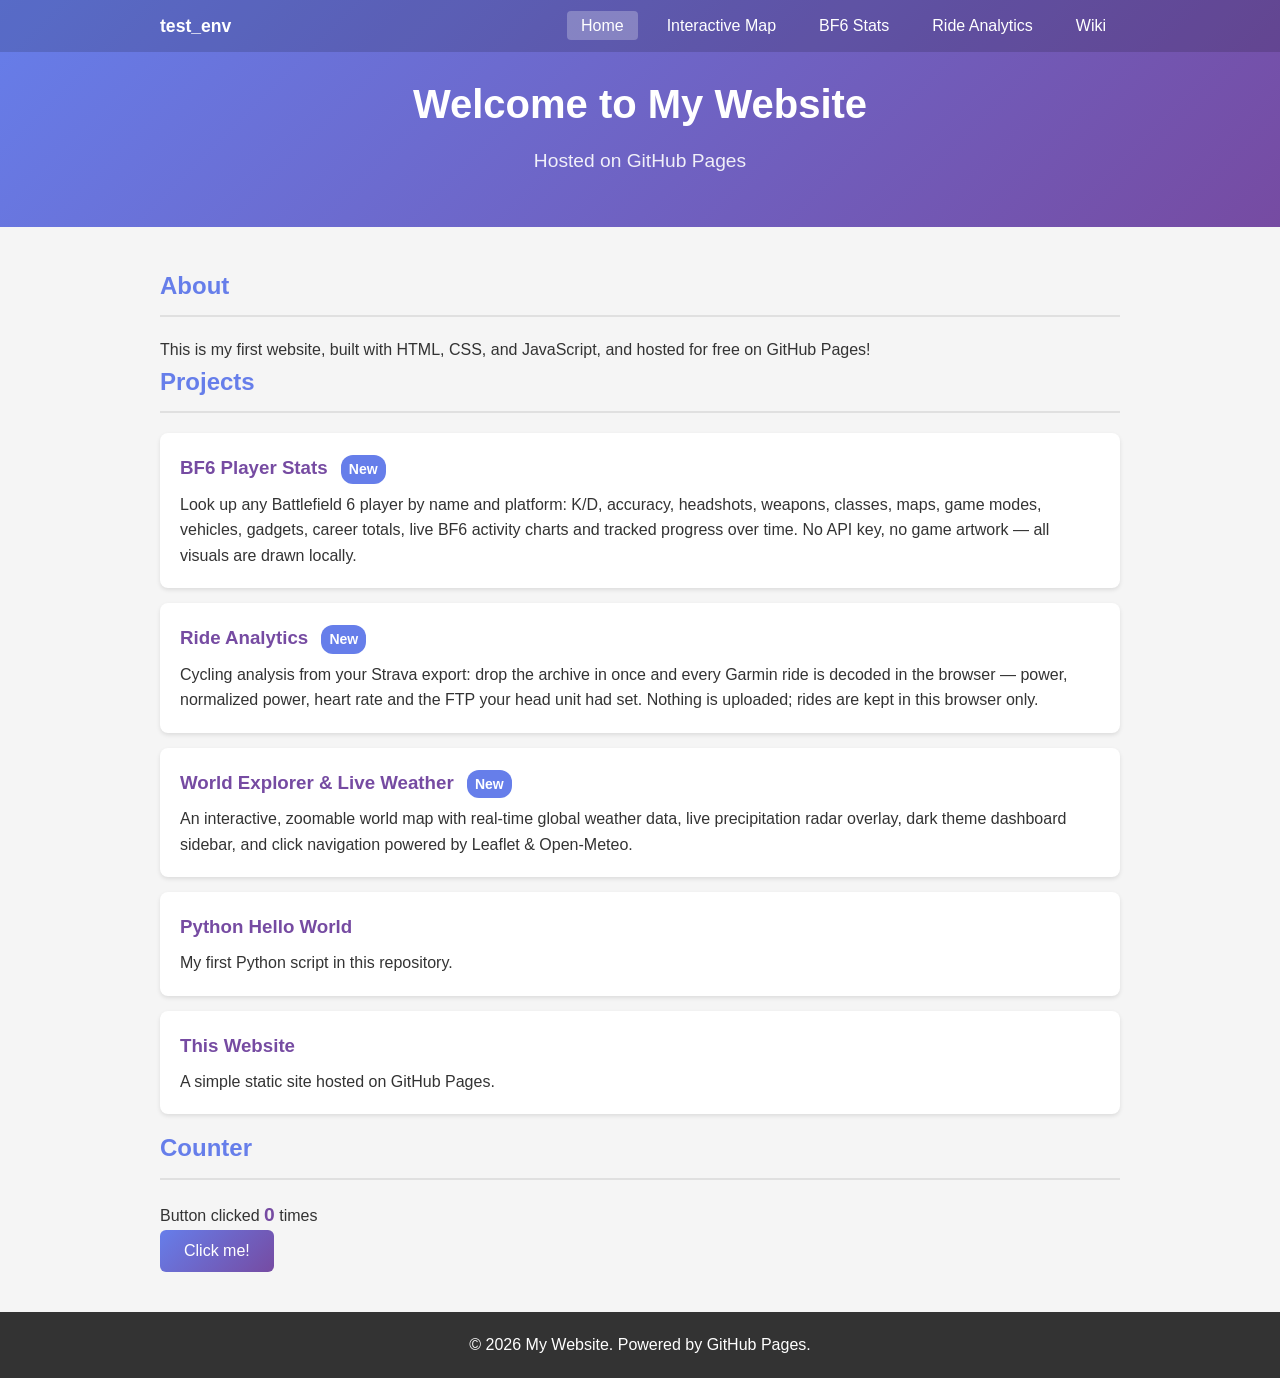
<file: index.html>
<!DOCTYPE html>
<html lang="en">
<head>
    <meta charset="UTF-8">
    <meta name="viewport" content="width=device-width, initial-scale=1.0">
    <title>My Website</title>
    <link rel="stylesheet" href="style.css?v=4">
</head>
<body>
    <header>
        <nav class="nav-bar">
            <div class="nav-container">
                <a href="index.html" class="nav-brand">test_env</a>
                <ul class="nav-links">
                    <li><a href="index.html" class="active">Home</a></li>
                    <li><a href="map.html">Interactive Map</a></li>
                    <li><a href="bf6.html">BF6 Stats</a></li>
                    <li><a href="strava.html">Ride Analytics</a></li>
                    <li><a href="wiki.html">Wiki</a></li>
                </ul>
            </div>
        </nav>
        <div class="container">
            <h1>Welcome to My Website</h1>
            <p class="subtitle">Hosted on GitHub Pages</p>
        </div>
    </header>

    <main>
        <section class="container">
            <h2>About</h2>
            <p>This is my first website, built with HTML, CSS, and JavaScript, and hosted for free on GitHub Pages!</p>
        </section>

        <section class="container">
            <h2>Projects</h2>
            <a href="bf6.html" class="project-card">
                <h3>BF6 Player Stats <span class="badge">New</span></h3>
                <p>Look up any Battlefield 6 player by name and platform: K/D, accuracy, headshots, weapons, classes, maps, game modes, vehicles, gadgets, career totals, live BF6 activity charts and tracked progress over time. No API key, no game artwork — all visuals are drawn locally.</p>
            </a>
            <a href="strava.html" class="project-card">
                <h3>Ride Analytics <span class="badge">New</span></h3>
                <p>Cycling analysis from your Strava export: drop the archive in once and every Garmin ride is decoded in the browser — power, normalized power, heart rate and the FTP your head unit had set. Nothing is uploaded; rides are kept in this browser only.</p>
            </a>
            <a href="map.html" class="project-card">
                <h3>World Explorer & Live Weather <span class="badge">New</span></h3>
                <p>An interactive, zoomable world map with real-time global weather data, live precipitation radar overlay, dark theme dashboard sidebar, and click navigation powered by Leaflet & Open-Meteo.</p>
            </a>
            <div class="project-card">
                <h3>Python Hello World</h3>
                <p>My first Python script in this repository.</p>
            </div>
            <div class="project-card">
                <h3>This Website</h3>
                <p>A simple static site hosted on GitHub Pages.</p>
            </div>
        </section>

        <section class="container">
            <h2>Counter</h2>
            <p>Button clicked <span id="counter">0</span> times</p>
            <button onclick="incrementCounter()">Click me!</button>
        </section>
    </main>

    <footer>
        <div class="container">
            <p>&copy; 2026 My Website. Powered by GitHub Pages.</p>
        </div>
    </footer>

    <script src="script.js?v=2"></script>
</body>
</html>
</file>
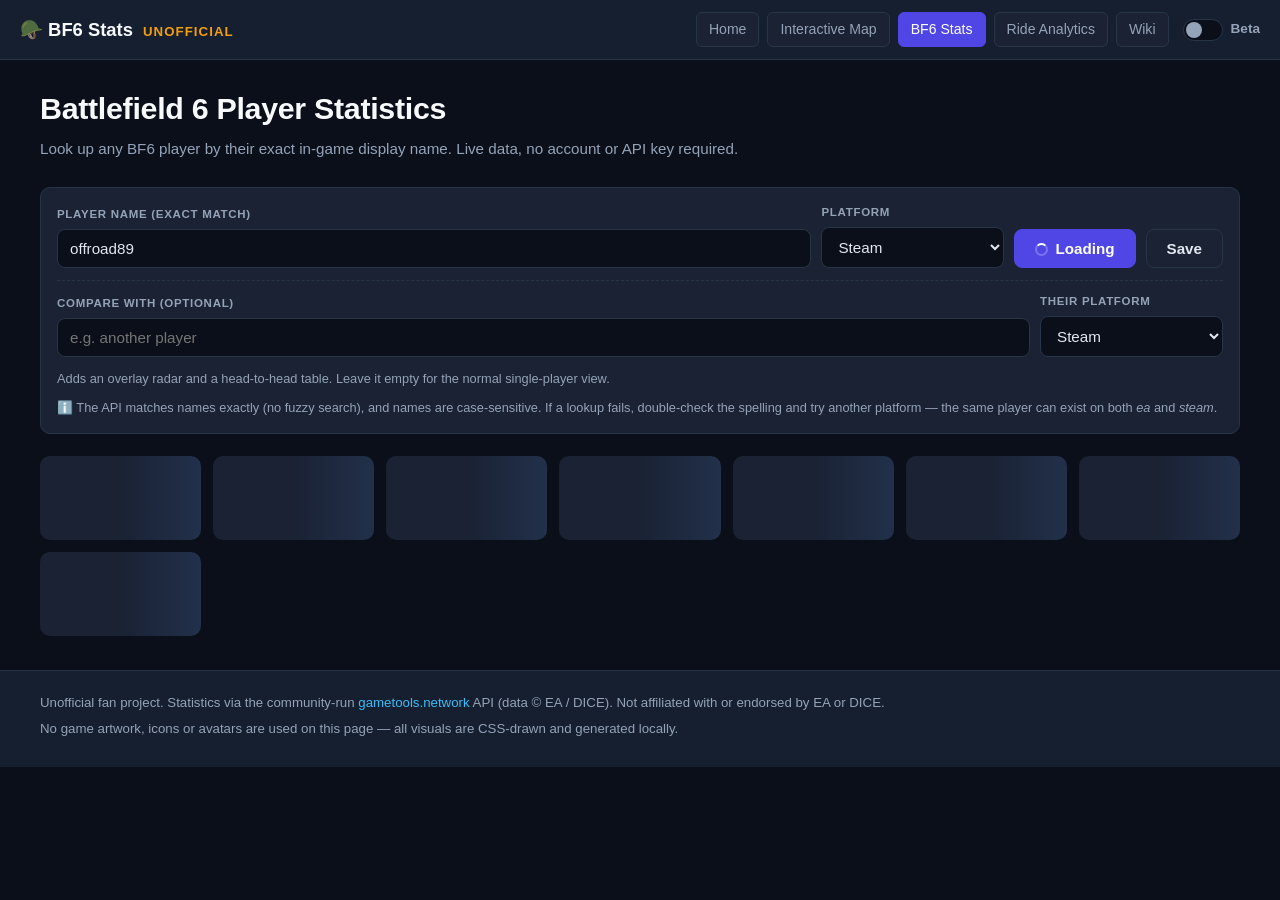
<file: bf6.html>
<!DOCTYPE html>
<html lang="en">
<head>
    <meta charset="UTF-8">
    <meta name="viewport" content="width=device-width, initial-scale=1.0">
    <title>BF6 Player Stats</title>
    <link rel="stylesheet" href="bf6.css?v=8">
</head>
<body class="bf6-page">
    <!-- Top bar -->
    <div class="bf-topbar">
        <div class="bf-inner bf-topbar-row">
            <a href="index.html" class="bf-brand">🪖 BF6 Stats <span class="bf-brand-sub">unofficial</span></a>
            <nav class="bf-navlinks">
                <a href="index.html">Home</a>
                <a href="map.html">Interactive Map</a>
                <a href="bf6.html" class="active">BF6 Stats</a>
                <a href="strava.html">Ride Analytics</a>
                <a href="wiki.html">Wiki</a>

                <!-- Stable <-> beta switch. Deliberately only on this page:
                     index.html, map.html and wiki.html are byte-identical in
                     both channels, so a switch on them would just take you to
                     the page you are already on. -->
                <label class="bf-switch" id="channelSwitch" hidden>
                    <input type="checkbox" id="channelToggle">
                    <span class="bf-switch-track"><span class="bf-switch-knob"></span></span>
                    <span class="bf-switch-text">Beta</span>
                </label>
            </nav>
        </div>
    </div>

    <div class="bf-inner">
        <!-- Hero -->
        <div class="bf-hero">
            <h1>Battlefield 6 Player Statistics</h1>
            <p>Look up any BF6 player by their exact in-game display name. Live data, no account or API key required.</p>
        </div>

        <!-- Search -->
        <form class="bf-search" id="bfSearchForm" autocomplete="off">
            <div class="bf-field grow">
                <label for="bfNameInput">Player name (exact match)</label>
                <input type="text" id="bfNameInput" name="name" placeholder="e.g. offroad89" required>
            </div>
            <div class="bf-field">
                <label for="bfPlatformSelect">Platform</label>
                <select id="bfPlatformSelect" name="platform"></select>
            </div>
            <div class="bf-field">
                <button type="submit" class="bf-btn" id="bfSubmitBtn">Search</button>
            </div>
            <div class="bf-field">
                <button type="button" class="bf-btn ghost" id="bfSaveBtn" aria-pressed="false">Save</button>
            </div>

            <!-- Optional second player. Its own row so it reads as an extra,
                 clearly secondary step rather than part of the main search. -->
            <div class="bf-search-row">
                <div class="bf-field grow">
                    <label for="bfCompareInput">Compare with (optional)</label>
                    <input type="text" id="bfCompareInput" name="vs" placeholder="e.g. another player" autocomplete="off">
                </div>
                <div class="bf-field">
                    <label for="bfComparePlatform">Their platform</label>
                    <select id="bfComparePlatform" name="vsplatform"></select>
                </div>
                <p class="bf-hint bf-compare-hint">
                    Adds an overlay radar and a head-to-head table. Leave it empty for the normal single-player view.
                </p>
            </div>

            <div class="bf-hint">
                ℹ️ The API matches names exactly (no fuzzy search), and names are case-sensitive. If a lookup fails,
                double-check the spelling and try another platform — the same player can exist on both <em>ea</em> and <em>steam</em>.
            </div>
        </form>

        <!-- Saved shortcuts -->
        <div class="bf-recent" id="bfSaved" style="display:none;"></div>

        <!-- Recent searches -->
        <div class="bf-recent" id="bfRecent" style="display:none;"></div>

        <!-- Status / error area -->
        <div id="bfStatus"></div>

        <!-- Says whose stats are still on screen when a refresh fails transiently -->
        <div id="bfStaleNotice"></div>

        <!-- Loading skeleton -->
        <div class="bf-skeleton" id="bfSkeleton" style="display:none;"></div>

        <!-- Results -->
        <div id="bfResults" style="display:none;">

            <!-- Identity -->
            <div class="bf-identity" id="bfIdentity"></div>

            <!-- Head to head. Only drawn when a second player was asked for;
                 it lives inside #bfResults so it is hidden automatically
                 whenever the main results are (a 404, for instance). -->
            <div class="bf-panel" id="bfComparePanel" style="display:none;">
                <div class="bf-panel-head">
                    <h2>⚔️ Head to Head <span class="bf-info" tabindex="0" title="The overlay uses exactly the same eight axes and the same ceilings as the Performance Profile above, so the two shapes are directly comparable. The table marks a leader only where higher is genuinely better: raw totals such as kills, deaths and score are volume, not skill, and are never counted as a win.">i</span></h2>
                    <span class="bf-count" id="bfCompareCount"></span>
                </div>
                <div class="bf-panel-body">
                    <!-- Loading / error slot. Deliberately separate from the
                         chart and table hosts below: clearing the whole panel
                         would delete those two nodes, and the renderers look
                         them up by id. -->
                    <div id="bfCompareNotice"></div>
                    <div class="bf-chart-grid">
                        <div>
                            <div class="bf-chart-figure">
                                <svg class="bf-radar-svg" id="bfCompareRadarSvg"></svg>
                            </div>
                            <div class="bf-chart-legend" id="bfCompareRadarLegend"></div>
                        </div>
                        <div id="bfCompareTable"></div>
                    </div>

                    <!-- Per-class comparison: playstyle mix, then K/D and KPM.
                         Same reasoning as the table above - shares describe
                         playstyle, rates describe performance, raw kills are
                         volume and are never treated as a win. -->
                    <div id="bfCompareClasses"></div>
                </div>
            </div>

            <!-- Overview stat cards -->
            <div class="bf-stat-grid" id="bfOverview"></div>

            <!-- Player highlights (from /bf6/profile/) -->
            <div class="bf-panel">
                <div class="bf-panel-head">
                    <h2>🏅 Player Highlights</h2>
                    <span class="bf-count" id="bfHighlightsSource"></span>
                </div>
                <div class="bf-panel-body" id="bfHighlights"></div>
            </div>

            <!-- Career / objective totals -->
            <div class="bf-panel">
                <div class="bf-panel-head">
                    <h2>📋 Career &amp; Objective Totals</h2>
                    <span class="bf-count" id="bfCareerMode"></span>
                </div>
                <div class="bf-panel-body" id="bfCareer"></div>
            </div>

            <!-- Player diagrams -->
            <div class="bf-chart-grid">
                <div class="bf-panel">
                    <div class="bf-panel-head">
                        <h2>🕸️ Performance Profile <span class="bf-info" tabindex="0" title="Eight core stats, each scored against a fixed ceiling chosen here as a display heuristic — K/D 3, accuracy 50 %, points/min 500, and so on. This is not a percentile and not a score relative to your own best. Points/min is derived from your lifetime score and recorded playtime, because the API reports no score rate at all. The real number is printed under every axis label, so the shape shows balance rather than raw totals.">i</span></h2>
                        <span class="bf-count">normalised 0-100</span>
                    </div>
                    <div class="bf-panel-body">
                        <div class="bf-chart-figure">
                            <svg class="bf-radar-svg" id="bfRadarSvg"></svg>
                        </div>
                        <div class="bf-chart-legend" id="bfRadarLegend"></div>
                    </div>
                </div>

                <div class="bf-panel">
                    <div class="bf-panel-head">
                        <h2>✨ XP Composition <span class="bf-info" tabindex="0" title="Your total XP split into performance and accolade earnings.">i</span></h2>
                    </div>
                    <div class="bf-panel-body">
                        <div class="bf-chart-figure">
                            <svg class="bf-donut-svg" id="bfXpDonutSvg"></svg>
                        </div>
                        <div class="bf-chart-legend" id="bfXpDonutLegend"></div>
                    </div>
                </div>

                <div class="bf-panel">
                    <div class="bf-panel-head">
                        <h2>🎯 Kills by Type <span class="bf-info" tabindex="0" title="How your kills divide across infantry, vehicles, gadgets and melee.">i</span></h2>
                    </div>
                    <div class="bf-panel-body">
                        <div class="bf-chart-figure">
                            <svg class="bf-donut-svg" id="bfKillDonutSvg"></svg>
                        </div>
                        <div class="bf-chart-legend" id="bfKillDonutLegend"></div>
                    </div>
                </div>
            </div>

            <div class="bf-chart-grid">
                <div class="bf-panel">
                    <div class="bf-panel-head">
                        <h2>🎖️ Time per Class <span class="bf-info" tabindex="0" title="How long you have played as each class.">i</span></h2>
                    </div>
                    <div class="bf-panel-body" id="bfClassTime"></div>
                </div>

                <div class="bf-panel">
                    <div class="bf-panel-head">
                        <h2>🕹️ Time per Mode <span class="bf-info" tabindex="0" title="How long you have played in each game mode, plus time in vehicles.">i</span></h2>
                    </div>
                    <div class="bf-panel-body" id="bfModeTime"></div>
                </div>

                <div class="bf-panel">
                    <div class="bf-panel-head">
                        <h2>🔫 Kills per Weapon Class <span class="bf-info" tabindex="0" title="Total kills credited to each weapon class, such as AR, SMG and LMG.">i</span></h2>
                    </div>
                    <div class="bf-panel-body" id="bfWeaponClassKills"></div>
                </div>
            </div>

            <div class="bf-chart-grid">
                <div class="bf-panel">
                    <div class="bf-panel-head">
                        <h2>⚖️ Mode Comparison <span class="bf-info" tabindex="0" title="K/D, score and kills side by side for every mode you have played.">i</span></h2>
                        <span class="bf-count" id="bfModeCompareCount"></span>
                    </div>
                    <div class="bf-panel-body" id="bfModeCompare"></div>
                </div>

                <div class="bf-panel">
                    <div class="bf-panel-head">
                        <h2>🎯 Weapon Performance <span class="bf-info" tabindex="0" title="Each dot is one weapon: right is more kills, up is better accuracy, and a bigger dot means more shots fired.">i</span></h2>
                        <span class="bf-count">kills vs accuracy</span>
                    </div>
                    <div class="bf-panel-body">
                        <div class="bf-chart-figure">
                            <svg class="bf-scatter-svg" id="bfWeaponScatter"></svg>
                        </div>
                        <div class="bf-chart-legend" id="bfWeaponScatterLegend"></div>
                    </div>
                </div>

                <div class="bf-panel">
                    <div class="bf-panel-head">
                        <h2>💥 Damage &amp; Assist Breakdown <span class="bf-info" tabindex="0" title="Where your damage and assists went - to infantry, to vehicles, or from a vehicle.">i</span></h2>
                    </div>
                    <div class="bf-panel-body" id="bfDamageBreakdown"></div>
                </div>
            </div>

            <!-- Playstyle, support and objective breakdowns -->
            <div class="bf-chart-grid">
                <div class="bf-panel">
                    <div class="bf-panel-head">
                        <h2>🗺 Map Win Rate <span class="bf-info" tabindex="0" title="Win rate on each map, best first. Bar length is the win rate and the label shows matches played.">i</span></h2>
                        <span class="bf-count">best win rate first</span>
                    </div>
                    <div class="bf-panel-body" id="bfMapPerf"></div>
                </div>

                <div class="bf-panel">
                    <div class="bf-panel-head">
                        <h2>🎯 Aim and Kill Style <span class="bf-info" tabindex="0" title="How your weapon kills split between aiming down sights and hipfire, then the context your other kills came from.">i</span></h2>
                    </div>
                    <div class="bf-panel-body">
                        <div class="bf-chart-figure">
                            <svg class="bf-donut-svg" id="bfAimDonutSvg"></svg>
                        </div>
                        <div class="bf-chart-legend" id="bfAimDonutLegend"></div>
                        <div id="bfKillContext" style="margin-top:14px;"></div>
                    </div>
                </div>

                <div class="bf-panel">
                    <div class="bf-panel-head">
                        <h2>🤝 Team Play <span class="bf-info" tabindex="0" title="Support actions you performed for your squad and team, largest first.">i</span></h2>
                    </div>
                    <div class="bf-panel-body" id="bfTeamPlay"></div>
                </div>

                <div class="bf-panel">
                    <div class="bf-panel-head">
                        <h2>🏁 Objective Play <span class="bf-info" tabindex="0" title="Objective actions you completed, plus the time you spent defending versus attacking objectives.">i</span></h2>
                    </div>
                    <div class="bf-panel-body" id="bfObjective"></div>
                </div>
            </div>
            <!-- Tracked progress (client-side snapshots) -->
            <div class="bf-panel">
                <div class="bf-panel-head">
                    <h2>📊 My Tracked Progress <span class="bf-info" tabindex="0" title="Your own K/D, accuracy, win rate or kills per minute, recorded each time you run a lookup in this browser.">i</span></h2>
                    <div class="bf-chart-head">
                        <div class="bf-toggle-group" id="bfTrendMetric">
                            <button type="button" data-metric="kd" class="active">K/D</button>
                            <button type="button" data-metric="accuracy">Accuracy</button>
                            <button type="button" data-metric="winPercent">Win rate</button>
                            <button type="button" data-metric="killsPerMinute">Kills/min</button>
                        </div>
                    </div>
                </div>
                <div class="bf-chart-box">
                    <svg class="bf-chart-svg" id="bfTrendSvg" preserveAspectRatio="none"></svg>
                </div>
                <div class="bf-chart-legend" id="bfTrendLegend"></div>
            </div>

            <!-- Sessions built from local snapshot deltas (the API has no match list) -->
            <div class="bf-panel" id="bfSessionLogPanel" style="display:none;">
                <div class="bf-panel-head">
                    <h2>🗓 My Sessions <span class="bf-info" tabindex="0" title="Each row is everything you played between two checks of this page, taken from your local snapshots.">i</span></h2>
                    <span class="bf-count" id="bfSessionLogCount"></span>
                </div>
                <div class="bf-panel-body flush">
                    <div class="bf-table-wrap">
                        <table class="bf-table">
                            <thead>
                                <tr id="bfSessionLogHead"></tr>
                            </thead>
                            <tbody id="bfSessionLogBody"></tbody>
                        </table>
                    </div>
                </div>
                <div class="bf-panel-body" id="bfSessionLogSummary"></div>
            </div>
            <!-- Weapons -->
            <div class="bf-panel">
                <div class="bf-panel-head">
                    <h2>🔫 Weapons</h2>
                    <span class="bf-count">Click a column header to sort · <span id="bfWeaponCount"></span></span>
                </div>
                <div class="bf-panel-body flush">
                    <div class="bf-table-wrap">
                        <table class="bf-table" id="bfWeaponsTable">
                            <thead>
                                <tr id="bfWeaponsHead"></tr>
                            </thead>
                            <tbody id="bfWeaponsBody"></tbody>
                        </table>
                    </div>
                </div>
            </div>

            <div class="bf-split">
                <!-- Weapon groups -->
                <div class="bf-panel">
                    <div class="bf-panel-head">
                        <h2>🗂️ Weapon Groups</h2>
                    </div>
                    <div class="bf-panel-body" id="bfWeaponGroups"></div>
                </div>

                <!-- Classes -->
                <div class="bf-panel">
                    <div class="bf-panel-head">
                        <h2>🎖️ Classes</h2>
                    </div>
                    <div class="bf-panel-body" id="bfClasses"></div>
                </div>
            </div>

            <div class="bf-split">
                <!-- Game modes -->
                <div class="bf-panel">
                    <div class="bf-panel-head">
                        <h2>🕹️ Game Modes</h2>
                    </div>
                    <div class="bf-panel-body flush">
                        <div class="bf-table-wrap">
                            <table class="bf-table">
                                <thead>
                                    <tr id="bfGameModesHead"></tr>
                                </thead>
                                <tbody id="bfGameModesBody"></tbody>
                            </table>
                        </div>
                    </div>
                </div>

                <!-- Maps -->
                <div class="bf-panel">
                    <div class="bf-panel-head">
                        <h2>🗺️ Maps</h2>
                    </div>
                    <div class="bf-panel-body flush">
                        <div class="bf-table-wrap">
                            <table class="bf-table">
                                <thead>
                                    <tr id="bfMapsHead"></tr>
                                </thead>
                                <tbody id="bfMapsBody"></tbody>
                            </table>
                        </div>
                    </div>
                </div>
            </div>

            <div class="bf-split">
                <!-- Vehicles -->
                <div class="bf-panel">
                    <div class="bf-panel-head">
                        <h2>🚁 Vehicles &amp; Archetypes</h2>
                    </div>
                    <div class="bf-panel-body flush">
                        <div class="bf-table-wrap">
                            <table class="bf-table" id="bfVehiclesTable">
                                <thead>
                                    <tr id="bfVehiclesHead"></tr>
                                </thead>
                                <tbody id="bfVehiclesBody"></tbody>
                            </table>
                        </div>
                    </div>
                </div>

                <!-- Gadgets -->
                <div class="bf-panel">
                    <div class="bf-panel-head">
                        <h2>🧰 Gadgets</h2>
                    </div>
                    <div class="bf-panel-body flush">
                        <div class="bf-table-wrap">
                            <table class="bf-table" id="bfGadgetsTable">
                                <thead>
                                    <tr id="bfGadgetsHead"></tr>
                                </thead>
                                <tbody id="bfGadgetsBody"></tbody>
                            </table>
                        </div>
                    </div>
                </div>
            </div>

            <!-- Melee -->
            <div class="bf-panel">
                <div class="bf-panel-head">
                    <h2>🔪 Melee</h2>
                </div>
                <div class="bf-panel-body" id="bfMelee"></div>
            </div>

            <!-- Live activity chart -->
            <div class="bf-panel">
                <div class="bf-panel-head">
                    <h2>📈 Live BF6 Activity <span class="bf-info" tabindex="0" title="How many players were in BF6 each hour over the last week. Live shared data, not your own play.">i</span></h2>
                    <div class="bf-chart-head">
                        <div class="bf-toggle-group" id="bfActivityRange">
                            <button type="button" data-days="1">24 h</button>
                            <button type="button" data-days="7" class="active">7 d</button>
                            <button type="button" data-days="30">30 d</button>
                        </div>
                    </div>
                </div>
                <div class="bf-chart-box">
                    <svg class="bf-chart-svg" id="bfActivitySvg" preserveAspectRatio="none"></svg>
                </div>
                <div class="bf-chart-legend" id="bfActivityLegend"><span>Loading activity…</span></div>
            </div>

            <!-- Round-by-round session history (hidden when unavailable) -->
            <div class="bf-panel" id="bfSessionsPanel" style="display:none;">
                <div class="bf-panel-head">
                    <h2>🗓️ Session History</h2>
                    <span class="bf-count" id="bfSessionsCount"></span>
                </div>
                <div class="bf-panel-body flush">
                    <div class="bf-table-wrap">
                        <table class="bf-table">
                            <thead>
                                <tr id="bfSessionsHead"></tr>
                            </thead>
                            <tbody id="bfSessionsBody"></tbody>
                        </table>
                    </div>
                </div>
            </div>

        </div><!-- /#bfResults -->
    </div><!-- /.bf-inner -->

    <div class="bf-footer">
        <div class="bf-inner">
            <p>
                Unofficial fan project. Statistics via the community-run
                <a href="https://api.gametools.network/docs" target="_blank" rel="noopener">gametools.network</a> API
                (data © EA / DICE). Not affiliated with or endorsed by EA or DICE.
            </p>
            <p>
                No game artwork, icons or avatars are used on this page — all visuals are CSS-drawn and generated locally.
            </p>
        </div>
    </div>

    <script src="bf6.js?v=11"></script>
    <script>
        /* Stable <-> beta channel switch. Every link in this site is relative,
           so the same page exists one directory up (stable) or one down (beta)
           and flipping the switch keeps you on the page you are reading.

           A single URL can only ever serve one build, so this has to navigate
           rather than swap content in place. The checkbox state reflects the
           channel you are actually on, which is what makes the control honest:
           off on /, on on /beta/. */
        (function () {
            var sw = document.getElementById('channelSwitch');
            var box = document.getElementById('channelToggle');
            if (!sw || !box) return;

            var onBeta = /\/beta(\/|$)/.test(window.location.pathname);
            var page = window.location.pathname.split('/').pop() || 'index.html';

            box.checked = onBeta;
            sw.hidden = false;
            sw.title = onBeta
                ? 'On the beta preview — switch back to the stable site'
                : 'Switch to the beta preview of this page';

            box.addEventListener('change', function () {
                window.location.href = box.checked ? ('beta/' + page) : ('../' + page);
            });
        }());
    </script>
</body>
</html>
</file>
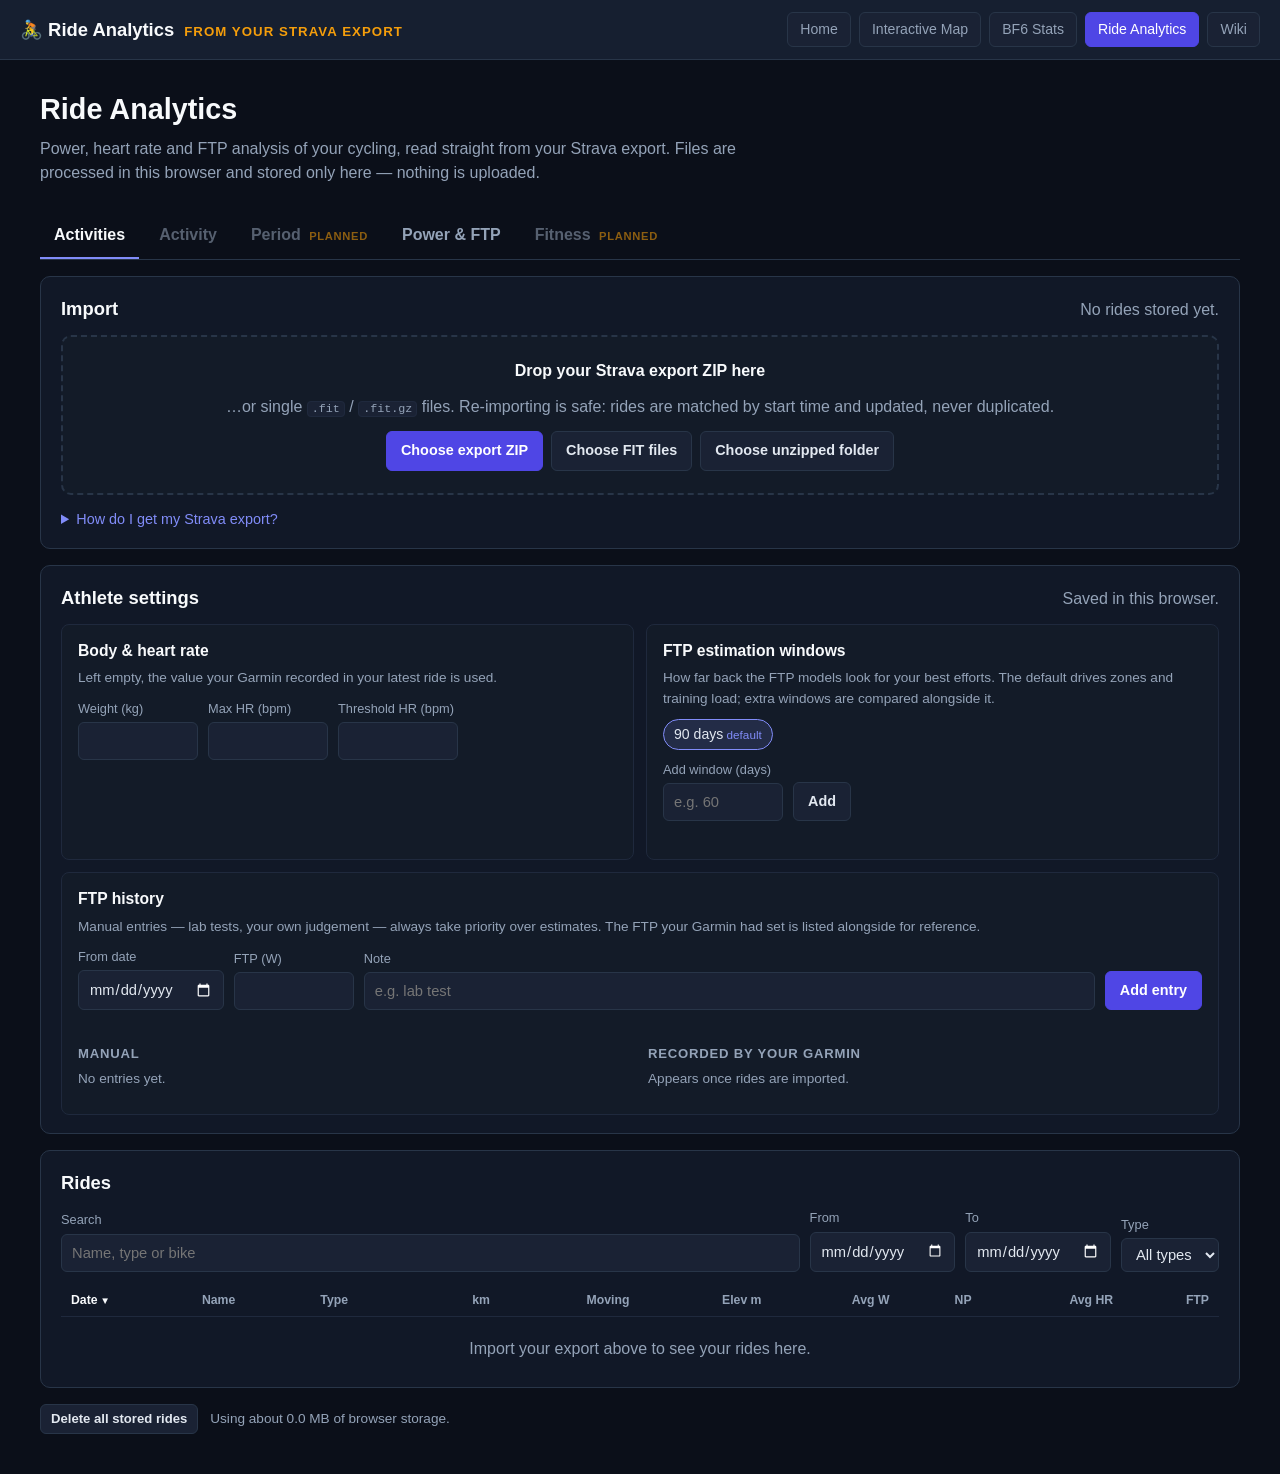
<file: strava.html>
<!DOCTYPE html>
<html lang="en">
<head>
    <meta charset="UTF-8">
    <meta name="viewport" content="width=device-width, initial-scale=1.0">
    <title>Ride Analytics</title>
    <link rel="stylesheet" href="strava.css?v=4">
</head>
<body class="ra-page">
    <!-- Top bar -->
    <div class="ra-topbar">
        <div class="ra-inner ra-topbar-row">
            <a href="index.html" class="ra-brand">🚴 Ride Analytics <span class="ra-brand-sub">from your Strava export</span></a>
            <nav class="ra-navlinks">
                <a href="index.html">Home</a>
                <a href="map.html">Interactive Map</a>
                <a href="bf6.html">BF6 Stats</a>
                <a href="strava.html" class="active">Ride Analytics</a>
                <a href="wiki.html">Wiki</a>
            </nav>
        </div>
    </div>

    <div class="ra-inner">
        <div class="ra-hero">
            <h1>Ride Analytics</h1>
            <p>Power, heart rate and FTP analysis of your cycling, read straight from your Strava export.
               Files are processed in this browser and stored only here — nothing is uploaded.</p>
        </div>

        <!-- The five views. Only the first two exist so far; the rest are
             shown disabled so the page already reads as its final shape. -->
        <div class="ra-tabs" role="tablist" aria-label="Views">
            <button type="button" role="tab" class="ra-tab" id="raTabActivities" data-view="activities" aria-selected="true">Activities</button>
            <button type="button" role="tab" class="ra-tab" id="raTabActivity" data-view="activity" aria-selected="false" disabled>Activity</button>
            <button type="button" role="tab" class="ra-tab" data-view="period" aria-selected="false" disabled>Period <span class="ra-soon">planned</span></button>
            <button type="button" role="tab" class="ra-tab" id="raTabPower" data-view="power" aria-selected="false">Power &amp; FTP</button>
            <button type="button" role="tab" class="ra-tab" data-view="fitness" aria-selected="false" disabled>Fitness <span class="ra-soon">planned</span></button>
        </div>

        <!-- ============================ ACTIVITIES ============================ -->
        <section class="ra-view" id="raViewActivities" role="tabpanel" aria-labelledby="raTabActivities">

            <!-- Import -->
            <div class="ra-panel" id="raImportPanel">
                <div class="ra-panel-head">
                    <h2>Import</h2>
                    <span class="ra-muted" id="raLibrarySummary">No rides stored yet.</span>
                </div>

                <div class="ra-drop" id="raDropZone" tabindex="0">
                    <p class="ra-drop-title">Drop your Strava export ZIP here</p>
                    <p class="ra-muted">…or single <code>.fit</code> / <code>.fit.gz</code> files. Re-importing is safe: rides are matched by start time and updated, never duplicated.</p>
                    <div class="ra-drop-buttons">
                        <label class="ra-btn">Choose export ZIP
                            <input type="file" id="raZipInput" accept=".zip,application/zip" hidden>
                        </label>
                        <label class="ra-btn ghost">Choose FIT files
                            <input type="file" id="raFitInput" accept=".fit,.gz" multiple hidden>
                        </label>
                        <label class="ra-btn ghost">Choose unzipped folder
                            <input type="file" id="raFolderInput" webkitdirectory hidden>
                        </label>
                    </div>
                </div>

                <div class="ra-progress" id="raProgress" hidden>
                    <div class="ra-progress-bar"><span id="raProgressFill"></span></div>
                    <div class="ra-progress-row">
                        <span id="raProgressText">Reading…</span>
                        <button type="button" class="ra-btn ghost small" id="raCancelBtn">Cancel</button>
                    </div>
                </div>

                <div class="ra-report" id="raReport" hidden></div>

                <details class="ra-help">
                    <summary>How do I get my Strava export?</summary>
                    <ol>
                        <li>On strava.com open <em>Settings → My Account → Download or Delete Your Account → Get Started</em>.</li>
                        <li>Under <em>Download Request</em> click <em>Request your archive</em>. Strava emails a link, usually within a few hours.</li>
                        <li>Drop the downloaded ZIP above. It can be large (photos are included); only <code>activities.csv</code> and the files in <code>activities/</code> are read.</li>
                    </ol>
                    <p class="ra-muted">Cycling only for now: runs and other sports are counted and skipped. Garmin <code>.fit</code> files are supported; older <code>.gpx</code>/<code>.tcx</code> rides are listed as skipped.</p>
                </details>
            </div>

            <!-- Settings -->
            <div class="ra-panel">
                <div class="ra-panel-head">
                    <h2>Athlete settings</h2>
                    <span class="ra-muted">Saved in this browser.</span>
                </div>

                <div class="ra-settings-grid">
                    <div class="ra-subpanel">
                        <h3>Body &amp; heart rate</h3>
                        <p class="ra-muted small">Left empty, the value your Garmin recorded in your latest ride is used.</p>
                        <div class="ra-form-row">
                            <label class="ra-field">Weight (kg)
                                <input type="number" id="raWeight" min="30" max="200" step="0.1" inputmode="decimal">
                            </label>
                            <label class="ra-field">Max HR (bpm)
                                <input type="number" id="raMaxHr" min="100" max="230" step="1" inputmode="numeric">
                            </label>
                            <label class="ra-field">Threshold HR (bpm)
                                <input type="number" id="raLthr" min="80" max="220" step="1" inputmode="numeric">
                            </label>
                        </div>
                    </div>

                    <div class="ra-subpanel">
                        <h3>FTP estimation windows</h3>
                        <p class="ra-muted small">How far back the FTP models look for your best efforts. The default drives zones and training load; extra windows are compared alongside it.</p>
                        <div class="ra-chips" id="raWindowChips"></div>
                        <form class="ra-form-row" id="raWindowForm">
                            <label class="ra-field">Add window (days)
                                <input type="number" id="raWindowInput" min="7" max="730" step="1" placeholder="e.g. 60" inputmode="numeric">
                            </label>
                            <button type="submit" class="ra-btn ghost">Add</button>
                        </form>
                        <p class="ra-field-error" id="raWindowError" role="alert"></p>
                    </div>

                    <div class="ra-subpanel wide">
                        <h3>FTP history</h3>
                        <p class="ra-muted small">Manual entries — lab tests, your own judgement — always take priority over estimates. The FTP your Garmin had set is listed alongside for reference.</p>
                        <form class="ra-form-row" id="raFtpForm">
                            <label class="ra-field">From date
                                <input type="date" id="raFtpDate" required>
                            </label>
                            <label class="ra-field">FTP (W)
                                <input type="number" id="raFtpWatts" min="50" max="600" step="1" required inputmode="numeric">
                            </label>
                            <label class="ra-field grow">Note
                                <input type="text" id="raFtpNote" maxlength="80" placeholder="e.g. lab test">
                            </label>
                            <button type="submit" class="ra-btn">Add entry</button>
                        </form>
                        <p class="ra-field-error" id="raFtpError" role="alert"></p>
                        <div class="ra-two-col">
                            <div>
                                <h4>Manual</h4>
                                <div id="raFtpManual"></div>
                            </div>
                            <div>
                                <h4>Recorded by your Garmin</h4>
                                <div id="raFtpDevice"></div>
                            </div>
                        </div>
                    </div>
                </div>
            </div>

            <!-- Activity list -->
            <div class="ra-panel">
                <div class="ra-panel-head">
                    <h2>Rides</h2>
                    <span class="ra-muted" id="raListCount"></span>
                </div>
                <div class="ra-filters">
                    <label class="ra-field grow">Search
                        <input type="search" id="raSearch" placeholder="Name, type or bike">
                    </label>
                    <label class="ra-field">From
                        <input type="date" id="raFrom">
                    </label>
                    <label class="ra-field">To
                        <input type="date" id="raTo">
                    </label>
                    <label class="ra-field">Type
                        <select id="raType"><option value="">All types</option></select>
                    </label>
                </div>
                <div class="ra-table-wrap">
                    <table class="ra-table" id="raTable">
                        <thead>
                            <tr>
                                <th data-sort="startUnix" class="sorted desc">Date</th>
                                <th data-sort="name">Name</th>
                                <th data-sort="type">Type</th>
                                <th data-sort="distanceM" class="num">km</th>
                                <th data-sort="movingSec" class="num">Moving</th>
                                <th data-sort="ascentM" class="num">Elev m</th>
                                <th data-sort="avgPower" class="num">Avg W</th>
                                <th data-sort="np" class="num">NP</th>
                                <th data-sort="avgHr" class="num">Avg HR</th>
                                <th data-sort="deviceFtp" class="num" title="FTP set on your Garmin for that ride">FTP</th>
                            </tr>
                        </thead>
                        <tbody></tbody>
                        <tfoot></tfoot>
                    </table>
                </div>
                <p class="ra-empty" id="raEmpty">Import your export above to see your rides here.</p>
                <button type="button" class="ra-btn ghost" id="raMoreBtn" hidden>Show more</button>
            </div>

            <div class="ra-danger">
                <button type="button" class="ra-btn ghost small" id="raClearBtn">Delete all stored rides</button>
                <span class="ra-muted small" id="raStorage"></span>
            </div>
        </section>

        <!-- ============================= ACTIVITY ============================= -->
        <section class="ra-view" id="raViewActivity" role="tabpanel" hidden>
            <div class="ra-panel">
                <div class="ra-panel-head">
                    <div>
                        <h2 id="raActName">—</h2>
                        <span class="ra-muted" id="raActMeta"></span>
                    </div>
                    <div class="ra-head-actions">
                        <button type="button" class="ra-btn ghost small" id="raRampBtn" aria-pressed="false" hidden>Mark as ramp test</button>
                        <button type="button" class="ra-btn ghost small" id="raExcludeBtn" aria-pressed="false" hidden>Exclude from power analysis</button>
                        <button type="button" class="ra-btn ghost small" id="raBackBtn">← All rides</button>
                    </div>
                </div>
                <div class="ra-tiles" id="raActTiles"></div>
                <p class="ra-muted small" id="raActStreams"></p>
            </div>

            <div class="ra-panel">
                <div class="ra-panel-head">
                    <h2>Ride data</h2>
                    <div class="ra-form-row">
                        <label class="ra-field">X axis
                            <select id="raXAxis">
                                <option value="time">Time</option>
                                <option value="distance">Distance</option>
                            </select>
                        </label>
                        <label class="ra-field">Power smoothing
                            <select id="raSmooth">
                                <option value="1">None</option>
                                <option value="10">10 s</option>
                                <option value="30" selected>30 s</option>
                            </select>
                        </label>
                    </div>
                </div>
                <div class="ra-readout" id="raReadout" aria-live="off"></div>
                <div class="ra-chart" id="raChart"></div>
                <p class="ra-muted small">Move across the chart to read values; the route marker follows. Hover a best effort to highlight it.</p>
            </div>

            <div class="ra-act-grid">
                <div class="ra-panel">
                    <div class="ra-panel-head">
                        <h2>Route</h2>
                    </div>
                    <div class="ra-map" id="raMap"></div>
                    <p class="ra-muted small">Drawn from your GPS samples only — no map tiles are loaded, so your location never leaves this browser.</p>
                </div>

                <div class="ra-panel">
                    <div class="ra-panel-head">
                        <h2>Best efforts</h2>
                        <span class="ra-muted small" id="raBestNote"></span>
                    </div>
                    <div class="ra-table-wrap">
                        <table class="ra-table compact" id="raBest">
                            <thead><tr><th>Duration</th><th class="num">Power</th><th class="num">W/kg</th><th class="num">% FTP</th><th class="num">At</th></tr></thead>
                            <tbody></tbody>
                        </table>
                    </div>
                </div>
            </div>

            <div class="ra-act-grid">
                <div class="ra-panel">
                    <div class="ra-panel-head">
                        <h2>Power zones</h2>
                        <span class="ra-muted small" id="raPowerZoneNote"></span>
                    </div>
                    <div class="ra-zones" id="raPowerZones"></div>
                </div>
                <div class="ra-panel">
                    <div class="ra-panel-head">
                        <h2>Heart rate zones</h2>
                        <span class="ra-muted small" id="raHrZoneNote"></span>
                    </div>
                    <div class="ra-zones" id="raHrZones"></div>
                </div>
            </div>
        </section>

        <!-- ============================ POWER & FTP =========================== -->
        <section class="ra-view" id="raViewPower" role="tabpanel" aria-labelledby="raTabPower" hidden>
            <div class="ra-panel">
                <div class="ra-panel-head">
                    <div>
                        <h2>FTP</h2>
                        <div class="ra-ftp-current" id="raFtpCurrent"></div>
                    </div>
                    <div class="ra-form-row">
                        <label class="ra-field">Window
                            <select id="raFtpWindow"></select>
                        </label>
                        <label class="ra-field">Model used for zones &amp; load
                            <select id="raFtpModel"></select>
                        </label>
                    </div>
                </div>
                <div class="ra-table-wrap">
                    <table class="ra-table compact ra-ftp-table" id="raFtpTable">
                        <thead><tr><th>Model</th><th class="num">Today</th><th class="num">W/kg</th><th>Based on</th><th></th><th></th></tr></thead>
                        <tbody></tbody>
                    </table>
                </div>
                <div class="ra-subpanel ra-ftp-windows" id="raFtpWindows" hidden></div>

                <h3 class="ra-section-title">Over time</h3>
                <div class="ra-legend" id="raFtpLegend"></div>
                <div class="ra-readout" id="raFtpReadout"></div>
                <div class="ra-chart" id="raFtpChart"></div>
                <p class="ra-muted small">Zones and training load use: a manual entry for <em>default window</em> days after its date; otherwise the chosen model on the default window, as of the day before each ride; otherwise your Garmin's value. The window menu only changes what this panel shows — the default is set in the athlete settings.</p>
            </div>

            <div class="ra-panel">
                <div class="ra-panel-head">
                    <div>
                        <h2>Power curve</h2>
                        <span class="ra-muted small" id="raCurveSummary"></span>
                    </div>
                    <div class="ra-form-row">
                        <label class="ra-field">Period
                            <select id="raCurvePeriod"></select>
                        </label>
                        <label class="ra-field">Compare with
                            <select id="raCurveCompare">
                                <option value="best">All-time best</option>
                                <option value="previous">Previous period</option>
                                <option value="none">Nothing</option>
                            </select>
                        </label>
                        <label class="ra-field">Units
                            <select id="raCurveUnits">
                                <option value="w">Watts</option>
                                <option value="wkg">W/kg</option>
                            </select>
                        </label>
                    </div>
                </div>
                <div class="ra-form-row ra-curve-custom" id="raCurveCustom" hidden>
                    <label class="ra-field">From <input type="date" id="raCurveFrom"></label>
                    <label class="ra-field">To <input type="date" id="raCurveTo"></label>
                </div>
                <p class="ra-muted small" id="raCurveStatus" role="status"></p>
                <div class="ra-legend" id="raCurveLegend"></div>
                <div class="ra-readout" id="raCurveReadout"></div>
                <div class="ra-chart" id="raCurveChart"></div>
                <p class="ra-muted small">Best average power for every duration from 1 s to 6 h, on cleaned power, with pauses counting as zero so no effort spans a stop. Each point is the best single effort across all rides in the period.</p>
            </div>

            <div class="ra-panel">
                <div class="ra-panel-head">
                    <h2>Key durations</h2>
                </div>
                <div class="ra-table-wrap">
                    <table class="ra-table compact" id="raCurveTable">
                        <thead><tr><th>Duration</th><th class="num">Best</th><th class="num">W/kg</th><th>Set in</th><th class="num">Compare</th><th class="num">Δ</th></tr></thead>
                        <tbody></tbody>
                    </table>
                </div>
                <div class="ra-subpanel ra-excluded" id="raExcluded" hidden></div>
                
            </div>
        </section>
    </div>

    <script src="strava.js?v=4"></script>
</body>
</html>
</file>
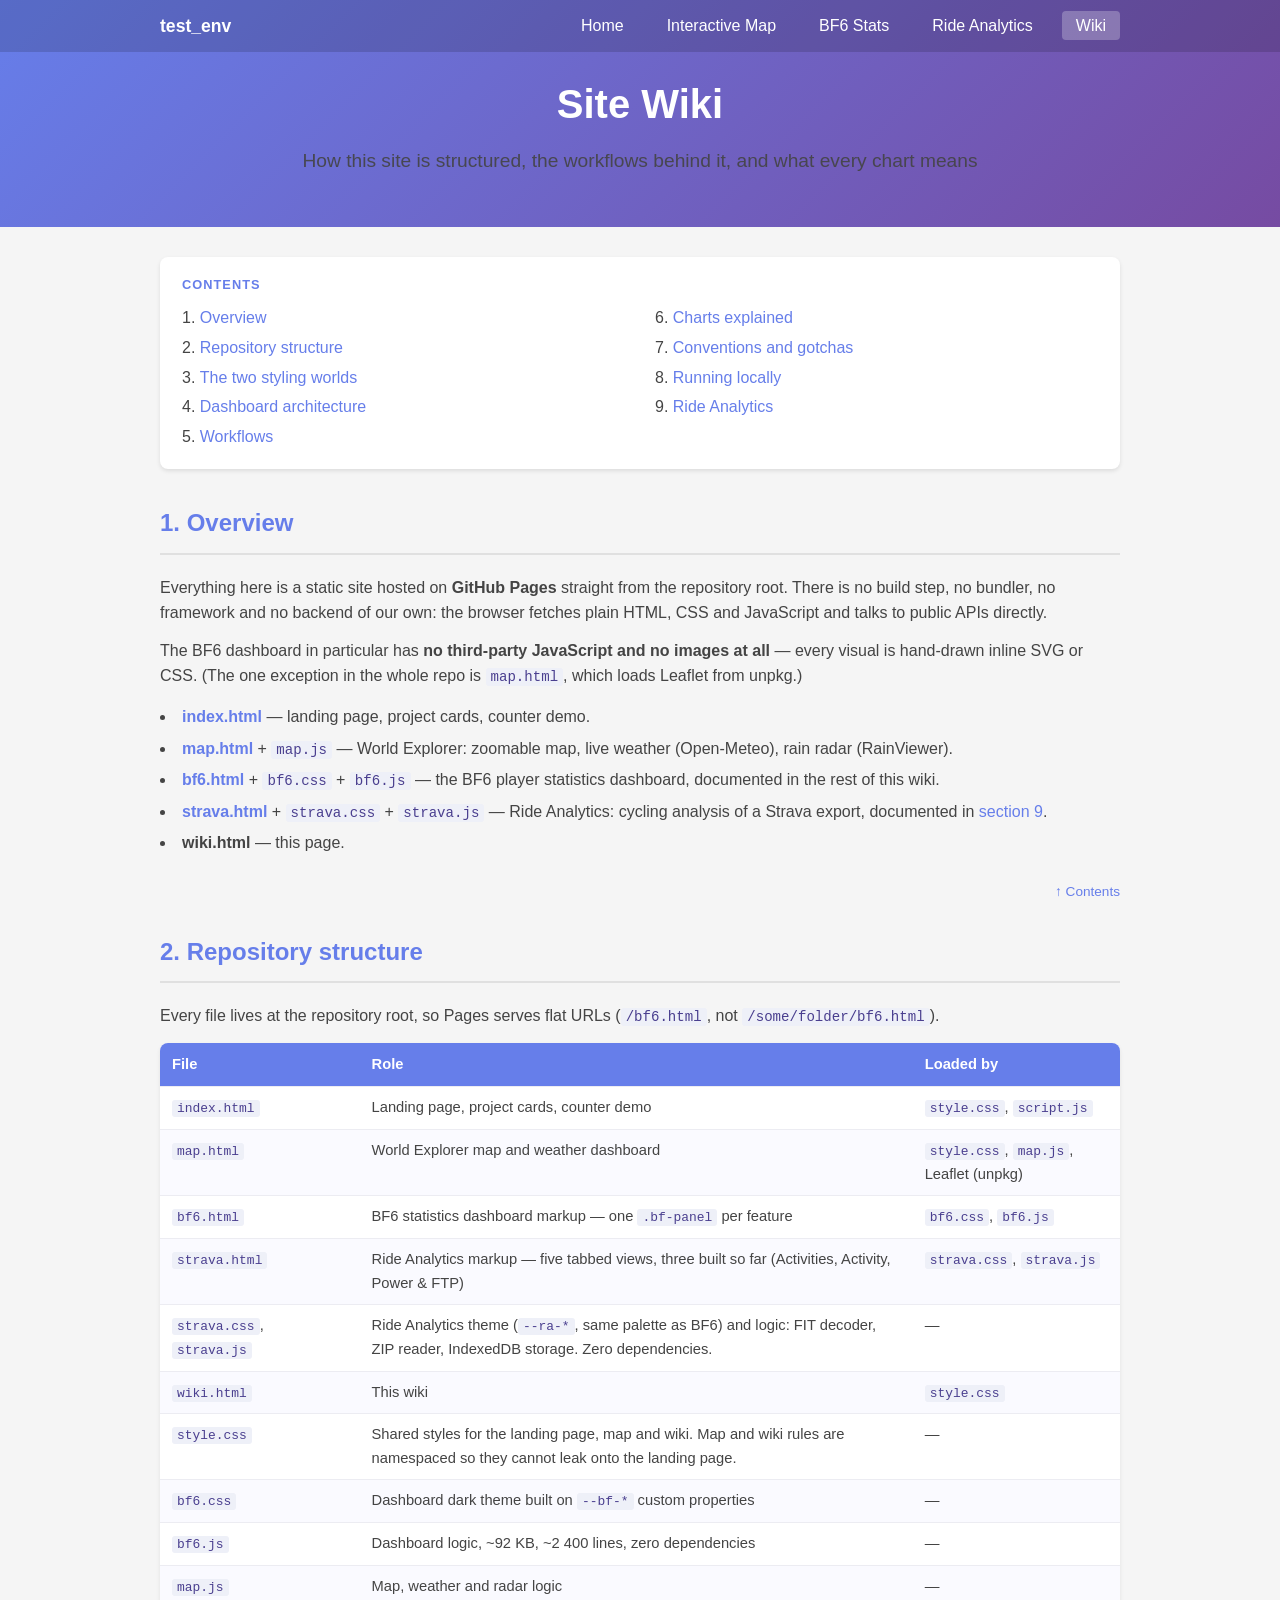
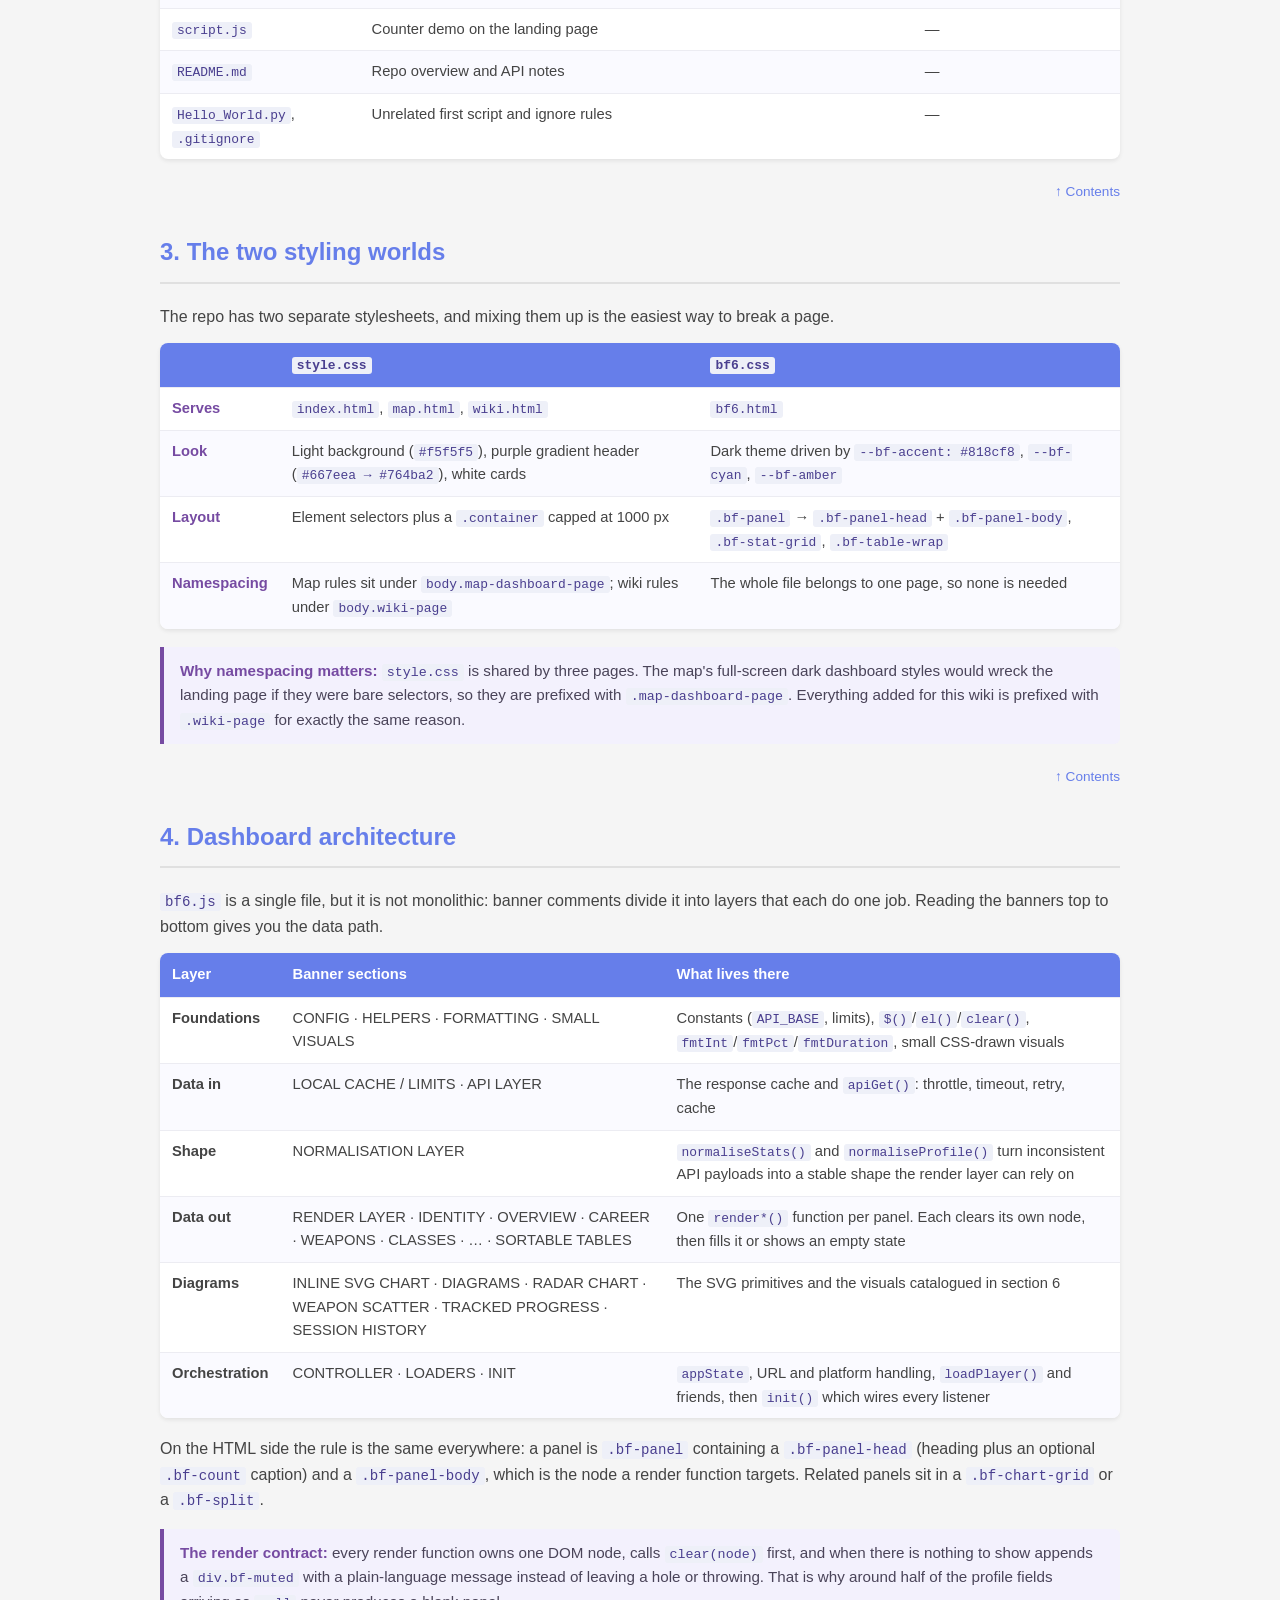
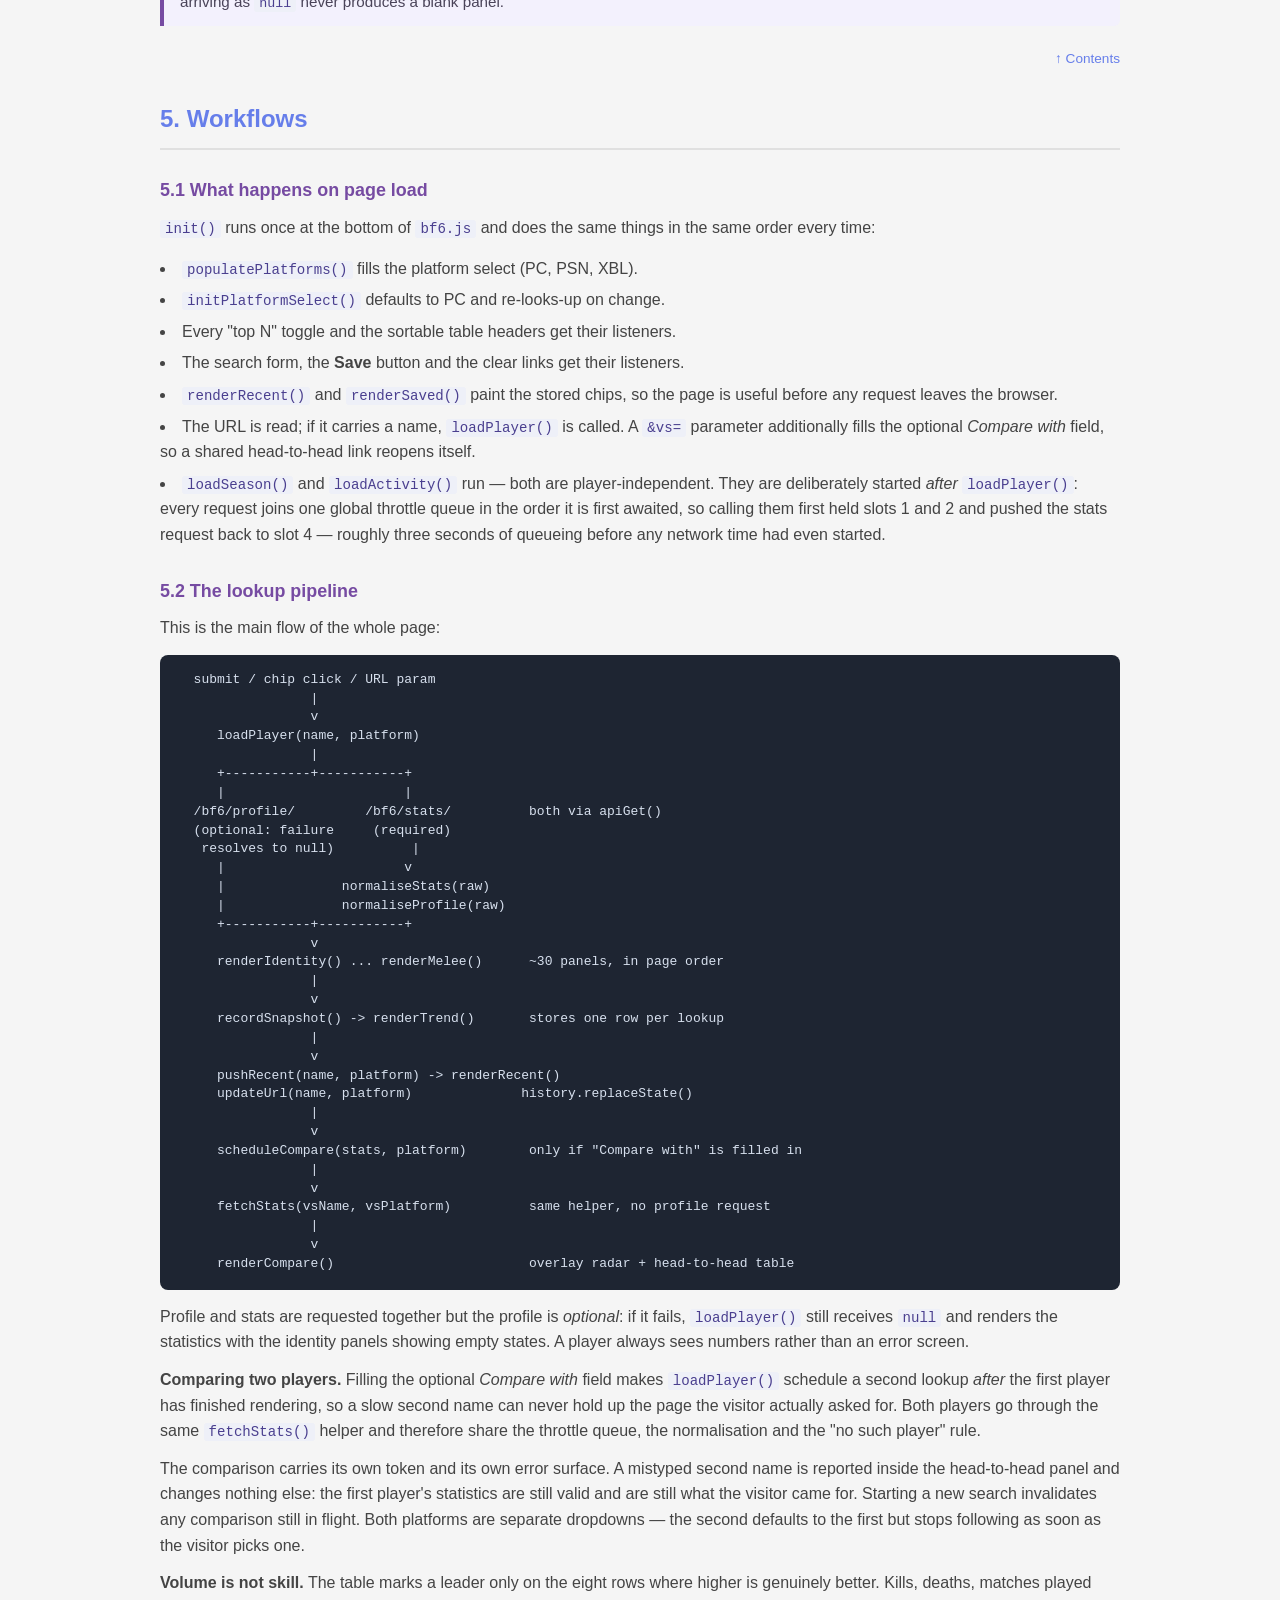
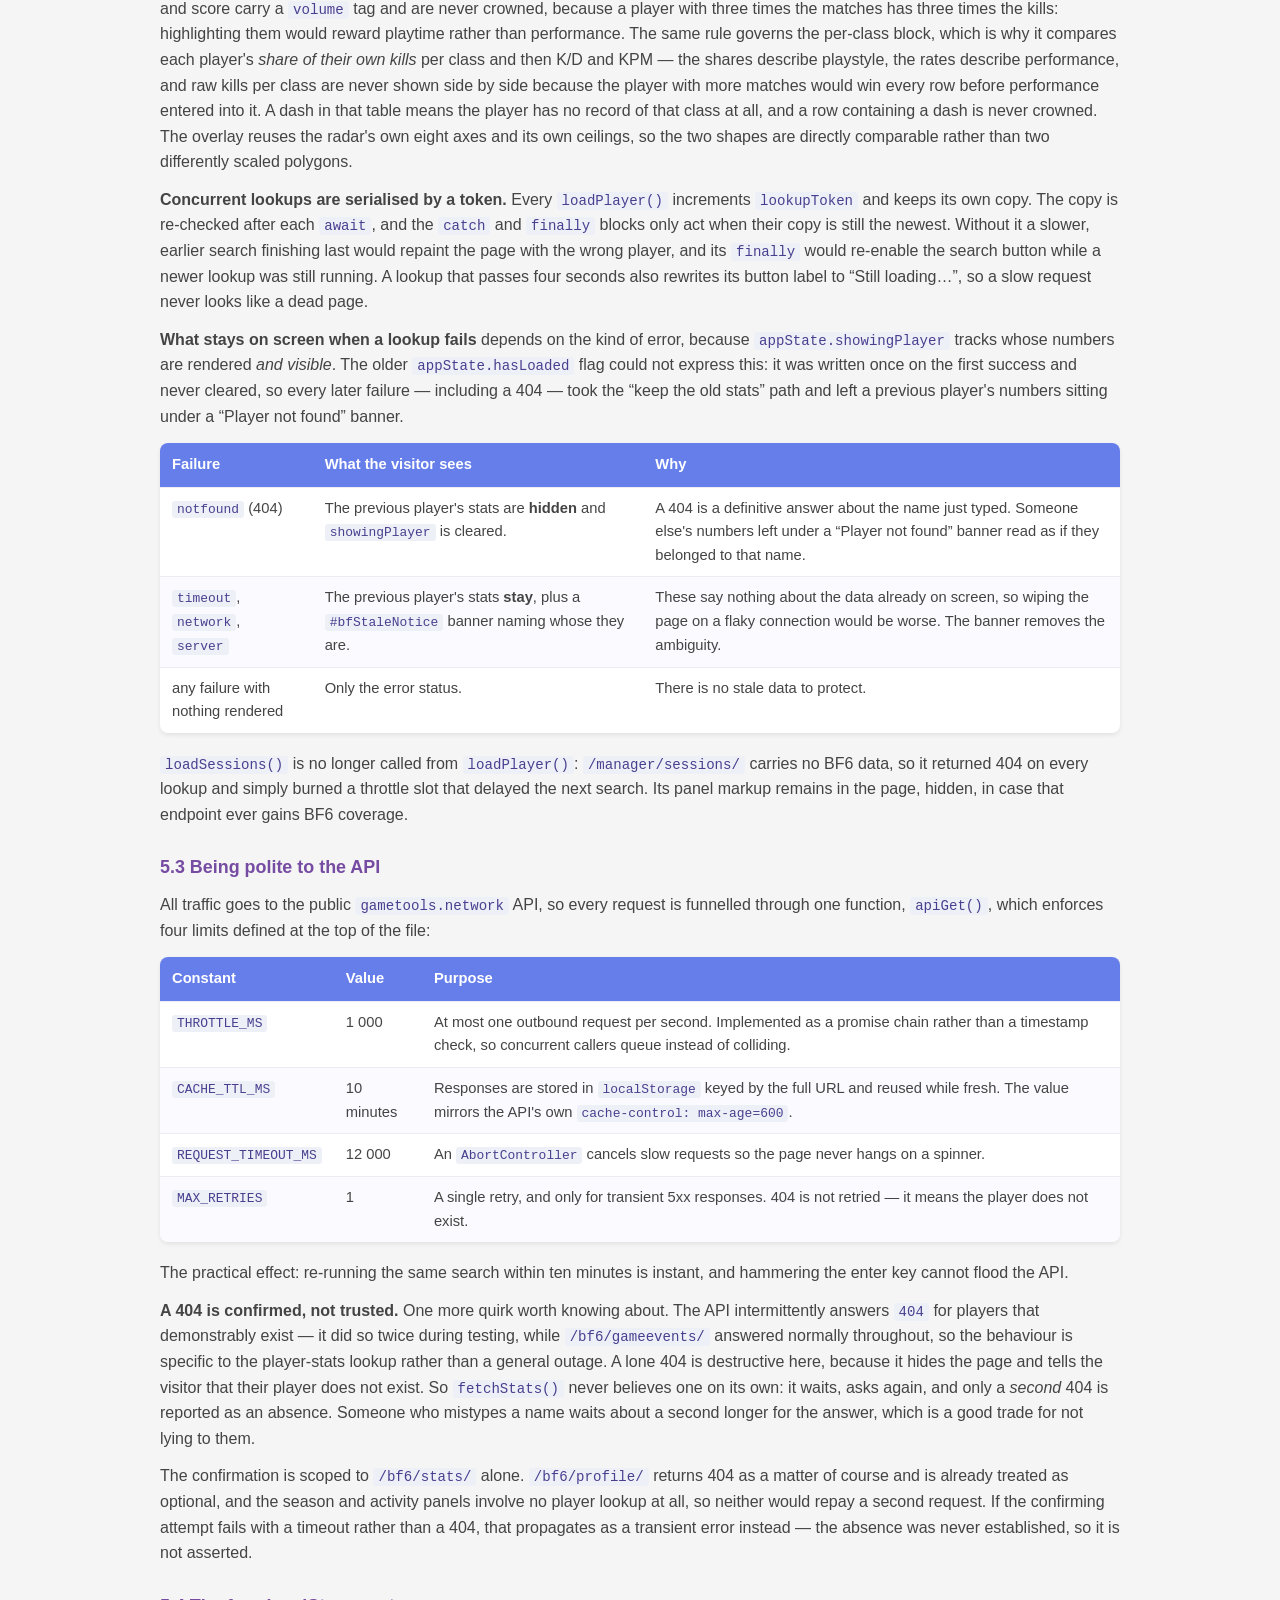
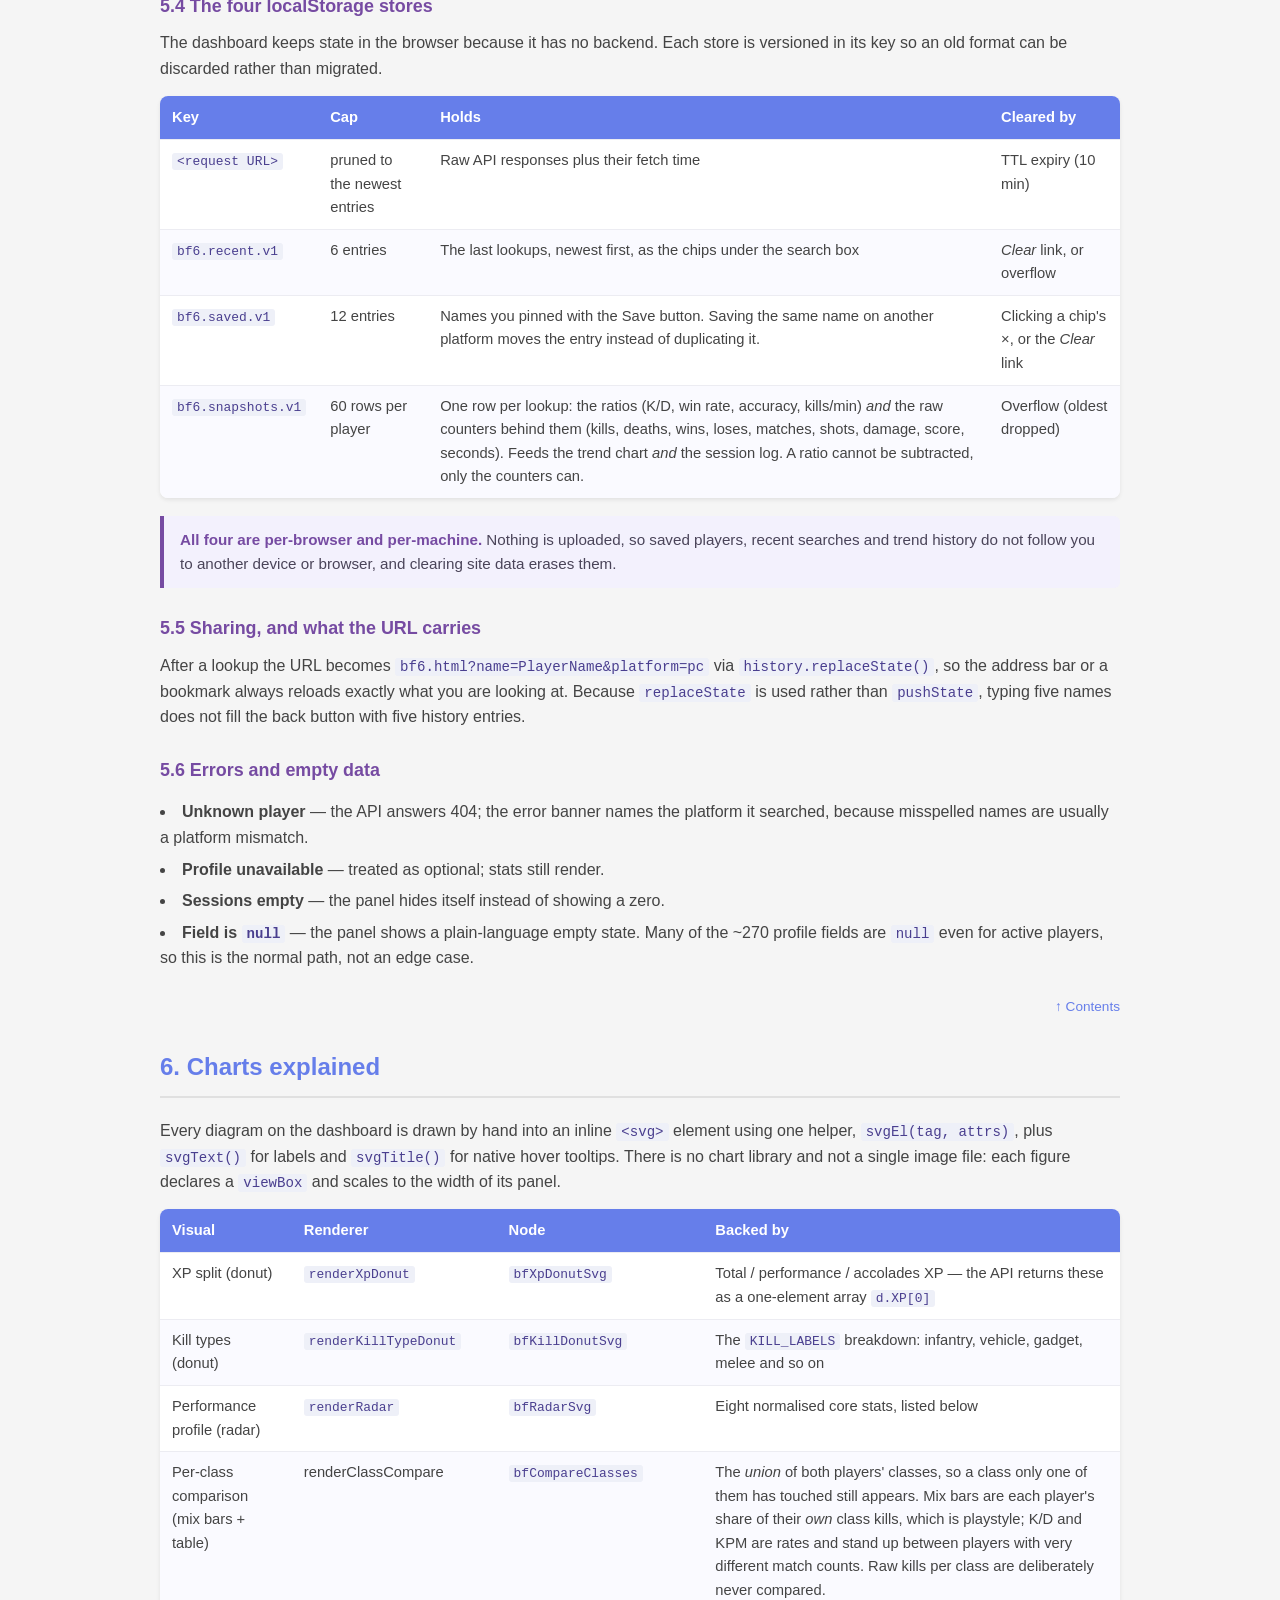
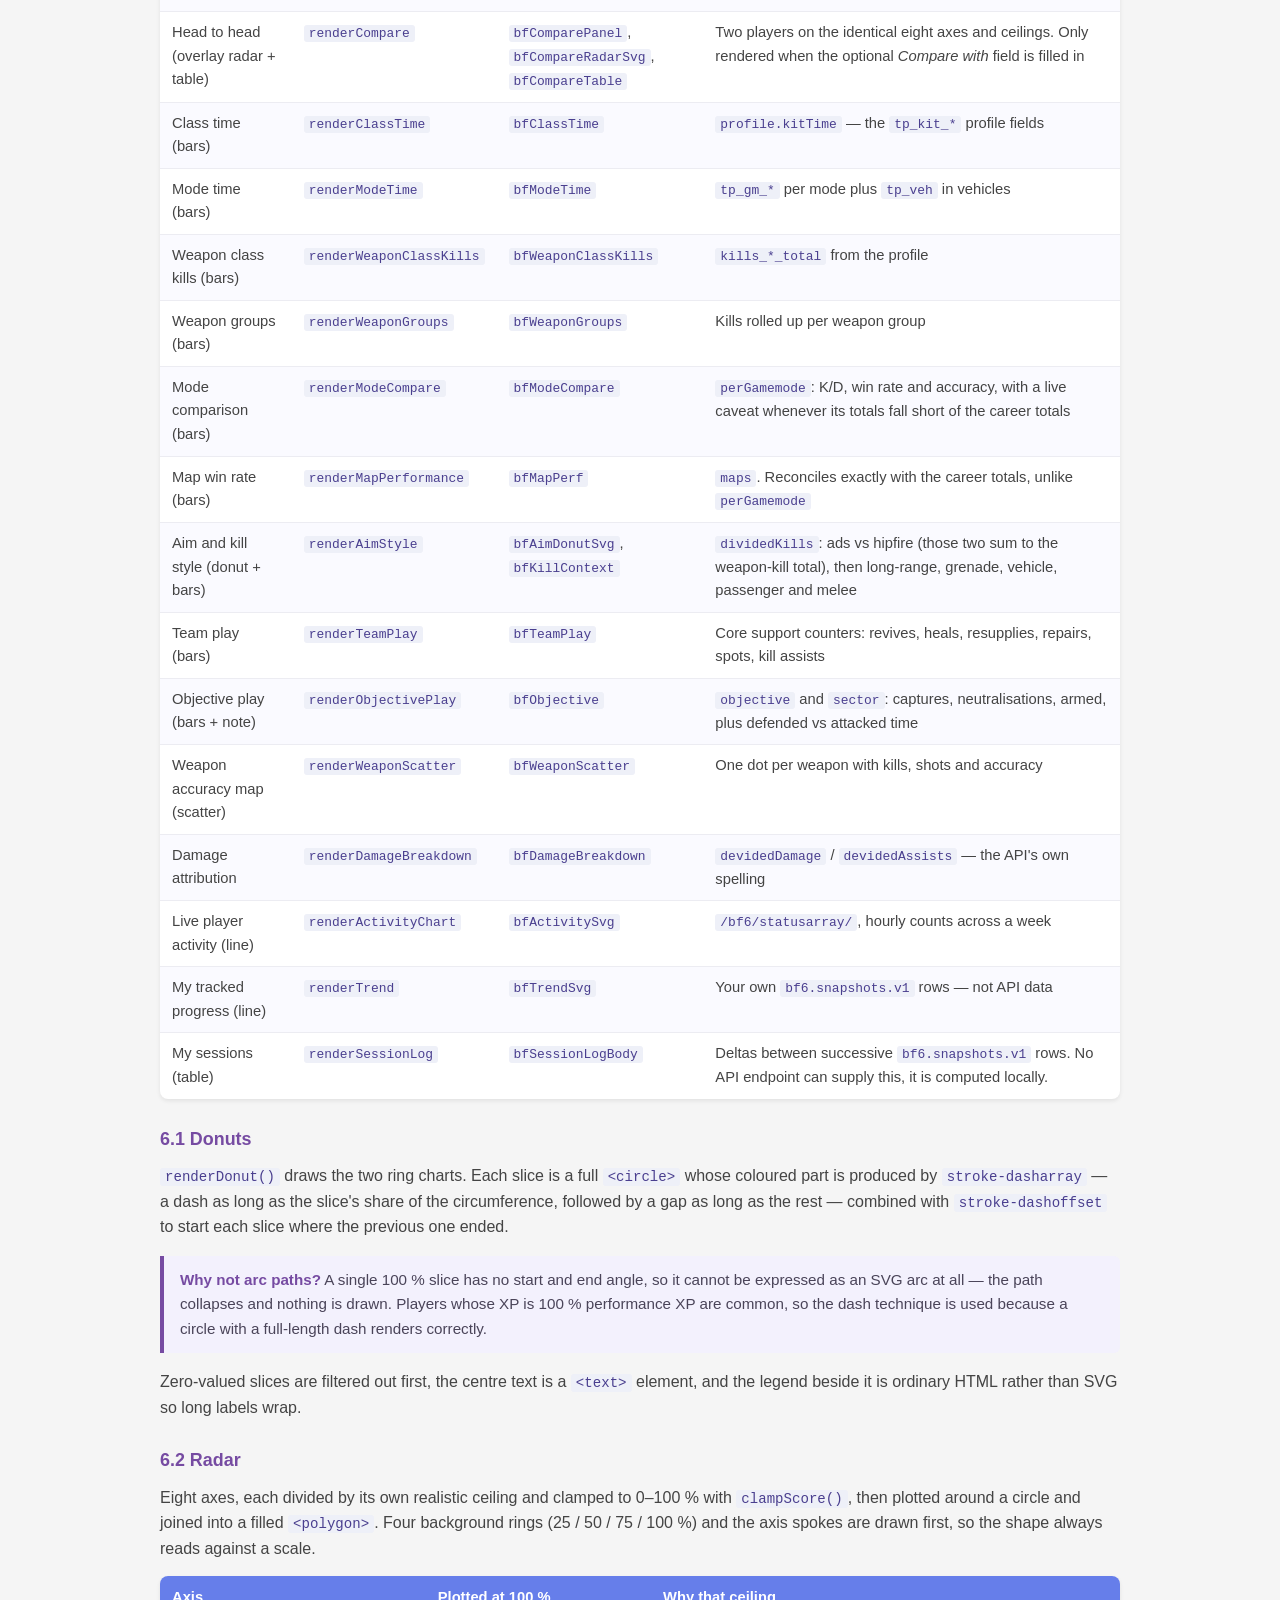
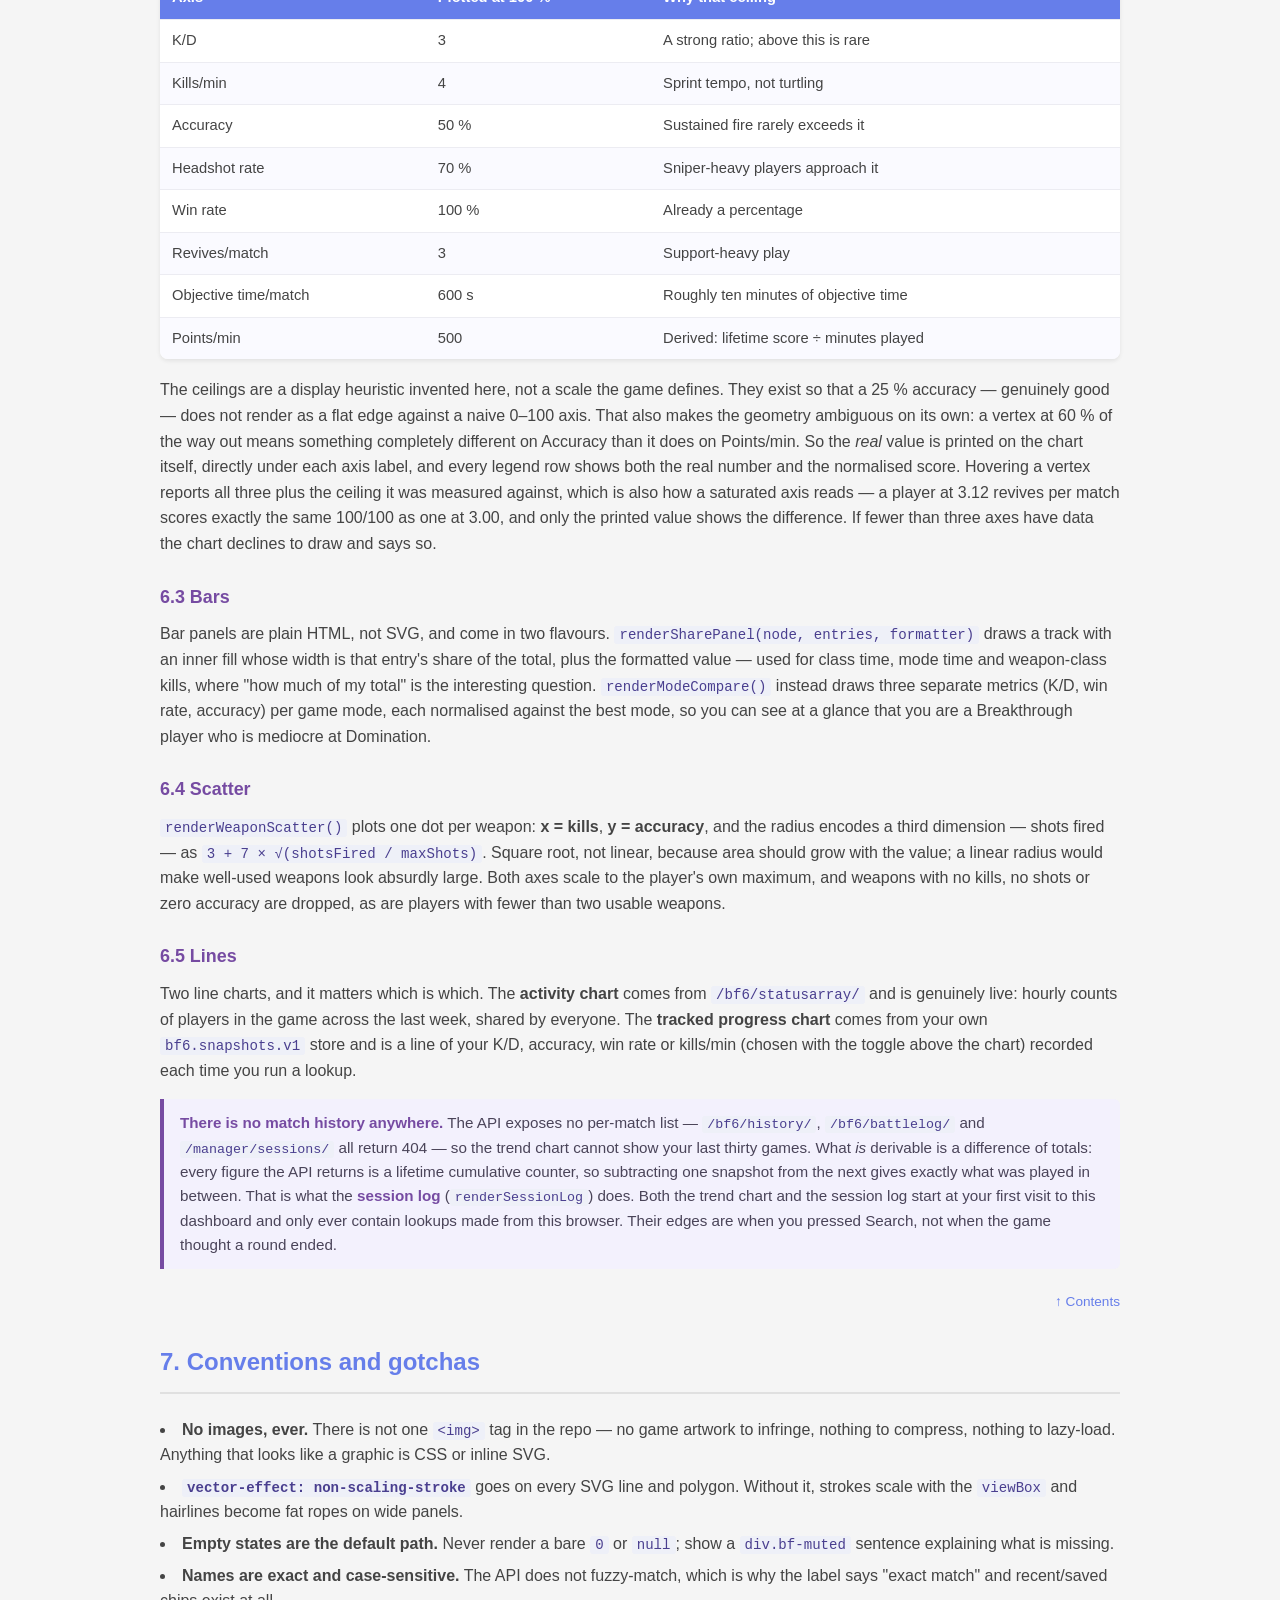
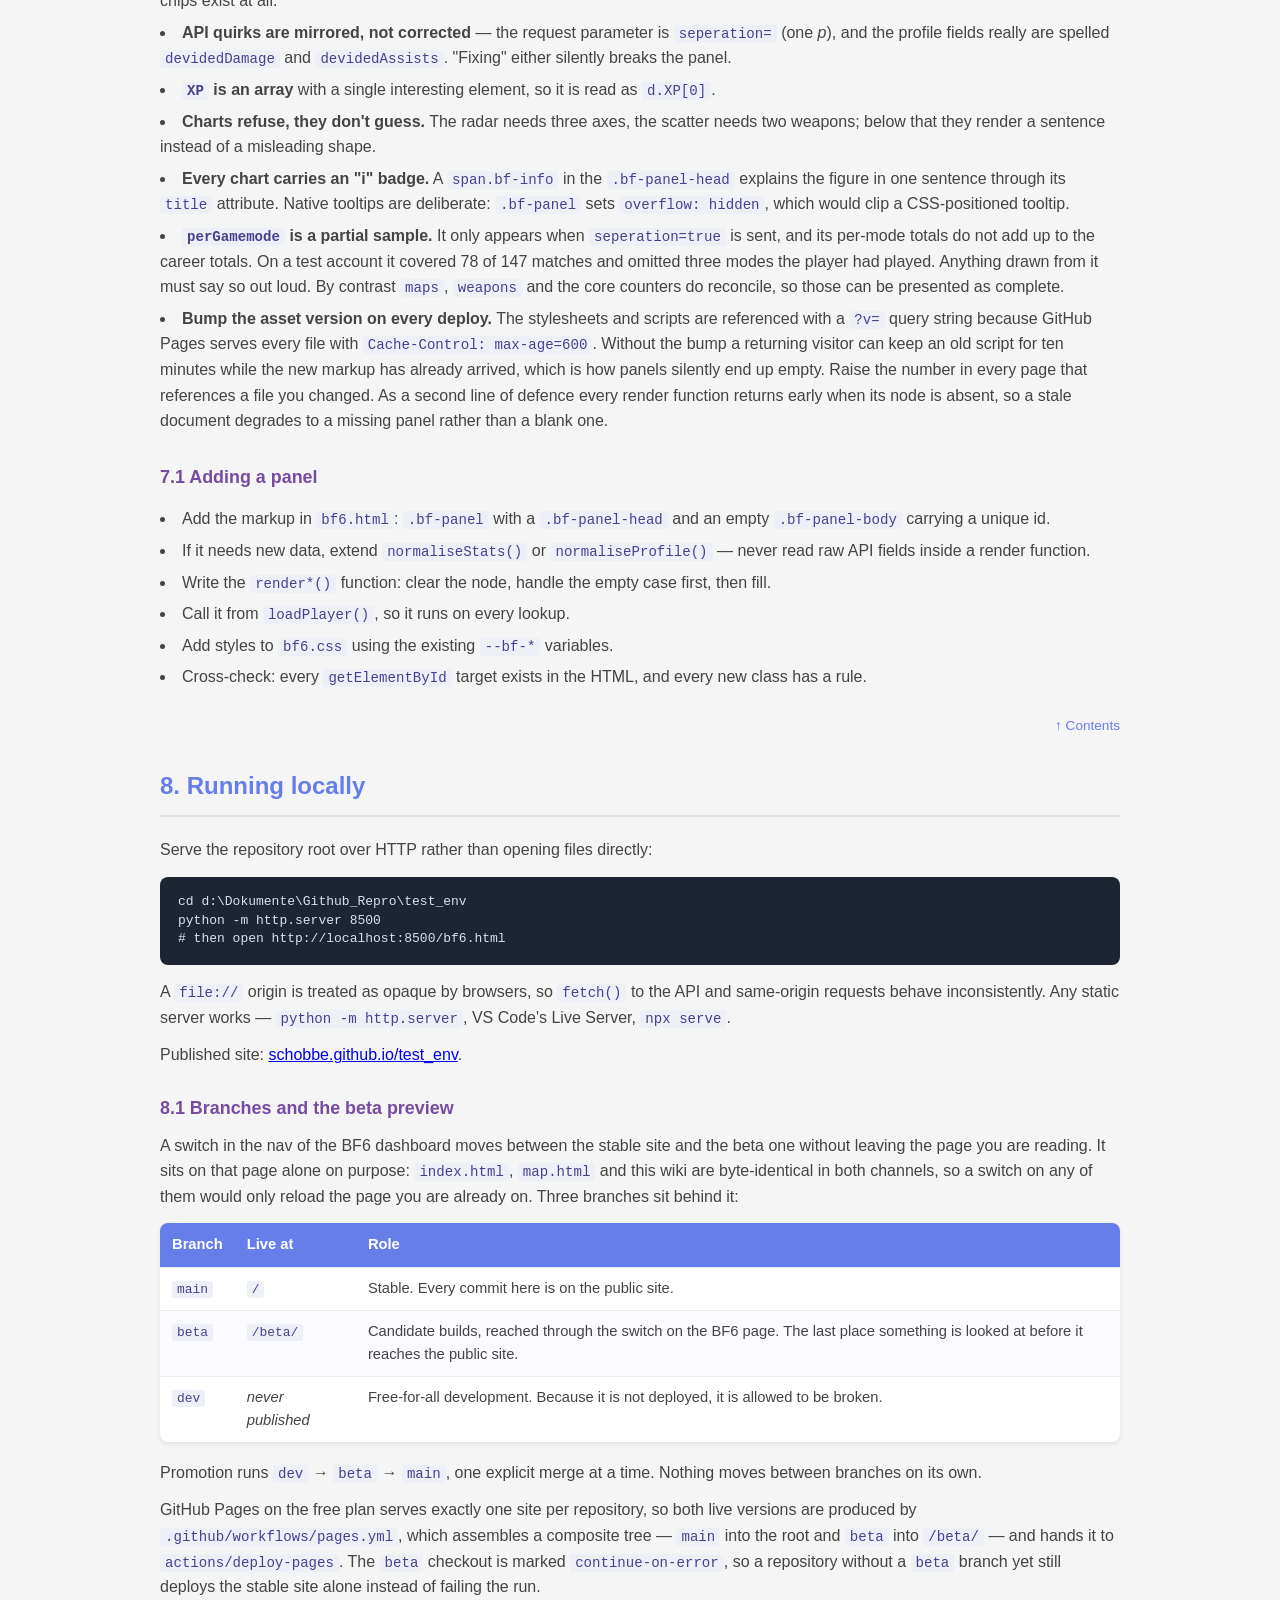
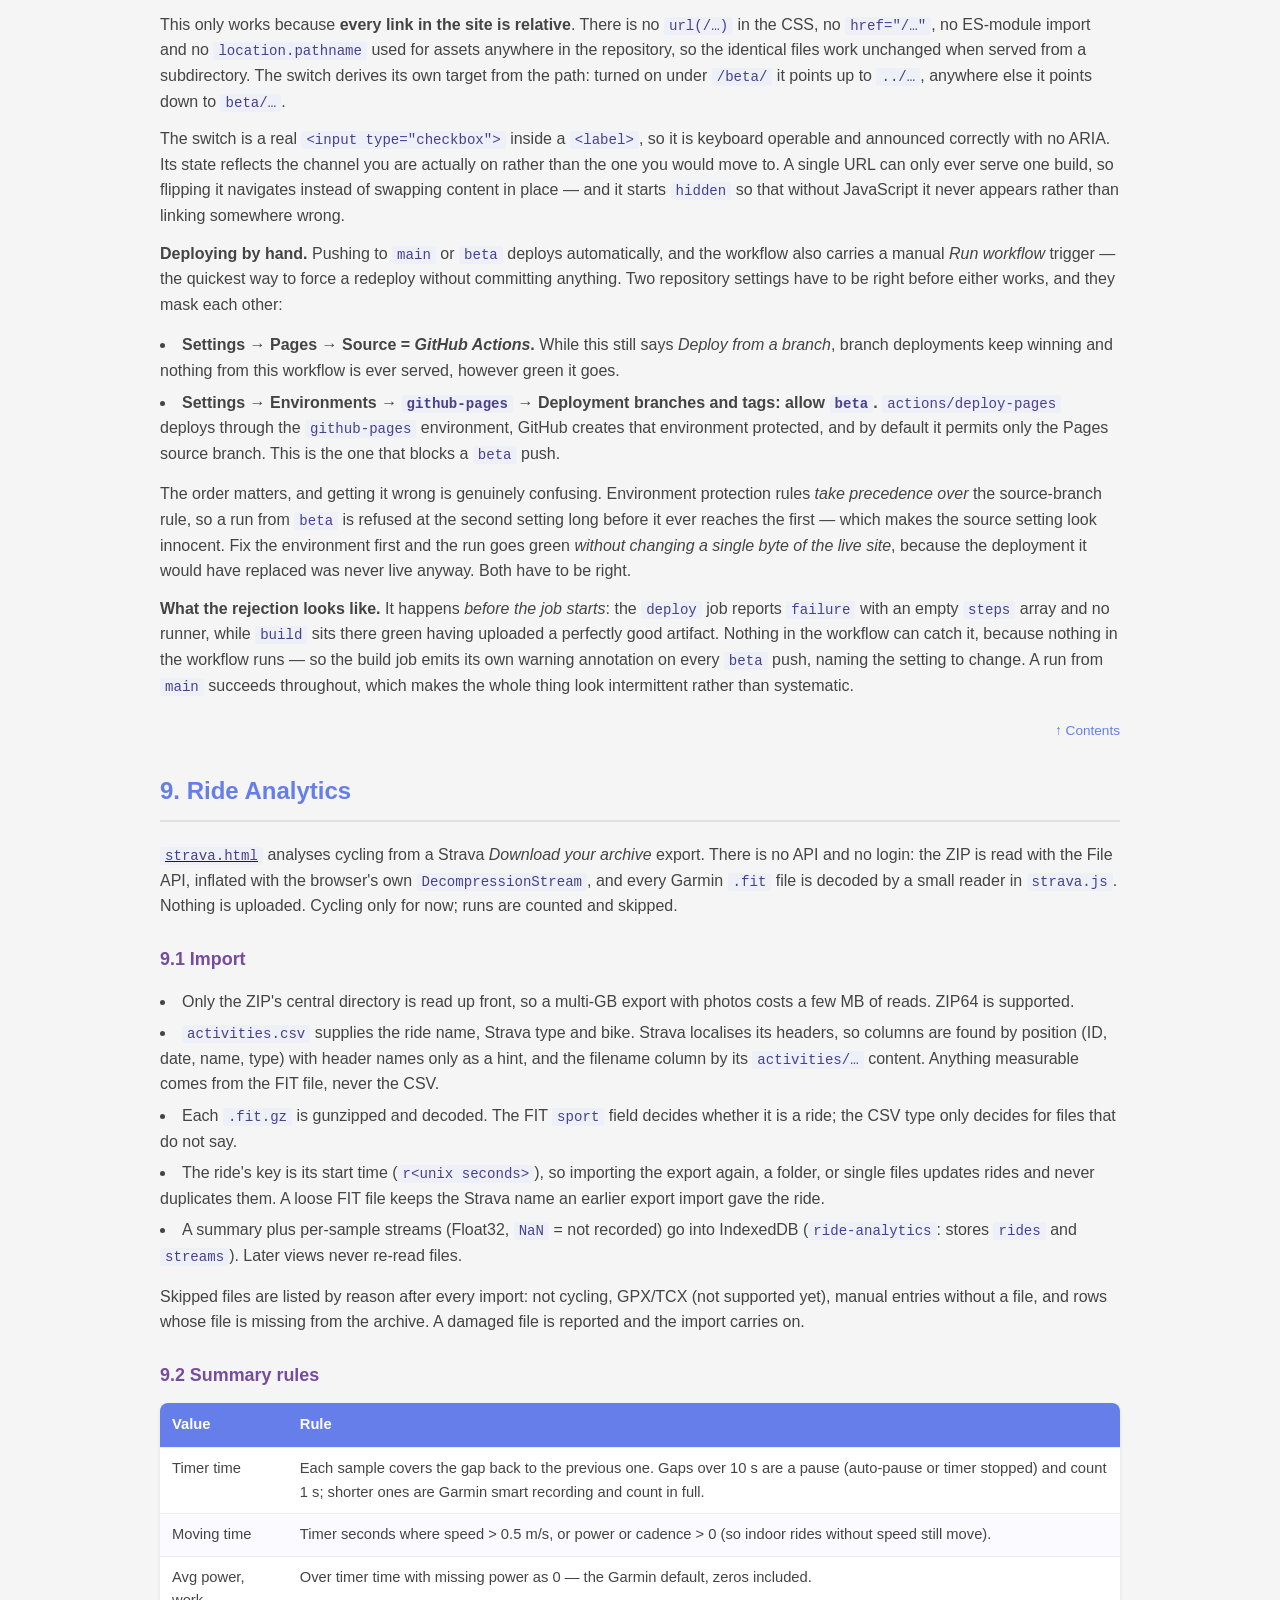
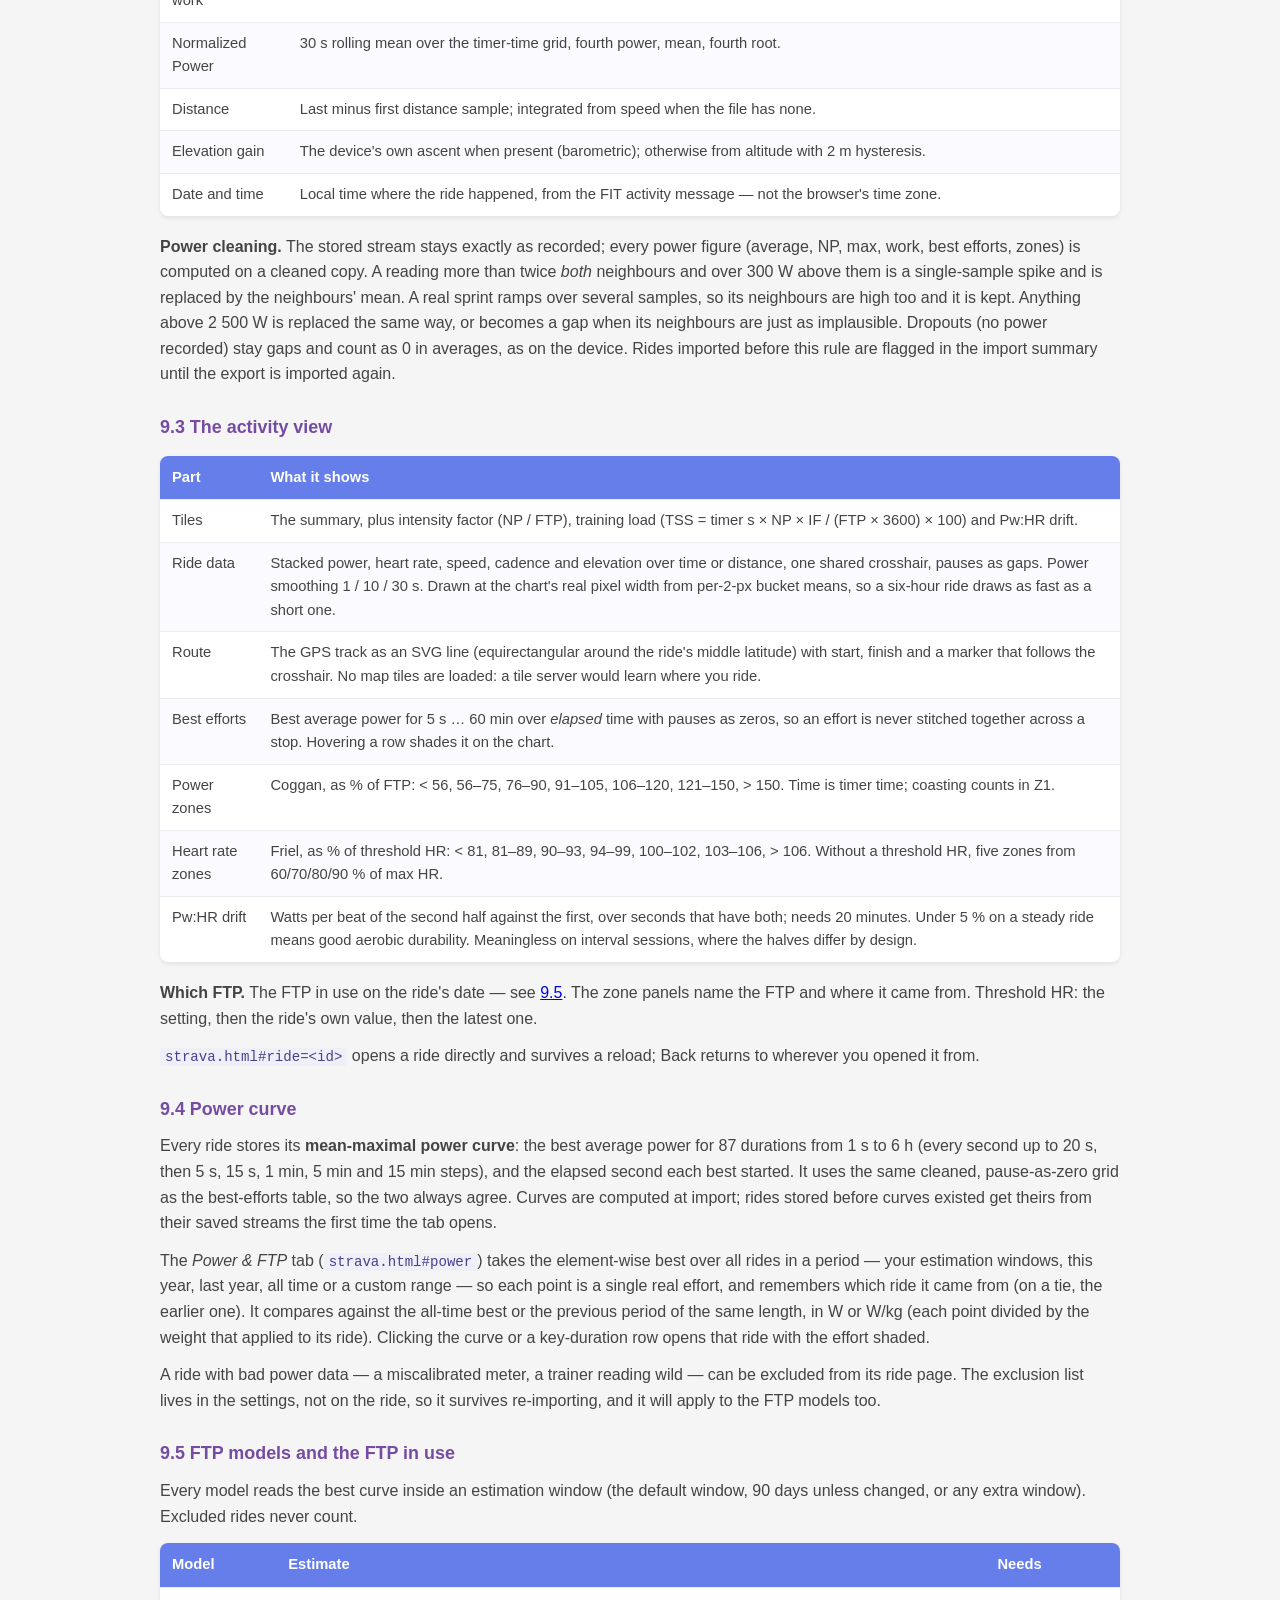
<file: wiki.html>
<!DOCTYPE html>
<html lang="en">
<head>
    <meta charset="UTF-8">
    <meta name="viewport" content="width=device-width, initial-scale=1.0">
    <title>Site Wiki — test_env</title>
    <link rel="stylesheet" href="style.css?v=4">
</head>
<body class="wiki-page">
    <header>
        <nav class="nav-bar">
            <div class="nav-container">
                <a href="index.html" class="nav-brand">test_env</a>
                <ul class="nav-links">
                    <li><a href="index.html">Home</a></li>
                    <li><a href="map.html">Interactive Map</a></li>
                    <li><a href="bf6.html">BF6 Stats</a></li>
                    <li><a href="strava.html">Ride Analytics</a></li>
                    <li><a href="wiki.html" class="active">Wiki</a></li>
                </ul>
            </div>
        </nav>
        <div class="container">
            <h1>Site Wiki</h1>
            <p class="subtitle">How this site is structured, the workflows behind it, and what every chart means</p>
        </div>
    </header>

    <main>
        <div class="container">

            <nav class="wiki-toc" id="contents" aria-label="Contents">
                <strong>Contents</strong>
                <ol>
                    <li><a href="#overview">Overview</a></li>
                    <li><a href="#structure">Repository structure</a></li>
                    <li><a href="#styling">The two styling worlds</a></li>
                    <li><a href="#architecture">Dashboard architecture</a></li>
                    <li><a href="#workflows">Workflows</a></li>
                    <li><a href="#charts">Charts explained</a></li>
                    <li><a href="#conventions">Conventions and gotchas</a></li>
                    <li><a href="#local">Running locally</a></li>
                    <li><a href="#rides">Ride Analytics</a></li>
                </ol>
            </nav>

            <section id="overview">
                <h2>1. Overview</h2>
                <p>
                    Everything here is a static site hosted on <strong>GitHub Pages</strong> straight from the
                    repository root. There is no build step, no bundler, no framework and no backend of our own:
                    the browser fetches plain HTML, CSS and JavaScript and talks to public APIs directly.
                </p>
                <p>
                    The BF6 dashboard in particular has <strong>no third-party JavaScript and no images at all</strong> —
                    every visual is hand-drawn inline SVG or CSS. (The one exception in the whole repo is
                    <code>map.html</code>, which loads Leaflet from unpkg.)
                </p>
                <ul class="wiki-list">
                    <li><a href="index.html"><strong>index.html</strong></a> — landing page, project cards, counter demo.</li>
                    <li><a href="map.html"><strong>map.html</strong></a> + <code>map.js</code> — World Explorer: zoomable map, live weather (Open-Meteo), rain radar (RainViewer).</li>
                    <li><a href="bf6.html"><strong>bf6.html</strong></a> + <code>bf6.css</code> + <code>bf6.js</code> — the BF6 player statistics dashboard, documented in the rest of this wiki.</li>
                    <li><a href="strava.html"><strong>strava.html</strong></a> + <code>strava.css</code> + <code>strava.js</code> — Ride Analytics: cycling analysis of a Strava export, documented in <a href="#rides">section 9</a>.</li>
                    <li><strong>wiki.html</strong> — this page.</li>
                </ul>
            </section>

            <p class="wiki-top"><a href="#contents">↑ Contents</a></p>

            <section id="structure">
                <h2>2. Repository structure</h2>
                <p>
                    Every file lives at the repository root, so Pages serves flat URLs
                    (<code>/bf6.html</code>, not <code>/some/folder/bf6.html</code>).
                </p>
                <table class="wiki-table">
                    <thead>
                        <tr><th>File</th><th>Role</th><th>Loaded by</th></tr>
                    </thead>
                    <tbody>
                        <tr><td><code>index.html</code></td><td>Landing page, project cards, counter demo</td><td><code>style.css</code>, <code>script.js</code></td></tr>
                        <tr><td><code>map.html</code></td><td>World Explorer map and weather dashboard</td><td><code>style.css</code>, <code>map.js</code>, Leaflet (unpkg)</td></tr>
                        <tr><td><code>bf6.html</code></td><td>BF6 statistics dashboard markup — one <code>.bf-panel</code> per feature</td><td><code>bf6.css</code>, <code>bf6.js</code></td></tr>
                        <tr><td><code>strava.html</code></td><td>Ride Analytics markup — five tabbed views, three built so far (Activities, Activity, Power &amp; FTP)</td><td><code>strava.css</code>, <code>strava.js</code></td></tr>
                        <tr><td><code>strava.css</code>, <code>strava.js</code></td><td>Ride Analytics theme (<code>--ra-*</code>, same palette as BF6) and logic: FIT decoder, ZIP reader, IndexedDB storage. Zero dependencies.</td><td>—</td></tr>
                        <tr><td><code>wiki.html</code></td><td>This wiki</td><td><code>style.css</code></td></tr>
                        <tr><td><code>style.css</code></td><td>Shared styles for the landing page, map and wiki. Map and wiki rules are namespaced so they cannot leak onto the landing page.</td><td>—</td></tr>
                        <tr><td><code>bf6.css</code></td><td>Dashboard dark theme built on <code>--bf-*</code> custom properties</td><td>—</td></tr>
                        <tr><td><code>bf6.js</code></td><td>Dashboard logic, ~92 KB, ~2 400 lines, zero dependencies</td><td>—</td></tr>
                        <tr><td><code>map.js</code></td><td>Map, weather and radar logic</td><td>—</td></tr>
                        <tr><td><code>script.js</code></td><td>Counter demo on the landing page</td><td>—</td></tr>
                        <tr><td><code>README.md</code></td><td>Repo overview and API notes</td><td>—</td></tr>
                        <tr><td><code>Hello_World.py</code>, <code>.gitignore</code></td><td>Unrelated first script and ignore rules</td><td>—</td></tr>
                    </tbody>
                </table>
            </section>

            <p class="wiki-top"><a href="#contents">↑ Contents</a></p>

            <section id="styling">
                <h2>3. The two styling worlds</h2>
                <p>
                    The repo has two separate stylesheets, and mixing them up is the easiest way to break a page.
                </p>
                <table class="wiki-table">
                    <thead>
                        <tr><th></th><th><code>style.css</code></th><th><code>bf6.css</code></th></tr>
                    </thead>
                    <tbody>
                        <tr><th>Serves</th><td><code>index.html</code>, <code>map.html</code>, <code>wiki.html</code></td><td><code>bf6.html</code></td></tr>
                        <tr><th>Look</th><td>Light background (<code>#f5f5f5</code>), purple gradient header (<code>#667eea → #764ba2</code>), white cards</td><td>Dark theme driven by <code>--bf-accent: #818cf8</code>, <code>--bf-cyan</code>, <code>--bf-amber</code></td></tr>
                        <tr><th>Layout</th><td>Element selectors plus a <code>.container</code> capped at 1000 px</td><td><code>.bf-panel</code> → <code>.bf-panel-head</code> + <code>.bf-panel-body</code>, <code>.bf-stat-grid</code>, <code>.bf-table-wrap</code></td></tr>
                        <tr><th>Namespacing</th><td>Map rules sit under <code>body.map-dashboard-page</code>; wiki rules under <code>body.wiki-page</code></td><td>The whole file belongs to one page, so none is needed</td></tr>
                    </tbody>
                </table>
                <div class="wiki-note">
                    <strong>Why namespacing matters:</strong> <code>style.css</code> is shared by three pages. The map's
                    full-screen dark dashboard styles would wreck the landing page if they were bare selectors, so they
                    are prefixed with <code>.map-dashboard-page</code>. Everything added for this wiki is prefixed with
                    <code>.wiki-page</code> for exactly the same reason.
                </div>
            </section>

            <p class="wiki-top"><a href="#contents">↑ Contents</a></p>

            <section id="architecture">
                <h2>4. Dashboard architecture</h2>
                <p>
                    <code>bf6.js</code> is a single file, but it is not monolithic: banner comments divide it into
                    layers that each do one job. Reading the banners top to bottom gives you the data path.
                </p>
                <table class="wiki-table">
                    <thead>
                        <tr><th>Layer</th><th>Banner sections</th><th>What lives there</th></tr>
                    </thead>
                    <tbody>
                        <tr>
                            <td><strong>Foundations</strong></td>
                            <td>CONFIG · HELPERS · FORMATTING · SMALL VISUALS</td>
                            <td>Constants (<code>API_BASE</code>, limits), <code>$()</code>/<code>el()</code>/<code>clear()</code>, <code>fmtInt</code>/<code>fmtPct</code>/<code>fmtDuration</code>, small CSS-drawn visuals</td>
                        </tr>
                        <tr>
                            <td><strong>Data in</strong></td>
                            <td>LOCAL CACHE / LIMITS · API LAYER</td>
                            <td>The response cache and <code>apiGet()</code>: throttle, timeout, retry, cache</td>
                        </tr>
                        <tr>
                            <td><strong>Shape</strong></td>
                            <td>NORMALISATION LAYER</td>
                            <td><code>normaliseStats()</code> and <code>normaliseProfile()</code> turn inconsistent API payloads into a stable shape the render layer can rely on</td>
                        </tr>
                        <tr>
                            <td><strong>Data out</strong></td>
                            <td>RENDER LAYER · IDENTITY · OVERVIEW · CAREER · WEAPONS · CLASSES · … · SORTABLE TABLES</td>
                            <td>One <code>render*()</code> function per panel. Each clears its own node, then fills it or shows an empty state</td>
                        </tr>
                        <tr>
                            <td><strong>Diagrams</strong></td>
                            <td>INLINE SVG CHART · DIAGRAMS · RADAR CHART · WEAPON SCATTER · TRACKED PROGRESS · SESSION HISTORY</td>
                            <td>The SVG primitives and the visuals catalogued in section 6</td>
                        </tr>
                        <tr>
                            <td><strong>Orchestration</strong></td>
                            <td>CONTROLLER · LOADERS · INIT</td>
                            <td><code>appState</code>, URL and platform handling, <code>loadPlayer()</code> and friends, then <code>init()</code> which wires every listener</td>
                        </tr>
                    </tbody>
                </table>
                <p>
                    On the HTML side the rule is the same everywhere: a panel is <code>.bf-panel</code> containing a
                    <code>.bf-panel-head</code> (heading plus an optional <code>.bf-count</code> caption) and a
                    <code>.bf-panel-body</code>, which is the node a render function targets. Related panels sit in a
                    <code>.bf-chart-grid</code> or a <code>.bf-split</code>.
                </p>
                <div class="wiki-note">
                    <strong>The render contract:</strong> every render function owns one DOM node, calls
                    <code>clear(node)</code> first, and when there is nothing to show appends a
                    <code>div.bf-muted</code> with a plain-language message instead of leaving a hole or throwing.
                    That is why around half of the profile fields arriving as <code>null</code> never produces a blank panel.
                </div>
            </section>

            <p class="wiki-top"><a href="#contents">↑ Contents</a></p>

            <section id="workflows">
                <h2>5. Workflows</h2>

                <h3>5.1 What happens on page load</h3>
                <p>
                    <code>init()</code> runs once at the bottom of <code>bf6.js</code> and does the same things in the
                    same order every time:
                </p>
                <ol class="wiki-list">
                    <li><code>populatePlatforms()</code> fills the platform select (PC, PSN, XBL).</li>
                    <li><code>initPlatformSelect()</code> defaults to PC and re-looks-up on change.</li>
                    <li>Every "top N" toggle and the sortable table headers get their listeners.</li>
                    <li>The search form, the <strong>Save</strong> button and the clear links get their listeners.</li>
                    <li><code>renderRecent()</code> and <code>renderSaved()</code> paint the stored chips, so the page is useful before any request leaves the browser.</li>
                    <li>The URL is read; if it carries a name, <code>loadPlayer()</code> is called. A <code>&amp;vs=</code> parameter additionally fills the optional <em>Compare with</em> field, so a shared head-to-head link reopens itself.</li>
                    <li><code>loadSeason()</code> and <code>loadActivity()</code> run — both are player-independent. They are deliberately started <em>after</em> <code>loadPlayer()</code>: every request joins one global throttle queue in the order it is first awaited, so calling them first held slots 1 and 2 and pushed the stats request back to slot 4 — roughly three seconds of queueing before any network time had even started.</li>
                </ol>

                <h3>5.2 The lookup pipeline</h3>
                <p>This is the main flow of the whole page:</p>
<pre class="wiki-pre">
  submit / chip click / URL param
                 |
                 v
     loadPlayer(name, platform)
                 |
     +-----------+-----------+
     |                       |
  /bf6/profile/         /bf6/stats/          both via apiGet()
  (optional: failure     (required)
   resolves to null)          |
     |                       v
     |               normaliseStats(raw)
     |               normaliseProfile(raw)
     +-----------+-----------+
                 v
     renderIdentity() ... renderMelee()      ~30 panels, in page order
                 |
                 v
     recordSnapshot() -> renderTrend()       stores one row per lookup
                 |
                 v
     pushRecent(name, platform) -> renderRecent()
     updateUrl(name, platform)              history.replaceState()
                 |
                 v
     scheduleCompare(stats, platform)        only if "Compare with" is filled in
                 |
                 v
     fetchStats(vsName, vsPlatform)          same helper, no profile request
                 |
                 v
     renderCompare()                         overlay radar + head-to-head table
</pre>
                <p>
                    Profile and stats are requested together but the profile is <em>optional</em>: if it fails,
                    <code>loadPlayer()</code> still receives <code>null</code> and renders the statistics with the
                    identity panels showing empty states. A player always sees numbers rather than an error screen.
                </p>
                <p>
                    <strong>Comparing two players.</strong> Filling the optional <em>Compare with</em> field makes
                    <code>loadPlayer()</code> schedule a second lookup <em>after</em> the first player has finished
                    rendering, so a slow second name can never hold up the page the visitor actually asked for. Both
                    players go through the same <code>fetchStats()</code> helper and therefore share the throttle
                    queue, the normalisation and the "no such player" rule.
                </p>
                <p>
                    The comparison carries its own token and its own error surface. A mistyped second name is reported
                    inside the head-to-head panel and changes nothing else: the first player's statistics are still
                    valid and are still what the visitor came for. Starting a new search invalidates any comparison
                    still in flight. Both platforms are separate dropdowns — the second defaults to the first but stops
                    following as soon as the visitor picks one.
                </p>
                <p>
                    <strong>Volume is not skill.</strong> The table marks a leader only on the eight rows where higher
                    is genuinely better. Kills, deaths, matches played and score carry a <code>volume</code> tag and
                    are never crowned, because a player with three times the matches has three times the kills:
                    highlighting them would reward playtime rather than performance. The same rule governs the per-class block,
                    which is why it compares each player's <em>share of their own kills</em> per class and then
                    K/D and KPM — the shares describe playstyle, the rates describe performance, and raw kills
                    per class are never shown side by side because the player with more matches would win every
                    row before performance entered into it. A dash in that table means the player has no record of
                    that class at all, and a row containing a dash is never crowned. The overlay reuses the radar's own
                    eight axes and its own ceilings, so the two shapes are directly comparable rather than two
                    differently scaled polygons.
                </p>

                <p>
                    <strong>Concurrent lookups are serialised by a token.</strong> Every <code>loadPlayer()</code>
                    increments <code>lookupToken</code> and keeps its own copy. The copy is re-checked after each
                    <code>await</code>, and the <code>catch</code> and <code>finally</code> blocks only act when their
                    copy is still the newest. Without it a slower, earlier search finishing last would repaint the page
                    with the wrong player, and its <code>finally</code> would re-enable the search button while a newer
                    lookup was still running. A lookup that passes four seconds also rewrites its button label to
                    &ldquo;Still loading&hellip;&rdquo;, so a slow request never looks like a dead page.
                </p>

                <p>
                    <strong>What stays on screen when a lookup fails</strong> depends on the kind of error, because
                    <code>appState.showingPlayer</code> tracks whose numbers are rendered <em>and visible</em>. The
                    older <code>appState.hasLoaded</code> flag could not express this: it was written once on the first
                    success and never cleared, so every later failure — including a 404 — took the &ldquo;keep the old
                    stats&rdquo; path and left a previous player's numbers sitting under a &ldquo;Player not
                    found&rdquo; banner.
                </p>
                <table class="wiki-table">
                    <thead><tr><th>Failure</th><th>What the visitor sees</th><th>Why</th></tr></thead>
                    <tbody>
                        <tr>
                            <td><code>notfound</code> (404)</td>
                            <td>The previous player's stats are <strong>hidden</strong> and <code>showingPlayer</code> is cleared.</td>
                            <td>A 404 is a definitive answer about the name just typed. Someone else's numbers left under a &ldquo;Player not found&rdquo; banner read as if they belonged to that name.</td>
                        </tr>
                        <tr>
                            <td><code>timeout</code>, <code>network</code>, <code>server</code></td>
                            <td>The previous player's stats <strong>stay</strong>, plus a <code>#bfStaleNotice</code> banner naming whose they are.</td>
                            <td>These say nothing about the data already on screen, so wiping the page on a flaky connection would be worse. The banner removes the ambiguity.</td>
                        </tr>
                        <tr>
                            <td>any failure with nothing rendered</td>
                            <td>Only the error status.</td>
                            <td>There is no stale data to protect.</td>
                        </tr>
                    </tbody>
                </table>
                <p>
                    <code>loadSessions()</code> is no longer called from <code>loadPlayer()</code>:
                    <code>/manager/sessions/</code> carries no BF6 data, so it returned 404 on every lookup and simply
                    burned a throttle slot that delayed the next search. Its panel markup remains in the page, hidden,
                    in case that endpoint ever gains BF6 coverage.
                </p>

                <h3>5.3 Being polite to the API</h3>
                <p>
                    All traffic goes to the public <code>gametools.network</code> API, so every request is funnelled
                    through one function, <code>apiGet()</code>, which enforces four limits defined at the top of the file:
                </p>
                <table class="wiki-table">
                    <thead>
                        <tr><th>Constant</th><th>Value</th><th>Purpose</th></tr>
                    </thead>
                    <tbody>
                        <tr><td><code>THROTTLE_MS</code></td><td>1 000</td><td>At most one outbound request per second. Implemented as a promise chain rather than a timestamp check, so concurrent callers queue instead of colliding.</td></tr>
                        <tr><td><code>CACHE_TTL_MS</code></td><td>10 minutes</td><td>Responses are stored in <code>localStorage</code> keyed by the full URL and reused while fresh. The value mirrors the API's own <code>cache-control: max-age=600</code>.</td></tr>
                        <tr><td><code>REQUEST_TIMEOUT_MS</code></td><td>12 000</td><td>An <code>AbortController</code> cancels slow requests so the page never hangs on a spinner.</td></tr>
                        <tr><td><code>MAX_RETRIES</code></td><td>1</td><td>A single retry, and only for transient 5xx responses. 404 is not retried — it means the player does not exist.</td></tr>
                    </tbody>
                </table>
                <p>
                    The practical effect: re-running the same search within ten minutes is instant, and hammering the
                    enter key cannot flood the API.
                </p>
                <p>
                    <strong>A 404 is confirmed, not trusted.</strong> One more quirk worth knowing about. The API
                    intermittently answers <code>404</code> for players that demonstrably exist — it did so twice
                    during testing, while <code>/bf6/gameevents/</code> answered normally throughout, so the behaviour
                    is specific to the player-stats lookup rather than a general outage. A lone 404 is destructive here,
                    because it hides the page and tells the visitor that their player does not exist. So
                    <code>fetchStats()</code> never believes one on its own: it waits, asks again, and only a
                    <em>second</em> 404 is reported as an absence. Someone who mistypes a name waits about a second
                    longer for the answer, which is a good trade for not lying to them.
                </p>
                <p>
                    The confirmation is scoped to <code>/bf6/stats/</code> alone.
                    <code>/bf6/profile/</code> returns 404 as a matter of course and is already treated as optional,
                    and the season and activity panels involve no player lookup at all, so neither would repay a
                    second request. If the confirming attempt fails with a timeout rather than a 404, that propagates
                    as a transient error instead — the absence was never established, so it is not asserted.
                </p>

                <h3>5.4 The four localStorage stores</h3>
                <p>
                    The dashboard keeps state in the browser because it has no backend. Each store is versioned in its
                    key so an old format can be discarded rather than migrated.
                </p>
                <table class="wiki-table">
                    <thead>
                        <tr><th>Key</th><th>Cap</th><th>Holds</th><th>Cleared by</th></tr>
                    </thead>
                    <tbody>
                        <tr><td><code>&lt;request URL&gt;</code></td><td>pruned to the newest entries</td><td>Raw API responses plus their fetch time</td><td>TTL expiry (10 min)</td></tr>
                        <tr><td><code>bf6.recent.v1</code></td><td>6 entries</td><td>The last lookups, newest first, as the chips under the search box</td><td><em>Clear</em> link, or overflow</td></tr>
                        <tr><td><code>bf6.saved.v1</code></td><td>12 entries</td><td>Names you pinned with the Save button. Saving the same name on another platform moves the entry instead of duplicating it.</td><td>Clicking a chip's ×, or the <em>Clear</em> link</td></tr>
                        <tr><td><code>bf6.snapshots.v1</code></td><td>60 rows per player</td><td>One row per lookup: the ratios (K/D, win rate, accuracy, kills/min) <em>and</em> the raw counters behind them (kills, deaths, wins, loses, matches, shots, damage, score, seconds). Feeds the trend chart <em>and</em> the session log. A ratio cannot be subtracted, only the counters can.</td><td>Overflow (oldest dropped)</td></tr>
                    </tbody>
                </table>
                <div class="wiki-note">
                    <strong>All four are per-browser and per-machine.</strong> Nothing is uploaded, so saved players,
                    recent searches and trend history do not follow you to another device or browser, and clearing
                    site data erases them.
                </div>

                <h3>5.5 Sharing, and what the URL carries</h3>
                <p>
                    After a lookup the URL becomes <code>bf6.html?name=PlayerName&amp;platform=pc</code> via
                    <code>history.replaceState()</code>, so the address bar or a bookmark always reloads exactly what
                    you are looking at. Because <code>replaceState</code> is used rather than <code>pushState</code>,
                    typing five names does not fill the back button with five history entries.
                </p>

                <h3>5.6 Errors and empty data</h3>
                <ul class="wiki-list">
                    <li><strong>Unknown player</strong> — the API answers 404; the error banner names the platform it searched, because misspelled names are usually a platform mismatch.</li>
                    <li><strong>Profile unavailable</strong> — treated as optional; stats still render.</li>
                    <li><strong>Sessions empty</strong> — the panel hides itself instead of showing a zero.</li>
                    <li><strong>Field is <code>null</code></strong> — the panel shows a plain-language empty state. Many of the ~270 profile fields are <code>null</code> even for active players, so this is the normal path, not an edge case.</li>
                </ul>
            </section>

            <p class="wiki-top"><a href="#contents">↑ Contents</a></p>

            <section id="charts">
                <h2>6. Charts explained</h2>
                <p>
                    Every diagram on the dashboard is drawn by hand into an inline <code>&lt;svg&gt;</code> element
                    using one helper, <code>svgEl(tag, attrs)</code>, plus <code>svgText()</code> for labels and
                    <code>svgTitle()</code> for native hover tooltips. There is no chart library and not a single
                    image file: each figure declares a <code>viewBox</code> and scales to the width of its panel.
                </p>
                <table class="wiki-table">
                    <thead>
                        <tr><th>Visual</th><th>Renderer</th><th>Node</th><th>Backed by</th></tr>
                    </thead>
                    <tbody>
                        <tr><td>XP split (donut)</td><td><code>renderXpDonut</code></td><td><code>bfXpDonutSvg</code></td><td>Total / performance / accolades XP — the API returns these as a one-element array <code>d.XP[0]</code></td></tr>
                        <tr><td>Kill types (donut)</td><td><code>renderKillTypeDonut</code></td><td><code>bfKillDonutSvg</code></td><td>The <code>KILL_LABELS</code> breakdown: infantry, vehicle, gadget, melee and so on</td></tr>
                        <tr><td>Performance profile (radar)</td><td><code>renderRadar</code></td><td><code>bfRadarSvg</code></td><td>Eight normalised core stats, listed below</td></tr>
                        <tr><td>Per-class comparison (mix bars + table)</td><td>renderClassCompare</td><td><code>bfCompareClasses</code></td><td>The <em>union</em> of both players' classes, so a class only one of them has touched still appears. Mix bars are each player's share of their <em>own</em> class kills, which is playstyle; K/D and KPM are rates and stand up between players with very different match counts. Raw kills per class are deliberately never compared.</td></tr>
                        <tr><td>Head to head (overlay radar + table)</td><td><code>renderCompare</code></td><td><code>bfComparePanel</code>, <code>bfCompareRadarSvg</code>, <code>bfCompareTable</code></td><td>Two players on the identical eight axes and ceilings. Only rendered when the optional <em>Compare with</em> field is filled in</td></tr>
                        <tr><td>Class time (bars)</td><td><code>renderClassTime</code></td><td><code>bfClassTime</code></td><td><code>profile.kitTime</code> — the <code>tp_kit_*</code> profile fields</td></tr>
                        <tr><td>Mode time (bars)</td><td><code>renderModeTime</code></td><td><code>bfModeTime</code></td><td><code>tp_gm_*</code> per mode plus <code>tp_veh</code> in vehicles</td></tr>
                        <tr><td>Weapon class kills (bars)</td><td><code>renderWeaponClassKills</code></td><td><code>bfWeaponClassKills</code></td><td><code>kills_*_total</code> from the profile</td></tr>
                        <tr><td>Weapon groups (bars)</td><td><code>renderWeaponGroups</code></td><td><code>bfWeaponGroups</code></td><td>Kills rolled up per weapon group</td></tr>
                        <tr><td>Mode comparison (bars)</td><td><code>renderModeCompare</code></td><td><code>bfModeCompare</code></td><td><code>perGamemode</code>: K/D, win rate and accuracy, with a live caveat whenever its totals fall short of the career totals</td></tr>
                        <tr><td>Map win rate (bars)</td><td><code>renderMapPerformance</code></td><td><code>bfMapPerf</code></td><td><code>maps</code>. Reconciles exactly with the career totals, unlike <code>perGamemode</code></td></tr>
                        <tr><td>Aim and kill style (donut + bars)</td><td><code>renderAimStyle</code></td><td><code>bfAimDonutSvg</code>, <code>bfKillContext</code></td><td><code>dividedKills</code>: ads vs hipfire (those two sum to the weapon-kill total), then long-range, grenade, vehicle, passenger and melee</td></tr>
                        <tr><td>Team play (bars)</td><td><code>renderTeamPlay</code></td><td><code>bfTeamPlay</code></td><td>Core support counters: revives, heals, resupplies, repairs, spots, kill assists</td></tr>
                        <tr><td>Objective play (bars + note)</td><td><code>renderObjectivePlay</code></td><td><code>bfObjective</code></td><td><code>objective</code> and <code>sector</code>: captures, neutralisations, armed, plus defended vs attacked time</td></tr>
                        <tr><td>Weapon accuracy map (scatter)</td><td><code>renderWeaponScatter</code></td><td><code>bfWeaponScatter</code></td><td>One dot per weapon with kills, shots and accuracy</td></tr>
                        <tr><td>Damage attribution</td><td><code>renderDamageBreakdown</code></td><td><code>bfDamageBreakdown</code></td><td><code>devidedDamage</code> / <code>devidedAssists</code> — the API's own spelling</td></tr>
                        <tr><td>Live player activity (line)</td><td><code>renderActivityChart</code></td><td><code>bfActivitySvg</code></td><td><code>/bf6/statusarray/</code>, hourly counts across a week</td></tr>
                        <tr><td>My tracked progress (line)</td><td><code>renderTrend</code></td><td><code>bfTrendSvg</code></td><td>Your own <code>bf6.snapshots.v1</code> rows — not API data</td></tr>
                        <tr><td>My sessions (table)</td><td><code>renderSessionLog</code></td><td><code>bfSessionLogBody</code></td><td>Deltas between successive <code>bf6.snapshots.v1</code> rows. No API endpoint can supply this, it is computed locally.</td></tr>
                    </tbody>
                </table>
                <h3>6.1 Donuts</h3>
                <p>
                    <code>renderDonut()</code> draws the two ring charts. Each slice is a full <code>&lt;circle&gt;</code>
                    whose coloured part is produced by <code>stroke-dasharray</code> — a dash as long as the slice's
                    share of the circumference, followed by a gap as long as the rest — combined with
                    <code>stroke-dashoffset</code> to start each slice where the previous one ended.
                </p>
                <div class="wiki-note">
                    <strong>Why not arc paths?</strong> A single 100 % slice has no start and end angle, so it cannot be
                    expressed as an SVG arc at all — the path collapses and nothing is drawn. Players whose XP is 100 %
                    performance XP are common, so the dash technique is used because a circle with a full-length dash
                    renders correctly.
                </div>
                <p>
                    Zero-valued slices are filtered out first, the centre text is a <code>&lt;text&gt;</code> element,
                    and the legend beside it is ordinary HTML rather than SVG so long labels wrap.
                </p>

                <h3>6.2 Radar</h3>
                <p>
                    Eight axes, each divided by its own realistic ceiling and clamped to 0–100 % with
                    <code>clampScore()</code>, then plotted around a circle and joined into a filled
                    <code>&lt;polygon&gt;</code>. Four background rings (25 / 50 / 75 / 100 %) and the axis spokes are
                    drawn first, so the shape always reads against a scale.
                </p>
                <table class="wiki-table">
                    <thead>
                        <tr><th>Axis</th><th>Plotted at 100 %</th><th>Why that ceiling</th></tr>
                    </thead>
                    <tbody>
                        <tr><td>K/D</td><td>3</td><td>A strong ratio; above this is rare</td></tr>
                        <tr><td>Kills/min</td><td>4</td><td>Sprint tempo, not turtling</td></tr>
                        <tr><td>Accuracy</td><td>50 %</td><td>Sustained fire rarely exceeds it</td></tr>
                        <tr><td>Headshot rate</td><td>70 %</td><td>Sniper-heavy players approach it</td></tr>
                        <tr><td>Win rate</td><td>100 %</td><td>Already a percentage</td></tr>
                        <tr><td>Revives/match</td><td>3</td><td>Support-heavy play</td></tr>
                        <tr><td>Objective time/match</td><td>600 s</td><td>Roughly ten minutes of objective time</td></tr>
                        <tr><td>Points/min</td><td>500</td><td>Derived: lifetime score ÷ minutes played</td></tr>
                    </tbody>
                </table>
                <p>
                    The ceilings are a display heuristic invented here, not a scale the game defines. They exist so that
                    a 25 % accuracy — genuinely good — does not render as a flat edge against a naive 0–100 axis. That
                    also makes the geometry ambiguous on its own: a vertex at 60 % of the way out means something
                    completely different on Accuracy than it does on Points/min. So the <em>real</em> value is printed
                    on the chart itself, directly under each axis label, and every legend row shows both the real
                    number and the normalised score. Hovering a vertex reports all three plus the ceiling it was
                    measured against, which is also how a saturated axis reads — a player at 3.12 revives per match
                    scores exactly the same 100/100 as one at 3.00, and only the printed value shows the difference.
                    If fewer than three axes have data the chart declines to draw and says so.
                </p>

                <h3>6.3 Bars</h3>
                <p>
                    Bar panels are plain HTML, not SVG, and come in two flavours.
                    <code>renderSharePanel(node, entries, formatter)</code> draws a track with an inner fill whose width
                    is that entry's share of the total, plus the formatted value — used for class time, mode time and
                    weapon-class kills, where "how much of my total" is the interesting question.
                    <code>renderModeCompare()</code> instead draws three separate metrics (K/D, win rate, accuracy) per
                    game mode, each normalised against the best mode, so you can see at a glance that you are a
                    Breakthrough player who is mediocre at Domination.
                </p>

                <h3>6.4 Scatter</h3>
                <p>
                    <code>renderWeaponScatter()</code> plots one dot per weapon: <strong>x = kills</strong>,
                    <strong>y = accuracy</strong>, and the radius encodes a third dimension — shots fired — as
                    <code>3 + 7 × √(shotsFired / maxShots)</code>. Square root, not linear, because area should grow with
                    the value; a linear radius would make well-used weapons look absurdly large. Both axes scale to the
                    player's own maximum, and weapons with no kills, no shots or zero accuracy are dropped, as are
                    players with fewer than two usable weapons.
                </p>

                <h3>6.5 Lines</h3>
                <p>
                    Two line charts, and it matters which is which. The <strong>activity chart</strong> comes from
                    <code>/bf6/statusarray/</code> and is genuinely live: hourly counts of players in the game across the
                    last week, shared by everyone. The <strong>tracked progress chart</strong> comes from your own
                    <code>bf6.snapshots.v1</code> store and is a line of your K/D, accuracy, win rate or kills/min (chosen
                    with the toggle above the chart) recorded each time you run a lookup.
                </p>
                <div class="wiki-note">
                    <strong>There is no match history anywhere.</strong> The API exposes no per-match list —
                    <code>/bf6/history/</code>, <code>/bf6/battlelog/</code> and <code>/manager/sessions/</code> all return 404 — so the trend chart cannot
                    show your last thirty games. What <em>is</em> derivable is a difference of totals: every figure the API returns is a lifetime cumulative counter, so subtracting one snapshot from the next gives exactly what was played in between. That is what the <strong>session log</strong> (<code>renderSessionLog</code>) does. Both the trend chart and the session log start at your first visit to this dashboard and only ever contain
                    lookups made from this browser. Their edges are when you pressed Search, not when the game thought a round ended.
                </div>
            </section>

            <p class="wiki-top"><a href="#contents">↑ Contents</a></p>

            <section id="conventions">
                <h2>7. Conventions and gotchas</h2>
                <ul class="wiki-list">
                    <li><strong>No images, ever.</strong> There is not one <code>&lt;img&gt;</code> tag in the repo — no game artwork to infringe, nothing to compress, nothing to lazy-load. Anything that looks like a graphic is CSS or inline SVG.</li>
                    <li><strong><code>vector-effect: non-scaling-stroke</code></strong> goes on every SVG line and polygon. Without it, strokes scale with the <code>viewBox</code> and hairlines become fat ropes on wide panels.</li>
                    <li><strong>Empty states are the default path.</strong> Never render a bare <code>0</code> or <code>null</code>; show a <code>div.bf-muted</code> sentence explaining what is missing.</li>
                    <li><strong>Names are exact and case-sensitive.</strong> The API does not fuzzy-match, which is why the label says "exact match" and recent/saved chips exist at all.</li>
                    <li><strong>API quirks are mirrored, not corrected</strong> — the request parameter is <code>seperation=</code> (one <em>p</em>), and the profile fields really are spelled <code>devidedDamage</code> and <code>devidedAssists</code>. "Fixing" either silently breaks the panel.</li>
                    <li><strong><code>XP</code> is an array</strong> with a single interesting element, so it is read as <code>d.XP[0]</code>.</li>
                    <li><strong>Charts refuse, they don't guess.</strong> The radar needs three axes, the scatter needs two weapons; below that they render a sentence instead of a misleading shape.</li>
                    <li><strong>Every chart carries an "i" badge.</strong> A <code>span.bf-info</code> in the <code>.bf-panel-head</code> explains the figure in one sentence through its <code>title</code> attribute. Native tooltips are deliberate: <code>.bf-panel</code> sets <code>overflow: hidden</code>, which would clip a CSS-positioned tooltip.</li>
                    <li><strong><code>perGamemode</code> is a partial sample.</strong> It only appears when <code>seperation=true</code> is sent, and its per-mode totals do not add up to the career totals. On a test account it covered 78 of 147 matches and omitted three modes the player had played. Anything drawn from it must say so out loud. By contrast <code>maps</code>, <code>weapons</code> and the core counters do reconcile, so those can be presented as complete.</li>
                    <li><strong>Bump the asset version on every deploy.</strong> The stylesheets and scripts are referenced with a <code>?v=</code> query string because GitHub Pages serves every file with <code>Cache-Control: max-age=600</code>. Without the bump a returning visitor can keep an old script for ten minutes while the new markup has already arrived, which is how panels silently end up empty. Raise the number in every page that references a file you changed. As a second line of defence every render function returns early when its node is absent, so a stale document degrades to a missing panel rather than a blank one.</li>
                </ul>

                <h3>7.1 Adding a panel</h3>
                <ol class="wiki-list">
                    <li>Add the markup in <code>bf6.html</code>: <code>.bf-panel</code> with a <code>.bf-panel-head</code> and an empty <code>.bf-panel-body</code> carrying a unique id.</li>
                    <li>If it needs new data, extend <code>normaliseStats()</code> or <code>normaliseProfile()</code> — never read raw API fields inside a render function.</li>
                    <li>Write the <code>render*()</code> function: clear the node, handle the empty case first, then fill.</li>
                    <li>Call it from <code>loadPlayer()</code>, so it runs on every lookup.</li>
                    <li>Add styles to <code>bf6.css</code> using the existing <code>--bf-*</code> variables.</li>
                    <li>Cross-check: every <code>getElementById</code> target exists in the HTML, and every new class has a rule.</li>
                </ol>
            </section>

            <p class="wiki-top"><a href="#contents">↑ Contents</a></p>

            <section id="local">
                <h2>8. Running locally</h2>
                <p>Serve the repository root over HTTP rather than opening files directly:</p>
<pre class="wiki-pre">cd d:\Dokumente\Github_Repro\test_env
python -m http.server 8500
# then open http://localhost:8500/bf6.html</pre>
                <p>
                    A <code>file://</code> origin is treated as opaque by browsers, so <code>fetch()</code> to the API and
                    same-origin requests behave inconsistently. Any static server works — <code>python -m http.server</code>,
                    VS Code's Live Server, <code>npx serve</code>.
                </p>
                <p>
                    Published site: <a href="https://schobbe.github.io/test_env/">schobbe.github.io/test_env</a>.
                </p>

                <h3>8.1 Branches and the beta preview</h3>
                <p>
                    A switch in the nav of the BF6 dashboard moves between the stable site and the beta one
                    without leaving the page you are reading. It sits on that page alone on purpose:
                    <code>index.html</code>, <code>map.html</code> and this wiki are byte-identical in both
                    channels, so a switch on any of them would only reload the page you are already on.
                    Three branches sit behind it:
                </p>
                <table class="wiki-table">
                    <thead><tr><th>Branch</th><th>Live at</th><th>Role</th></tr></thead>
                    <tbody>
                        <tr>
                            <td><code>main</code></td>
                            <td><code>/</code></td>
                            <td>Stable. Every commit here is on the public site.</td>
                        </tr>
                        <tr>
                            <td><code>beta</code></td>
                            <td><code>/beta/</code></td>
                            <td>Candidate builds, reached through the switch on the BF6 page. The last place something is looked at before it reaches the public site.</td>
                        </tr>
                        <tr>
                            <td><code>dev</code></td>
                            <td><em>never published</em></td>
                            <td>Free-for-all development. Because it is not deployed, it is allowed to be broken.</td>
                        </tr>
                    </tbody>
                </table>
                <p>
                    Promotion runs <code>dev</code> → <code>beta</code> → <code>main</code>, one explicit merge at a
                    time. Nothing moves between branches on its own.
                </p>
                <p>
                    GitHub Pages on the free plan serves exactly one site per repository, so both live versions are
                    produced by <code>.github/workflows/pages.yml</code>, which assembles a composite tree —
                    <code>main</code> into the root and <code>beta</code> into <code>/beta/</code> — and hands it to
                    <code>actions/deploy-pages</code>. The <code>beta</code> checkout is marked
                    <code>continue-on-error</code>, so a repository without a <code>beta</code> branch yet still
                    deploys the stable site alone instead of failing the run.
                </p>
                <p>
                    This only works because <strong>every link in the site is relative</strong>. There is no
                    <code>url(/…)</code> in the CSS, no <code>href="/…"</code>, no ES-module import and no
                    <code>location.pathname</code> used for assets anywhere in the repository, so the identical files
                    work unchanged when served from a subdirectory. The switch derives its own target from the path:
                    turned on under <code>/beta/</code> it points up to <code>../…</code>, anywhere else it points
                    down to <code>beta/…</code>.
                </p>
                <p>
                    The switch is a real <code>&lt;input type="checkbox"&gt;</code> inside a <code>&lt;label&gt;</code>,
                    so it is keyboard operable and announced correctly with no ARIA. Its state reflects the channel
                    you are actually on rather than the one you would move to. A single URL can only ever serve one
                    build, so flipping it navigates instead of swapping content in place — and it starts
                    <code>hidden</code> so that without JavaScript it never appears rather than linking somewhere
                    wrong.
                </p>
                <p>
                    <strong>Deploying by hand.</strong> Pushing to <code>main</code> or <code>beta</code> deploys
                    automatically, and the workflow also carries a manual <em>Run workflow</em> trigger — the
                    quickest way to force a redeploy without committing anything. Two repository settings have to
                    be right before either works, and they mask each other:
                </p>
                <ol class="wiki-list">
                    <li>
                        <strong>Settings → Pages → Source = <em>GitHub Actions</em>.</strong> While this still says
                        <em>Deploy from a branch</em>, branch deployments keep winning and nothing from this workflow
                        is ever served, however green it goes.
                    </li>
                    <li>
                        <strong>Settings → Environments → <code>github-pages</code> → Deployment branches and tags:
                        allow <code>beta</code>.</strong> <code>actions/deploy-pages</code> deploys through the
                        <code>github-pages</code> environment, GitHub creates that environment protected, and by
                        default it permits only the Pages source branch. This is the one that blocks a
                        <code>beta</code> push.
                    </li>
                </ol>
                <p>
                    The order matters, and getting it wrong is genuinely confusing. Environment protection rules
                    <em>take precedence over</em> the source-branch rule, so a run from <code>beta</code> is refused
                    at the second setting long before it ever reaches the first — which makes the source setting
                    look innocent. Fix the environment first and the run goes green <em>without changing a single
                    byte of the live site</em>, because the deployment it would have replaced was never live anyway.
                    Both have to be right.
                </p>
                <p>
                    <strong>What the rejection looks like.</strong> It happens <em>before the job starts</em>: the
                    <code>deploy</code> job reports <code>failure</code> with an empty <code>steps</code> array and
                    no runner, while <code>build</code> sits there green having uploaded a perfectly good artifact.
                    Nothing in the workflow can catch it, because nothing in the workflow runs — so the build job
                    emits its own warning annotation on every <code>beta</code> push, naming the setting to change.
                    A run from <code>main</code> succeeds throughout, which makes the whole thing look
                    intermittent rather than systematic.
                </p>
            </section>

            <p class="wiki-top"><a href="#contents">↑ Contents</a></p>

            <section id="rides">
                <h2>9. Ride Analytics</h2>
                <p>
                    <a href="strava.html"><code>strava.html</code></a> analyses cycling from a Strava
                    <em>Download your archive</em> export. There is no API and no login: the ZIP is read with the
                    File API, inflated with the browser's own <code>DecompressionStream</code>, and every Garmin
                    <code>.fit</code> file is decoded by a small reader in <code>strava.js</code>. Nothing is
                    uploaded. Cycling only for now; runs are counted and skipped.
                </p>

                <h3>9.1 Import</h3>
                <ol class="wiki-list">
                    <li>Only the ZIP's central directory is read up front, so a multi-GB export with photos costs a few MB of reads. ZIP64 is supported.</li>
                    <li><code>activities.csv</code> supplies the ride name, Strava type and bike. Strava localises its headers, so columns are found by position (ID, date, name, type) with header names only as a hint, and the filename column by its <code>activities/…</code> content. Anything measurable comes from the FIT file, never the CSV.</li>
                    <li>Each <code>.fit.gz</code> is gunzipped and decoded. The FIT <code>sport</code> field decides whether it is a ride; the CSV type only decides for files that do not say.</li>
                    <li>The ride's key is its start time (<code>r&lt;unix seconds&gt;</code>), so importing the export again, a folder, or single files updates rides and never duplicates them. A loose FIT file keeps the Strava name an earlier export import gave the ride.</li>
                    <li>A summary plus per-sample streams (Float32, <code>NaN</code> = not recorded) go into IndexedDB (<code>ride-analytics</code>: stores <code>rides</code> and <code>streams</code>). Later views never re-read files.</li>
                </ol>
                <p>
                    Skipped files are listed by reason after every import: not cycling, GPX/TCX (not supported yet),
                    manual entries without a file, and rows whose file is missing from the archive. A damaged file
                    is reported and the import carries on.
                </p>

                <h3>9.2 Summary rules</h3>
                <table class="wiki-table">
                    <thead><tr><th>Value</th><th>Rule</th></tr></thead>
                    <tbody>
                        <tr><td>Timer time</td><td>Each sample covers the gap back to the previous one. Gaps over 10 s are a pause (auto-pause or timer stopped) and count 1 s; shorter ones are Garmin smart recording and count in full.</td></tr>
                        <tr><td>Moving time</td><td>Timer seconds where speed &gt; 0.5 m/s, or power or cadence &gt; 0 (so indoor rides without speed still move).</td></tr>
                        <tr><td>Avg power, work</td><td>Over timer time with missing power as 0 — the Garmin default, zeros included.</td></tr>
                        <tr><td>Normalized Power</td><td>30 s rolling mean over the timer-time grid, fourth power, mean, fourth root.</td></tr>
                        <tr><td>Distance</td><td>Last minus first distance sample; integrated from speed when the file has none.</td></tr>
                        <tr><td>Elevation gain</td><td>The device's own ascent when present (barometric); otherwise from altitude with 2 m hysteresis.</td></tr>
                        <tr><td>Date and time</td><td>Local time where the ride happened, from the FIT activity message — not the browser's time zone.</td></tr>
                    </tbody>
                </table>
                <p>
                    <strong>Power cleaning.</strong> The stored stream stays exactly as recorded; every power figure
                    (average, NP, max, work, best efforts, zones) is computed on a cleaned copy. A reading more than
                    twice <em>both</em> neighbours and over 300 W above them is a single-sample spike and is replaced
                    by the neighbours' mean. A real sprint ramps over several samples, so its neighbours are high too
                    and it is kept. Anything above 2 500 W is replaced the same way, or becomes a gap when its
                    neighbours are just as implausible. Dropouts (no power recorded) stay gaps and count as 0 in
                    averages, as on the device. Rides imported before this rule are flagged in the import summary
                    until the export is imported again.
                </p>

                <h3>9.3 The activity view</h3>
                <table class="wiki-table">
                    <thead><tr><th>Part</th><th>What it shows</th></tr></thead>
                    <tbody>
                        <tr><td>Tiles</td><td>The summary, plus intensity factor (NP / FTP), training load (TSS = timer s × NP × IF / (FTP × 3600) × 100) and Pw:HR drift.</td></tr>
                        <tr><td>Ride data</td><td>Stacked power, heart rate, speed, cadence and elevation over time or distance, one shared crosshair, pauses as gaps. Power smoothing 1 / 10 / 30 s. Drawn at the chart's real pixel width from per-2-px bucket means, so a six-hour ride draws as fast as a short one.</td></tr>
                        <tr><td>Route</td><td>The GPS track as an SVG line (equirectangular around the ride's middle latitude) with start, finish and a marker that follows the crosshair. No map tiles are loaded: a tile server would learn where you ride.</td></tr>
                        <tr><td>Best efforts</td><td>Best average power for 5 s … 60 min over <em>elapsed</em> time with pauses as zeros, so an effort is never stitched together across a stop. Hovering a row shades it on the chart.</td></tr>
                        <tr><td>Power zones</td><td>Coggan, as % of FTP: &lt; 56, 56–75, 76–90, 91–105, 106–120, 121–150, &gt; 150. Time is timer time; coasting counts in Z1.</td></tr>
                        <tr><td>Heart rate zones</td><td>Friel, as % of threshold HR: &lt; 81, 81–89, 90–93, 94–99, 100–102, 103–106, &gt; 106. Without a threshold HR, five zones from 60/70/80/90 % of max HR.</td></tr>
                        <tr><td>Pw:HR drift</td><td>Watts per beat of the second half against the first, over seconds that have both; needs 20 minutes. Under 5 % on a steady ride means good aerobic durability. Meaningless on interval sessions, where the halves differ by design.</td></tr>
                    </tbody>
                </table>
                <p>
                    <strong>Which FTP.</strong> The FTP in use on the ride's date — see <a href="#ftp">9.5</a>. The
                    zone panels name the FTP and where it came from. Threshold HR: the setting, then the ride's own
                    value, then the latest one.
                </p>
                <p>
                    <code>strava.html#ride=&lt;id&gt;</code> opens a ride directly and survives a reload; Back returns
                    to wherever you opened it from.
                </p>

                <h3>9.4 Power curve</h3>
                <p>
                    Every ride stores its <strong>mean-maximal power curve</strong>: the best average power for 87
                    durations from 1 s to 6 h (every second up to 20 s, then 5 s, 15 s, 1 min, 5 min and 15 min steps),
                    and the elapsed second each best started. It uses the same cleaned, pause-as-zero grid as the
                    best-efforts table, so the two always agree. Curves are computed at import; rides stored before
                    curves existed get theirs from their saved streams the first time the tab opens.
                </p>
                <p>
                    The <em>Power &amp; FTP</em> tab (<code>strava.html#power</code>) takes the element-wise best
                    over all rides in a period — your estimation windows, this year, last year, all time or a
                    custom range — so each point is a single real effort, and remembers which ride it came from
                    (on a tie, the earlier one). It compares against the all-time best or the previous period of the
                    same length, in W or W/kg (each point divided by the weight that applied to its ride). Clicking
                    the curve or a key-duration row opens that ride with the effort shaded.
                </p>
                <p>
                    A ride with bad power data — a miscalibrated meter, a trainer reading wild — can be excluded from
                    its ride page. The exclusion list lives in the settings, not on the ride, so it survives
                    re-importing, and it will apply to the FTP models too.
                </p>

                <h3 id="ftp">9.5 FTP models and the FTP in use</h3>
                <p>
                    Every model reads the best curve inside an estimation window (the default window, 90 days unless
                    changed, or any extra window). Excluded rides never count.
                </p>
                <table class="wiki-table">
                    <thead><tr><th>Model</th><th>Estimate</th><th>Needs</th></tr></thead>
                    <tbody>
                        <tr><td>20-min</td><td>95 % of best 20 min (Allen / Coggan)</td><td>a ride of 20 min</td></tr>
                        <tr><td>8-min</td><td>90 % of best 8 min (Carmichael); runs high for riders strong over short efforts</td><td>8 min</td></tr>
                        <tr><td>60-min</td><td>best 60 min — FTP by its definition</td><td>an hour of riding</td></tr>
                        <tr><td>Ramp test</td><td>75 % of best 1 min, only in rides marked as ramp tests on their page</td><td>a marked ride</td></tr>
                        <tr><td>Critical power 2-p</td><td>least squares of work = CP·t + W′ over 3–20 min; FTP = CP + W′/3600, the model's 60-min power</td><td>3 points spanning ×2</td></tr>
                        <tr><td>Critical power 3-p</td><td>Morton: P = CP + W′ / (t + W′/(Pmax − CP)), fitted on relative error over 3 s – 20 min by Nelder-Mead (600 steps, started from the 2-p fit); read at 60 min</td><td>6 points from ≤ 30 s</td></tr>
                        <tr><td>Power law</td><td>log-log least squares of P = a·t⁻ᵇ over 2–60 min, read at 60 min</td><td>points to ≥ 10 min</td></tr>
                        <tr><td>Garmin</td><td>what the head unit had set, read from each file</td><td>—</td></tr>
                        <tr><td>Manual</td><td>your entries</td><td>—</td></tr>
                    </tbody>
                </table>
                <p>
                    <strong>Over time.</strong> A window's best curve only changes when a ride enters it (its date) or
                    leaves it (date + window), so the timeline is computed exactly on those dates and is a step
                    function in between.
                </p>
                <p>
                    <strong>"No recent maximal effort".</strong> An envelope can only fall because good efforts age
                    out — never because of a new ride. So when an estimate is more than 3 % below its reference level
                    and the newest effort behind it is over 14 days old, it is flagged and drawn faint and dashed
                    rather than read as lost fitness. The reference follows every rise, and is reset by any estimate
                    whose effort is at most 14 days old: a fresh test is believed even when it is lower.
                </p>
                <p><strong>The FTP in use</strong> — for zones, IF and TSS:</p>
                <ol class="wiki-list">
                    <li>a manual entry, for the length of the default window after its date. It counts like a test effort, so an old entry cannot override the models forever;</li>
                    <li>else the chosen model (20-min unless changed) on the default window — for a ride, as of the day before, so a ride never raises the FTP it is measured against;</li>
                    <li>else the FTP the head unit had set.</li>
                </ol>

                <h3>9.6 Settings</h3>
                <ul class="wiki-list">
                    <li><strong>Weight, max HR, threshold HR</strong> — empty means "use what the Garmin recorded in the latest ride".</li>
                    <li><strong>FTP estimation windows</strong> — how far back the FTP models look for best efforts. Default 90 days; any number of extra windows (7–730 days) can be added for comparison, and any of them made the default.</li>
                    <li><strong>FTP history</strong> — manual entries (one per date) always win over estimates. The FTP the head unit had set is read from every file and shown alongside, reduced to the rides where it changed.</li>
                </ul>
                <p>All three live in <code>localStorage</code> (<code>rides.settings.v1</code>); rides live in IndexedDB.</p>

                <h3>9.7 Roadmap</h3>
                <ol class="wiki-list">
                    <li>Import and ride list — <strong>done</strong>.</li>
                    <li>Single activity: charts, zones, best efforts, route — <strong>done</strong>.</li>
                    <li>Power curves (mean-maximal power for every duration) — <strong>done</strong>.</li>
                    <li>FTP models and the FTP timeline: 20-min, 8-min, 60-min, ramp, 2- and 3-parameter critical power, power-law fit, Garmin-recorded and manual — <strong>done</strong>.</li>
                    <li>Period overview, and fitness &amp; trends (CTL / ATL / TSB).</li>
                </ol>

                <h3>9.8 Tests</h3>
<pre class="wiki-pre">powershell -NoProfile -ExecutionPolicy Bypass -File tests\Run-StravaTests.ps1</pre>
                <p>
                    Synthetic fixtures come from <code>tests/fixtures/make_strava_fixtures.py</code> (standard library
                    only, deterministic): a 57-minute ride with a pause, spike and dropout; an edge-case file with
                    big-endian definitions, compressed timestamps, developer fields and no session; a run; and a
                    fake export ZIP. The generator computes the expected summary values independently, so the
                    tests are a real cross-check. Unlike the BF6 runner, this one drives Chrome over the DevTools
                    protocol, because <code>--virtual-time-budget</code> dumps the DOM before IndexedDB has answered.
                </p>
            </section>

            <p class="wiki-top"><a href="#contents">↑ Contents</a></p>
        </div>
    </main>

    <footer>
        <div class="container">
            <p>&copy; 2026 My Website. Powered by GitHub Pages.</p>
        </div>
    </footer>
</body>
</html>
</file>
<file: style.css>
* {
    margin: 0;
    padding: 0;
    box-sizing: border-box;
}

body {
    font-family: -apple-system, BlinkMacSystemFont, 'Segoe UI', Roboto, Oxygen, Ubuntu, sans-serif;
    line-height: 1.6;
    color: #333;
    background-color: #f5f5f5;
    min-height: 100vh;
    display: flex;
    flex-direction: column;
}

.container {
    max-width: 1000px;
    margin: 0 auto;
    padding: 0 20px;
}

/* Navigation bar */
.nav-bar {
    background: rgba(0, 0, 0, 0.15);
    padding: 12px 0;
    margin-bottom: 20px;
}

.nav-container {
    display: flex;
    justify-content: space-between;
    align-items: center;
    max-width: 1000px;
    margin: 0 auto;
    padding: 0 20px;
}

.nav-brand {
    font-weight: bold;
    color: white;
    text-decoration: none;
    font-size: 1.1em;
}

.nav-links {
    list-style: none;
    display: flex;
    gap: 15px;
}

.nav-links a {
    color: white;
    text-decoration: none;
    font-weight: 500;
    padding: 6px 14px;
    border-radius: 4px;
    transition: background-color 0.2s, opacity 0.2s;
}

.nav-links a:hover,
.nav-links a.active {
    background-color: rgba(255, 255, 255, 0.25);
}

header {
    background: linear-gradient(135deg, #667eea, #764ba2);
    color: white;
    padding-bottom: 50px;
    text-align: center;
}

header h1 {
    font-size: 2.5em;
    margin-bottom: 10px;
}

.subtitle {
    font-size: 1.2em;
    opacity: 0.9;
}

main {
    padding: 40px 0;
    flex: 1;
}

section {
    margin-bottom: 40px;
}

h2 {
    color: #667eea;
    margin-bottom: 20px;
    padding-bottom: 10px;
    border-bottom: 2px solid #e0e0e0;
}

.project-card {
    background: white;
    border-radius: 8px;
    padding: 20px;
    margin-bottom: 15px;
    box-shadow: 0 2px 4px rgba(0, 0, 0, 0.1);
    transition: transform 0.2s, box-shadow 0.2s;
    text-decoration: none;
    display: block;
    color: inherit;
}

.project-card:hover {
    transform: translateY(-2px);
    box-shadow: 0 4px 8px rgba(0, 0, 0, 0.15);
}

.project-card h3 {
    color: #764ba2;
    margin-bottom: 8px;
}

.project-card .badge {
    display: inline-block;
    background: #667eea;
    color: white;
    font-size: 0.75em;
    padding: 3px 8px;
    border-radius: 12px;
    margin-left: 8px;
    vertical-align: middle;
}

button, .button-link {
    background: linear-gradient(135deg, #667eea, #764ba2);
    color: white;
    border: none;
    padding: 12px 24px;
    border-radius: 6px;
    font-size: 1em;
    cursor: pointer;
    text-decoration: none;
    display: inline-block;
    transition: opacity 0.2s, transform 0.1s;
}

button:hover, .button-link:hover {
    opacity: 0.9;
}

#counter {
    font-weight: bold;
    color: #764ba2;
    font-size: 1.2em;
}

/* Map specific styles */
/* Note: legacy toolbar layout styles removed in favour of the
   dark dashboard layout defined at the bottom of this file. */

footer {
    background: #333;
    color: white;
    text-align: center;
    padding: 20px 0;
    margin-top: auto;
}

/* =========================================================
   MODERN DARK DASHBOARD LAYOUT (map.html)
   ========================================================= */

body.map-dashboard-page {
    height: 100vh;
    overflow: hidden;
    background-color: #0b0f19;
    color: #e2e8f0;
    display: flex;
    flex-direction: column;
}

.app-wrapper {
    display: flex;
    width: 100vw;
    height: 100vh;
    position: relative;
    overflow: hidden;
}

/* Sidebar Styling */
.app-sidebar {
    width: 380px;
    min-width: 340px;
    max-width: 420px;
    height: 100vh;
    background: #111827;
    border-right: 1px solid #1f293d;
    display: flex;
    flex-direction: column;
    z-index: 1000;
    box-shadow: 4px 0 24px rgba(0, 0, 0, 0.4);
    overflow: hidden;
}

.sidebar-header {
    padding: 20px;
    border-bottom: 1px solid #1f2937;
    background: #161f30;
}

.brand-row {
    display: flex;
    justify-content: space-between;
    align-items: center;
    margin-bottom: 6px;
}

.brand-title {
    font-size: 1.25em;
    font-weight: 700;
    color: #f8fafc;
    display: flex;
    align-items: center;
    gap: 8px;
}

.back-link {
    color: #94a3b8;
    text-decoration: none;
    font-size: 0.85em;
    padding: 4px 10px;
    border-radius: 6px;
    background: #1f293d;
    transition: color 0.2s, background 0.2s;
}

.back-link:hover {
    color: #ffffff;
    background: #334155;
}

.sidebar-subtitle {
    font-size: 0.85em;
    color: #94a3b8;
}

.sidebar-content {
    flex: 1;
    overflow-y: auto;
    padding: 18px;
    display: flex;
    flex-direction: column;
    gap: 18px;
}

.sidebar-content::-webkit-scrollbar {
    width: 6px;
}
.sidebar-content::-webkit-scrollbar-thumb {
    background: #334155;
    border-radius: 3px;
}

/* Sidebar Cards */
.dark-card {
    background: #1a2234;
    border: 1px solid #283548;
    border-radius: 10px;
    padding: 16px;
    box-shadow: 0 4px 12px rgba(0, 0, 0, 0.2);
}

.card-title {
    font-size: 0.85em;
    font-weight: 600;
    text-transform: uppercase;
    letter-spacing: 0.05em;
    color: #818cf8;
    margin-bottom: 12px;
    display: flex;
    align-items: center;
    justify-content: space-between;
}

/* Weather Widget */
.weather-hero {
    display: flex;
    align-items: center;
    justify-content: space-between;
    margin-bottom: 14px;
}

.weather-temp-group {
    display: flex;
    align-items: baseline;
    gap: 6px;
}

.weather-temp {
    font-size: 2.8em;
    font-weight: 800;
    color: #ffffff;
    line-height: 1;
}

.weather-unit {
    font-size: 1.2em;
    color: #94a3b8;
}

.weather-icon-large {
    font-size: 3em;
    line-height: 1;
}

.weather-condition {
    font-size: 1.1em;
    font-weight: 600;
    color: #f1f5f9;
    margin-bottom: 4px;
}

.weather-place {
    font-size: 0.85em;
    color: #94a3b8;
    margin-bottom: 12px;
}

.weather-stats-grid {
    display: grid;
    grid-template-columns: repeat(2, 1fr);
    gap: 10px;
    padding-top: 12px;
    border-top: 1px solid #2d3b4e;
}

.stat-item {
    background: #131b28;
    padding: 10px 12px;
    border-radius: 6px;
}

.stat-label {
    font-size: 0.75em;
    color: #94a3b8;
    display: block;
    margin-bottom: 2px;
}

.stat-value {
    font-size: 0.95em;
    font-weight: 600;
    color: #e2e8f0;
}


/* Controls & Switch */
.control-row {
    display: flex;
    justify-content: space-between;
    align-items: center;
    padding: 8px 0;
}

.control-row:not(:last-child) {
    border-bottom: 1px solid #283548;
    margin-bottom: 8px;
    padding-bottom: 10px;
}

.control-desc {
    font-size: 0.9em;
    color: #f1f5f9;
}

.control-sub {
    font-size: 0.75em;
    color: #94a3b8;
}

.switch {
    position: relative;
    display: inline-block;
    width: 44px;
    height: 24px;
}

.switch input {
    opacity: 0;
    width: 0;
    height: 0;
}

.slider {
    position: absolute;
    cursor: pointer;
    top: 0;
    left: 0;
    right: 0;
    bottom: 0;
    background-color: #334155;
    transition: .3s;
    border-radius: 24px;
}

.slider:before {
    position: absolute;
    content: "";
    height: 18px;
    width: 18px;
    left: 3px;
    bottom: 3px;
    background-color: white;
    transition: .3s;
    border-radius: 50%;
}

input:checked + .slider {
    background-color: #4f46e5;
}

input:checked + .slider:before {
    transform: translateX(20px);
}

/* City Chips */
.chips-grid {
    display: flex;
    flex-wrap: wrap;
    gap: 8px;
}

.city-chip {
    background: #1f293d;
    color: #cbd5e1;
    border: 1px solid #2f3e55;
    padding: 6px 12px;
    border-radius: 20px;
    font-size: 0.85em;
    cursor: pointer;
    transition: all 0.2s ease;
}

.city-chip:hover {
    background: #4f46e5;
    border-color: #6366f1;
    color: #ffffff;
    transform: translateY(-1px);
}

.btn-dark-action {
    width: 100%;
    background: #1f293d;
    color: #e2e8f0;
    border: 1px solid #334155;
    padding: 10px;
    border-radius: 8px;
    font-size: 0.9em;
    font-weight: 500;
    cursor: pointer;
    transition: background 0.2s, border-color 0.2s;
    display: flex;
    align-items: center;
    justify-content: center;
    gap: 8px;
}

.btn-dark-action:hover {
    background: #334155;
    border-color: #475569;
    color: #ffffff;
}

.coords-text {
    font-family: monospace;
    font-size: 0.85em;
    color: #38bdf8;
    background: #111827;
    padding: 8px 12px;
    border-radius: 6px;
    border: 1px solid #1f293d;
    word-break: break-all;
}

/* Map Area */
.app-map-container {
    flex: 1;
    height: 100vh;
    position: relative;
    background: #0f172a;
}

#map {
    width: 100%;
    height: 100%;
    z-index: 10;
}

/* Radar status badge */
.radar-status-badge {
    position: absolute;
    top: 20px;
    right: 20px;
    z-index: 1000;
    background: rgba(17, 24, 39, 0.9);
    backdrop-filter: blur(8px);
    border: 1px solid #283548;
    padding: 8px 16px;
    border-radius: 20px;
    color: #38bdf8;
    font-size: 0.85em;
    font-weight: 500;
    display: none;
    align-items: center;
    gap: 8px;
    box-shadow: 0 4px 12px rgba(0, 0, 0, 0.4);
}

.radar-status-badge.active {
    display: flex;
}

.pulsing-dot {
    width: 8px;
    height: 8px;
    background-color: #38bdf8;
    border-radius: 50%;
    animation: pulse 1.5s infinite;
}

@keyframes pulse {
    0% { transform: scale(0.9); opacity: 0.7; }
    50% { transform: scale(1.3); opacity: 1; box-shadow: 0 0 8px #38bdf8; }
    100% { transform: scale(0.9); opacity: 0.7; }
}

@media (max-width: 768px) {
    .app-wrapper {
        flex-direction: column-reverse;
    }
    .app-sidebar {
        width: 100%;
        max-width: 100%;
        height: 50vh;
        min-width: unset;
    }
    .app-map-container {
        height: 50vh;
    }
}

/* =========================================================
   WIKI PAGE  (wiki.html)
   Every rule is namespaced under .wiki-page, exactly like the
   map dashboard rules above, so nothing here can affect
   index.html or map.html.
   ========================================================= */

.wiki-page main {
    padding: 30px 0 50px;
}

.wiki-page .wiki-toc {
    background: white;
    border-radius: 8px;
    padding: 18px 22px;
    margin-bottom: 35px;
    box-shadow: 0 2px 4px rgba(0, 0, 0, 0.1);
}

.wiki-page .wiki-toc strong {
    display: block;
    color: #667eea;
    text-transform: uppercase;
    font-size: 0.8em;
    letter-spacing: 0.08em;
    margin-bottom: 8px;
}

.wiki-page .wiki-toc ol {
    list-style: decimal inside;
    columns: 2;
    column-gap: 30px;
}

.wiki-page .wiki-toc li {
    padding: 2px 0;
}

.wiki-page .wiki-toc a,
.wiki-page .wiki-top a {
    color: #667eea;
    text-decoration: none;
}

.wiki-page .wiki-toc a:hover,
.wiki-page .wiki-top a:hover {
    text-decoration: underline;
}

.wiki-page section {
    scroll-margin-top: 20px;
}

.wiki-page h2 {
    scroll-margin-top: 20px;
}

.wiki-page h3 {
    color: #764ba2;
    font-size: 1.12em;
    margin: 26px 0 10px;
}

.wiki-page p,
.wiki-page li {
    color: #444;
}

.wiki-page section > p + p {
    margin-top: 12px;
}

.wiki-page .wiki-list {
    list-style: disc inside;
    margin: 12px 0;
}

.wiki-page .wiki-list li {
    padding: 3px 0;
}

.wiki-page .wiki-list a {
    color: #667eea;
    text-decoration: none;
}

.wiki-page .wiki-list a:hover {
    text-decoration: underline;
}

.wiki-page .wiki-top {
    text-align: right;
    font-size: 0.85em;
    margin: -18px 0 30px;
}

.wiki-page code {
    font-family: 'Consolas', 'Menlo', 'Courier New', monospace;
    font-size: 0.88em;
    background: #eef0f8;
    color: #4a3f8f;
    padding: 1px 5px;
    border-radius: 3px;
}

.wiki-page .wiki-pre {
    background: #1e2532;
    color: #d7e0ee;
    padding: 16px 18px;
    border-radius: 8px;
    overflow-x: auto;
    margin: 14px 0;
    line-height: 1.45;
}

.wiki-page .wiki-pre code {
    background: none;
    color: inherit;
    padding: 0;
}

.wiki-page .wiki-table {
    width: 100%;
    border-collapse: collapse;
    background: white;
    border-radius: 8px;
    overflow: hidden;
    box-shadow: 0 2px 4px rgba(0, 0, 0, 0.08);
    margin: 14px 0 18px;
    font-size: 0.92em;
}

.wiki-page .wiki-table thead th {
    background: #667eea;
    color: white;
    text-align: left;
    padding: 10px 12px;
    font-weight: 600;
}

.wiki-page .wiki-table th,
.wiki-page .wiki-table td {
    padding: 9px 12px;
    border-bottom: 1px solid #ececf2;
    vertical-align: top;
    color: #444;
}

.wiki-page .wiki-table tbody th {
    text-align: left;
    color: #764ba2;
    white-space: nowrap;
}

.wiki-page .wiki-table tbody tr:last-child th,
.wiki-page .wiki-table tbody tr:last-child td {
    border-bottom: none;
}

.wiki-page .wiki-table tbody tr:nth-child(even) {
    background: #fafaff;
}

.wiki-page .wiki-note {
    background: #f3f1fd;
    border-left: 4px solid #764ba2;
    border-radius: 0 6px 6px 0;
    padding: 12px 16px;
    margin: 16px 0;
    color: #4a4459;
    font-size: 0.95em;
}

.wiki-page .wiki-note strong {
    color: #764ba2;
}

@media (max-width: 700px) {
    .wiki-page .wiki-toc ol {
        columns: 1;
    }

    .wiki-page .wiki-table {
        display: block;
        overflow-x: auto;
        white-space: nowrap;
    }
}
</file>
<file: bf6.css>
/* =========================================================
   BF6 Player Stats - theme
   No external assets: every visual is CSS-drawn or inline SVG.
   Palette intentionally matches style.css (map dashboard).
   ========================================================= */

:root {
    --bf-bg: #0b0f19;
    --bf-panel: #111827;
    --bf-panel-2: #161f30;
    --bf-card: #1a2234;
    --bf-card-2: #131b28;
    --bf-border: #283548;
    --bf-border-2: #1f293d;
    --bf-accent: #818cf8;
    --bf-accent-strong: #4f46e5;
    --bf-cyan: #38bdf8;
    --bf-amber: #f59e0b;
    --bf-green: #34d399;
    --bf-red: #f87171;
    --bf-text: #e2e8f0;
    --bf-text-strong: #f8fafc;
    --bf-muted: #94a3b8;
    --bf-radius: 10px;
}

* {
    box-sizing: border-box;
}

body.bf6-page {
    margin: 0;
    background: var(--bf-bg);
    color: var(--bf-text);
    font-family: -apple-system, BlinkMacSystemFont, 'Segoe UI', Roboto, Oxygen, Ubuntu, sans-serif;
    line-height: 1.5;
    min-height: 100vh;
}

.bf-inner {
    max-width: 1240px;
    margin: 0 auto;
    padding: 0 20px;
}

/* ---------- Top bar ---------- */
.bf-topbar {
    background: var(--bf-panel-2);
    border-bottom: 1px solid var(--bf-border);
    position: sticky;
    top: 0;
    z-index: 50;
}

.bf-topbar-row {
    display: flex;
    align-items: center;
    justify-content: space-between;
    gap: 16px;
    padding: 12px 0;
    flex-wrap: wrap;
}

.bf-brand {
    display: flex;
    align-items: baseline;
    gap: 10px;
    color: var(--bf-text-strong);
    text-decoration: none;
    font-weight: 700;
    font-size: 1.15em;
}

.bf-brand span.bf-brand-sub {
    font-size: 0.72em;
    font-weight: 600;
    letter-spacing: 0.08em;
    text-transform: uppercase;
    color: var(--bf-amber);
}

.bf-navlinks {
    display: flex;
    gap: 8px;
    align-items: center;
}

.bf-navlinks a {
    color: var(--bf-muted);
    text-decoration: none;
    font-size: 0.88em;
    font-weight: 500;
    padding: 6px 12px;
    border-radius: 6px;
    background: var(--bf-card);
    border: 1px solid var(--bf-border);
    transition: color 0.2s, background 0.2s;
}

.bf-navlinks a:hover,
.bf-navlinks a.active {
    color: #fff;
    background: var(--bf-accent-strong);
    border-color: var(--bf-accent-strong);
}

/* Stable <-> beta channel switch. Mirrors the .switch component style.css
   already defines, rebuilt on the --bf-* tokens so this page does not have to
   pull in a second design system. The checkbox stays in the markup and stays
   focusable, so the switch is keyboard operable and announced correctly with
   no ARIA at all. */
.bf-switch {
    display: inline-flex;
    align-items: center;
    gap: 8px;
    margin-left: 6px;
    cursor: pointer;
    user-select: none;
}

.bf-switch input {
    position: absolute;
    opacity: 0;
    width: 0;
    height: 0;
}

.bf-switch-track {
    position: relative;
    display: inline-block;
    flex: none;
    width: 40px;
    height: 22px;
    border-radius: 999px;
    background: var(--bf-bg);
    border: 1px solid var(--bf-border);
    transition: background 0.2s, border-color 0.2s;
}

.bf-switch-knob {
    position: absolute;
    top: 2px;
    left: 2px;
    width: 16px;
    height: 16px;
    border-radius: 50%;
    background: var(--bf-muted);
    transition: transform 0.2s, background 0.2s;
}

.bf-switch input:checked + .bf-switch-track {
    background: rgba(251, 191, 36, 0.20);
    border-color: rgba(251, 191, 36, 0.65);
}

.bf-switch input:checked + .bf-switch-track .bf-switch-knob {
    transform: translateX(18px);
    background: #fbbf24;
}

/* Keyboard focus has to be visible even though the real checkbox is invisible. */
.bf-switch input:focus-visible + .bf-switch-track {
    box-shadow: 0 0 0 3px rgba(251, 191, 36, 0.28);
}

.bf-switch-text {
    font-size: 0.85em;
    font-weight: 600;
    color: var(--bf-muted);
    transition: color 0.2s;
}

.bf-switch input:checked ~ .bf-switch-text {
    color: #fbbf24;
}

.bf-switch[hidden] {
    display: none;
}

/* ---------- Page intro ---------- */
.bf-hero {
    padding: 26px 0 8px;
}

.bf-hero h1 {
    margin: 0 0 6px;
    font-size: 1.9em;
    color: var(--bf-text-strong);
    letter-spacing: -0.01em;
}

.bf-hero p {
    margin: 0;
    color: var(--bf-muted);
    font-size: 0.95em;
}

/* ---------- Search bar ---------- */
.bf-search {
    display: flex;
    gap: 10px;
    flex-wrap: wrap;
    align-items: flex-end;
    background: var(--bf-card);
    border: 1px solid var(--bf-border);
    border-radius: var(--bf-radius);
    padding: 16px;
    margin: 18px 0 22px;
}

.bf-field {
    display: flex;
    flex-direction: column;
    gap: 6px;
}

.bf-field.grow {
    flex: 1 1 240px;
}

.bf-field label {
    font-size: 0.72em;
    text-transform: uppercase;
    letter-spacing: 0.06em;
    color: var(--bf-muted);
    font-weight: 600;
}

.bf-field input,
.bf-field select {
    background: var(--bf-bg);
    border: 1px solid var(--bf-border);
    color: var(--bf-text);
    padding: 10px 12px;
    border-radius: 8px;
    font-size: 0.95em;
    font-family: inherit;
    outline: none;
    min-width: 140px;
}

.bf-field input:focus,
.bf-field select:focus {
    border-color: var(--bf-accent);
    box-shadow: 0 0 0 3px rgba(129, 140, 248, 0.15);
}

/* A full-width flex line, so the optional comparison fields start on their own
   row instead of squeezing the main search inputs on a narrow screen. */
.bf-search-row {
    flex: 1 1 100%;
    display: flex;
    flex-wrap: wrap;
    align-items: flex-end;
    gap: 10px;
    padding-top: 12px;
    margin-top: 2px;
    border-top: 1px dashed var(--bf-border);
}

.bf-compare-hint {
    flex: 1 1 100%;
    margin: 2px 0 0;
}

.bf-btn {
    background: var(--bf-accent-strong);
    color: #fff;
    border: 1px solid var(--bf-accent-strong);
    padding: 10px 20px;
    border-radius: 8px;
    font-size: 0.95em;
    font-weight: 600;
    font-family: inherit;
    cursor: pointer;
    transition: background 0.2s;
}

.bf-btn:hover {
    background: #6366f1;
}

.bf-btn.ghost {
    background: var(--bf-card);
    border-color: var(--bf-border);
    color: var(--bf-text);
}

.bf-btn.ghost:hover {
    background: #22304a;
}

/* Saved-shortcut toggle: clearly distinct from the plain Save state. */
.bf-btn.ghost.active {
    background: rgba(129, 140, 248, 0.16);
    border-color: var(--bf-accent);
    color: var(--bf-accent);
}

.bf-btn.ghost.active:hover {
    background: rgba(129, 140, 248, 0.26);
}

.bf-hint {
    flex-basis: 100%;
    color: var(--bf-muted);
    font-size: 0.8em;
}

/* ---------- Identity header ---------- */
.bf-identity {
    display: flex;
    align-items: center;
    gap: 16px;
    background: var(--bf-card);
    border: 1px solid var(--bf-border);
    border-radius: var(--bf-radius);
    padding: 18px;
    margin-bottom: 18px;
    flex-wrap: wrap;
}

.bf-avatar {
    width: 62px;
    height: 62px;
    border-radius: 50%;
    display: flex;
    align-items: center;
    justify-content: center;
    font-size: 1.5em;
    font-weight: 700;
    color: #fff;
    flex-shrink: 0;
    letter-spacing: 0.02em;
}

.bf-identity-main {
    flex: 1 1 240px;
    min-width: 0;
}

.bf-identity-name {
    font-size: 1.45em;
    font-weight: 700;
    color: var(--bf-text-strong);
    word-break: break-word;
}

.bf-identity-sub {
    color: var(--bf-muted);
    font-size: 0.85em;
    margin-top: 2px;
}

.bf-chips {
    display: flex;
    gap: 8px;
    flex-wrap: wrap;
    margin-top: 10px;
}

.bf-chip {
    display: inline-flex;
    align-items: center;
    gap: 5px;
    font-size: 0.75em;
    font-weight: 600;
    letter-spacing: 0.03em;
    padding: 4px 10px;
    border-radius: 20px;
    background: var(--bf-card-2);
    border: 1px solid var(--bf-border);
    color: var(--bf-muted);
    text-transform: uppercase;
}

.bf-chip.accent {
    color: var(--bf-accent);
    border-color: rgba(129, 140, 248, 0.4);
}

.bf-chip.amber {
    color: var(--bf-amber);
    border-color: rgba(245, 158, 11, 0.4);
}

.bf-chip.green {
    color: var(--bf-green);
    border-color: rgba(52, 211, 153, 0.4);
}

/* ---------- Stat cards ---------- */
.bf-stat-grid {
    display: grid;
    grid-template-columns: repeat(auto-fill, minmax(148px, 1fr));
    gap: 12px;
    margin-bottom: 22px;
}

.bf-stat {
    background: var(--bf-card);
    border: 1px solid var(--bf-border);
    border-radius: var(--bf-radius);
    padding: 14px;
}

.bf-stat-label {
    font-size: 0.72em;
    text-transform: uppercase;
    letter-spacing: 0.05em;
    color: var(--bf-muted);
    font-weight: 600;
    display: block;
    margin-bottom: 6px;
}

.bf-stat-value {
    font-size: 1.5em;
    font-weight: 700;
    color: var(--bf-text-strong);
    line-height: 1.1;
    word-break: break-word;
}

.bf-stat-value.small {
    font-size: 1.1em;
}

.bf-stat-foot {
    font-size: 0.74em;
    color: var(--bf-muted);
    margin-top: 4px;
}

.bf-stat.accent .bf-stat-value { color: var(--bf-accent); }
.bf-stat.cyan .bf-stat-value { color: var(--bf-cyan); }
.bf-stat.green .bf-stat-value { color: var(--bf-green); }
.bf-stat.amber .bf-stat-value { color: var(--bf-amber); }
.bf-stat.red .bf-stat-value { color: var(--bf-red); }

/* ---------- Panels ---------- */
.bf-panel {
    background: var(--bf-card);
    border: 1px solid var(--bf-border);
    border-radius: var(--bf-radius);
    margin-bottom: 22px;
    overflow: hidden;
}

.bf-panel-head {
    display: flex;
    align-items: center;
    justify-content: space-between;
    gap: 12px;
    padding: 14px 18px;
    border-bottom: 1px solid var(--bf-border-2);
    background: var(--bf-panel-2);
    flex-wrap: wrap;
}

.bf-panel-head h2 {
    margin: 0;
    font-size: 1em;
    font-weight: 700;
    color: var(--bf-text-strong);
    display: flex;
    align-items: center;
    gap: 8px;
}

.bf-panel-head .bf-count {
    font-size: 0.75em;
    color: var(--bf-muted);
    font-weight: 500;
}

/* Small "i" badge in a panel header. The sentence lives in the title attribute
   because .bf-panel sets overflow: hidden, which would clip a CSS tooltip. */
.bf-info {
    display: inline-flex;
    align-items: center;
    justify-content: center;
    flex: none;
    width: 15px;
    height: 15px;
    border: 1px solid var(--bf-border);
    border-radius: 50%;
    background: var(--bf-panel-2);
    color: var(--bf-muted);
    font-size: 10px;
    font-weight: 700;
    font-style: italic;
    line-height: 1;
    cursor: help;
    -webkit-user-select: none;
    user-select: none;
}

.bf-info:hover,
.bf-info:focus {
    background: var(--bf-card);
    border-color: var(--bf-accent);
    color: var(--bf-text-strong);
    outline: none;
}

.bf-panel-body {
    padding: 16px 18px;
}

.bf-panel-body.flush {
    padding: 0;
}

.bf-split {
    display: grid;
    grid-template-columns: repeat(auto-fit, minmax(330px, 1fr));
    gap: 22px;
    align-items: start;
}

/* ---------- Tables ---------- */
.bf-table-wrap {
    max-height: 460px;
    overflow: auto;
}

.bf-table {
    width: 100%;
    border-collapse: collapse;
    font-size: 0.88em;
}

.bf-table th,
.bf-table td {
    padding: 9px 14px;
    text-align: left;
    border-bottom: 1px solid var(--bf-border-2);
    white-space: nowrap;
}

.bf-table td.name-cell {
    white-space: normal;
    min-width: 150px;
    font-weight: 600;
    color: var(--bf-text-strong);
}

.bf-table th {
    position: sticky;
    top: 0;
    background: var(--bf-panel);
    color: var(--bf-muted);
    font-size: 0.82em;
    text-transform: uppercase;
    letter-spacing: 0.05em;
    cursor: default;
    z-index: 1;
}

.bf-table th.sortable {
    cursor: pointer;
    user-select: none;
}

.bf-table th.sortable:hover {
    color: var(--bf-cyan);
}

.bf-table th.sorted-asc::after { content: ' \25B2'; font-size: 0.8em; }
.bf-table th.sorted-desc::after { content: ' \25BC'; font-size: 0.8em; }

.bf-table tbody tr:nth-child(even) {
    background: rgba(255, 255, 255, 0.017);
}

.bf-table tbody tr:hover {
    background: rgba(129, 140, 248, 0.08);
}

.bf-table td.num,
.bf-table th.num {
    text-align: right;
    font-variant-numeric: tabular-nums;
}

.bf-table-scroll {
    max-height: 460px;
    overflow-y: auto;
}

/* ---------- Badges ---------- */
.bf-badge {
    display: inline-block;
    font-size: 0.72em;
    font-weight: 600;
    padding: 2px 8px;
    border-radius: 4px;
    background: var(--bf-card-2);
    border: 1px solid var(--bf-border);
    color: var(--bf-muted);
    text-transform: uppercase;
    letter-spacing: 0.03em;
}

.bf-badge.type-weapon { color: var(--bf-cyan); border-color: rgba(56, 189, 248, 0.35); }
.bf-badge.type-vehicle { color: var(--bf-amber); border-color: rgba(245, 158, 11, 0.35); }
.bf-badge.type-gadget { color: var(--bf-accent); border-color: rgba(129, 140, 248, 0.35); }

/* ---------- Winner / loser accents ---------- */
.bf-pos { color: var(--bf-green); }
.bf-neg { color: var(--bf-red); }
.bf-muted { color: var(--bf-muted); }

/* ---------- Bars ---------- */
.bf-bar-row {
    display: grid;
    grid-template-columns: 150px 1fr 74px;
    align-items: center;
    gap: 10px;
    padding: 7px 0;
    border-bottom: 1px solid var(--bf-border-2);
}

.bf-bar-row:last-child {
    border-bottom: none;
}

.bf-bar-label {
    font-size: 0.86em;
    color: var(--bf-text);
    white-space: nowrap;
    overflow: hidden;
    text-overflow: ellipsis;
}

.bf-bar-track {
    background: var(--bf-bg);
    border-radius: 4px;
    height: 8px;
    overflow: hidden;
}

.bf-bar-fill {
    height: 100%;
    border-radius: 4px;
    background: linear-gradient(90deg, var(--bf-accent-strong), var(--bf-cyan));
}

.bf-bar-fill.warm {
    background: linear-gradient(90deg, #b45309, var(--bf-amber));
}

.bf-bar-fill.good {
    background: linear-gradient(90deg, #047857, var(--bf-green));
}

.bf-bar-value {
    font-size: 0.82em;
    text-align: right;
    color: var(--bf-muted);
    font-variant-numeric: tabular-nums;
}

/* ---------- Chart ---------- */
.bf-chart-head {
    display: flex;
    align-items: center;
    gap: 10px;
    flex-wrap: wrap;
}

.bf-toggle-group {
    display: inline-flex;
    background: var(--bf-bg);
    border: 1px solid var(--bf-border);
    border-radius: 8px;
    overflow: hidden;
}

.bf-toggle-group button {
    background: transparent;
    border: none;
    color: var(--bf-muted);
    font-family: inherit;
    font-size: 0.8em;
    font-weight: 600;
    padding: 6px 12px;
    cursor: pointer;
    transition: background 0.2s, color 0.2s;
}

.bf-toggle-group button:hover {
    color: var(--bf-text);
}

.bf-toggle-group button.active {
    background: var(--bf-accent-strong);
    color: #fff;
}

.bf-chart-box {
    padding: 10px 6px 4px;
}

.bf-chart-svg {
    width: 100%;
    height: 220px;
    display: block;
    overflow: visible;
}

.bf-chart-legend {
    display: flex;
    gap: 18px;
    flex-wrap: wrap;
    padding: 6px 14px 12px;
    font-size: 0.8em;
    color: var(--bf-muted);
}

.bf-chart-legend i {
    display: inline-block;
    width: 10px;
    height: 10px;
    border-radius: 2px;
    margin-right: 6px;
    vertical-align: middle;
}

/* ---------- Diagram grids, figures & legends ---------- */
.bf-chart-grid {
    display: grid;
    grid-template-columns: repeat(auto-fit, minmax(300px, 1fr));
    gap: 18px;
}

.bf-chart-figure {
    display: flex;
    justify-content: center;
    align-items: center;
    padding: 2px 0 6px;
}

.bf-radar-svg,
.bf-donut-svg,
.bf-scatter-svg {
    width: 100%;
    max-width: 340px;
    height: auto;
    display: block;
    overflow: visible;
}

.bf-axis-label {
    fill: var(--bf-muted);
    font-size: 10px;
    font-weight: 600;
}

/* The absolute value printed under each radar axis label. Brighter than the
   label itself: the label names the axis, this is the number behind it. */
.bf-axis-value {
    fill: var(--bf-text-strong);
    font-size: 10px;
    font-weight: 700;
}

.bf-axis-tick {
    fill: var(--bf-muted);
    font-size: 10px;
}

.bf-axis-title {
    fill: var(--bf-muted);
    font-size: 11px;
    font-weight: 700;
}

.bf-donut-value {
    fill: var(--bf-text-strong);
    font-size: 26px;
    font-weight: 700;
}

.bf-donut-label {
    fill: var(--bf-muted);
    font-size: 11px;
    font-weight: 600;
}

.bf-legend-item {
    display: flex;
    align-items: center;
    gap: 7px;
    flex: 1 1 140px;
    min-width: 0;
}

/* Normalised score beside the real value in the radar legend. Muted so the
   absolute number stays the thing the eye lands on first. */
.bf-legend-score {
    flex: none;
    font-size: 0.72em;
    font-weight: 600;
    color: var(--bf-muted);
    opacity: 0.85;
}

/* Two-player radar legend: a fixed grid so the two value columns stay aligned
   down the list instead of drifting with the length of each player name. */
.bf-chart-legend.is-compare .bf-legend-item {
    display: grid;
    grid-template-columns: minmax(68px, 1fr) auto auto;
    gap: 12px;
    flex: 1 1 100%;
    max-width: 420px;
}

/* ---------- Head to head ---------- */
.bf-compare {
    width: 100%;
    margin-top: 4px;
}

.bf-compare th,
.bf-compare td {
    padding: 7px 10px;
}

.bf-compare th:first-child,
.bf-compare td:first-child {
    width: 44%;
    text-align: left;
}

.bf-compare th:not(:first-child),
.bf-compare td:not(:first-child) {
    text-align: right;
    font-variant-numeric: tabular-nums;
}

.bf-compare-th-a { color: var(--bf-accent); }
.bf-compare-th-b { color: #f59e0b; }

.bf-compare-label {
    font-weight: 600;
}

/* Marks a raw total as context rather than skill, so the table never implies
   that the player with more matches won. */
.bf-compare-tag {
    display: inline-block;
    margin-left: 7px;
    padding: 1px 6px;
    border-radius: 999px;
    border: 1px solid var(--bf-border);
    color: var(--bf-muted);
    font-size: 0.68em;
    font-weight: 600;
    text-transform: uppercase;
    letter-spacing: 0.05em;
    vertical-align: middle;
}

.bf-compare-cell.good {
    color: #4ade80;
    font-weight: 700;
}

.bf-compare-delta {
    color: var(--bf-muted);
}

/* Player A / B bar variants, matching the overlay radar's RADAR_COLOR_A/B
   exactly so the class-mix bars and the radar read as one system. */
.bf-bar-fill.a {
    background: linear-gradient(90deg, #4f46e5, #818cf8);
}

.bf-bar-fill.b {
    background: linear-gradient(90deg, #b45309, #fbbf24);
}

.bf-compare-subhead {
    margin: 20px 0 6px;
    font-size: 0.78em;
    font-weight: 700;
    text-transform: uppercase;
    letter-spacing: 0.06em;
    color: var(--bf-muted);
}

.bf-compare-subhead:first-child {
    margin-top: 0;
}

/* Names the two bar colours, since the mix rows are labelled with player names
   rather than A/B and would otherwise be ambiguous at a glance. */
.bf-compare-key {
    display: flex;
    flex-wrap: wrap;
    gap: 14px;
    margin-bottom: 4px;
    font-size: 0.8em;
    font-weight: 600;
}

.bf-compare-key-a { color: #818cf8; }
.bf-compare-key-b { color: #fbbf24; }

/* A class the player has no record of. Muted, so a dash is never mistaken for
   a genuine zero. */
.bf-compare-cell.absent {
    color: var(--bf-muted);
    opacity: 0.55;
}

.bf-legend-swatch {
    display: inline-block;
    width: 10px;
    height: 10px;
    border-radius: 3px;
    flex: none;
}

.bf-legend-name {
    flex: 1 1 auto;
    min-width: 0;
    overflow: hidden;
    text-overflow: ellipsis;
    white-space: nowrap;
}

.bf-legend-val {
    flex: none;
    font-weight: 700;
    color: var(--bf-text-strong);
    font-variant-numeric: tabular-nums;
}

/* ---------- Status messages ---------- */
.bf-status {
    border-radius: var(--bf-radius);
    padding: 16px 18px;
    margin-bottom: 22px;
    font-size: 0.92em;
    border: 1px solid var(--bf-border);
    background: var(--bf-card);
}

.bf-status.error {
    border-color: rgba(248, 113, 113, 0.45);
    background: rgba(248, 113, 113, 0.08);
    color: #fecaca;
}

.bf-status.info {
    border-color: rgba(56, 189, 248, 0.35);
    background: rgba(56, 189, 248, 0.07);
    color: #bae6fd;
}

/* Shown only when a failed refresh left a previous player's stats on screen. */
.bf-status.warn {
    border-color: rgba(251, 191, 36, 0.35);
    background: rgba(251, 191, 36, 0.07);
    color: #fde68a;
}

.bf-status strong {
    color: #fff;
}

.bf-status .bf-status-hint {
    display: block;
    margin-top: 6px;
    color: var(--bf-muted);
    font-size: 0.88em;
}

/* ---------- Loading ---------- */
.bf-skeleton {
    display: grid;
    grid-template-columns: repeat(auto-fill, minmax(148px, 1fr));
    gap: 12px;
    margin-bottom: 22px;
}

.bf-skeleton-item {
    height: 84px;
    border-radius: var(--bf-radius);
    background: linear-gradient(90deg, var(--bf-card) 25%, #22304a 50%, var(--bf-card) 75%);
    background-size: 200% 100%;
    animation: bf-shimmer 1.3s infinite linear;
}

@keyframes bf-shimmer {
    0% { background-position: 200% 0; }
    100% { background-position: -200% 0; }
}

.bf-spinner {
    display: inline-block;
    width: 13px;
    height: 13px;
    border: 2px solid rgba(255, 255, 255, 0.25);
    border-top-color: #fff;
    border-radius: 50%;
    animation: bf-spin 0.7s linear infinite;
    vertical-align: -2px;
    margin-right: 7px;
}

@keyframes bf-spin {
    to { transform: rotate(360deg); }
}

/* ---------- Recent searches ---------- */
.bf-recent {
    display: flex;
    gap: 8px;
    flex-wrap: wrap;
    align-items: center;
    margin: -8px 0 20px;
    font-size: 0.82em;
}

.bf-recent span.bf-recent-label {
    color: var(--bf-muted);
}

.bf-recent button {
    background: var(--bf-card);
    border: 1px solid var(--bf-border);
    color: var(--bf-text);
    font-family: inherit;
    font-size: 0.95em;
    padding: 4px 10px;
    border-radius: 20px;
    cursor: pointer;
}

.bf-recent button:hover {
    border-color: var(--bf-accent);
    color: #fff;
}

/* Saved shortcut = a load button fused to its remove button (nested
   <button> elements would be invalid HTML, hence the wrapper). */
.bf-recent .bf-chip-wrap {
    display: inline-flex;
    align-items: stretch;
}

.bf-recent .bf-chip-main {
    border-radius: 20px 0 0 20px;
    border-right: none;
}

.bf-recent .bf-chip-x {
    border-radius: 0 20px 20px 0;
    padding: 4px 10px;
    font-size: 1em;
    line-height: 1.3;
    color: var(--bf-muted);
}

.bf-recent .bf-chip-x:hover {
    color: #fff;
    border-color: #f87171;
}

/* ---------- Highlights, badges & snapshot controls ---------- */
.bf-comp-row {
    display: flex;
    align-items: center;
    justify-content: space-between;
    gap: 10px;
    padding: 7px 0;
    border-bottom: 1px dashed var(--bf-border-2);
    font-size: 0.85em;
}

.bf-comp-row:last-child {
    border-bottom: none;
}

.bf-comp-mode {
    color: var(--bf-muted);
}

.bf-comp-rank {
    font-weight: 700;
    color: var(--bf-text-strong);
}

.bf-chip-row {
    display: flex;
    flex-wrap: wrap;
    gap: 6px;
    padding-top: 2px;
}

.bf-link-btn {
    background: none;
    border: none;
    padding: 0;
    margin-left: auto;
    color: var(--bf-cyan);
    font-family: inherit;
    font-size: 0.95em;
    cursor: pointer;
    text-decoration: underline;
    text-underline-offset: 2px;
    white-space: nowrap;
}

.bf-link-btn:hover {
    color: #7dd3fc;
}

/* ---------- Footer ---------- */
.bf-footer {
    border-top: 1px solid var(--bf-border);
    background: var(--bf-panel-2);
    padding: 22px 0;
    margin-top: 34px;
    color: var(--bf-muted);
    font-size: 0.83em;
}

.bf-footer a {
    color: var(--bf-cyan);
    text-decoration: none;
}

.bf-footer a:hover {
    text-decoration: underline;
}

.bf-footer p {
    margin: 0 0 6px;
}

/* ---------- Extra helpers used by the JS renderers ---------- */
.bf-stat-grid.tight {
    margin-bottom: 0;
}

.bf-bar-subhead {
    font-size: 0.75em;
    font-weight: 700;
    text-transform: uppercase;
    letter-spacing: 0.06em;
    color: var(--bf-muted);
    padding: 12px 0 4px;
    border-bottom: 1px solid var(--bf-border);
    margin-bottom: 6px;
}

.bf-bar-subhead:first-child {
    padding-top: 0;
}

.bf-bar-meta {
    display: flex;
    flex-wrap: wrap;
    gap: 12px;
    font-size: 0.74em;
    color: var(--bf-muted);
    padding: 0 0 8px 0;
    border-bottom: 1px solid var(--bf-border-2);
}

.bf-bar-meta span {
    white-space: nowrap;
}

@media (max-width: 720px) {
    .bf-hero h1 { font-size: 1.5em; }
    .bf-bar-row { grid-template-columns: 108px 1fr 62px; }
    .bf-table th, .bf-table td { padding: 8px 10px; }
    .bf-chart-svg { height: 180px; }
    .bf-topbar-row { gap: 10px; }
}
</file>
<file: strava.css>
/* =========================================================
   Ride Analytics - theme
   Same palette as bf6.css, under its own ra- prefix so the
   two dashboards can evolve without stepping on each other.
   ========================================================= */

:root {
    --ra-bg: #0b0f19;
    --ra-panel: #111827;
    --ra-panel-2: #161f30;
    --ra-card: #1a2234;
    --ra-card-2: #131b28;
    --ra-border: #283548;
    --ra-border-2: #1f293d;
    --ra-accent: #818cf8;
    --ra-accent-strong: #4f46e5;
    --ra-amber: #f59e0b;
    --ra-green: #34d399;
    --ra-red: #f87171;
    --ra-text: #e2e8f0;
    --ra-text-strong: #f8fafc;
    --ra-muted: #94a3b8;
    --ra-radius: 10px;
}

* {
    box-sizing: border-box;
}

/* Component display rules (.ra-btn is inline-flex) would otherwise beat the
   hidden attribute the script toggles. */
[hidden] {
    display: none !important;
}

body.ra-page {
    margin: 0;
    background: var(--ra-bg);
    color: var(--ra-text);
    font-family: -apple-system, BlinkMacSystemFont, 'Segoe UI', Roboto, Oxygen, Ubuntu, sans-serif;
    line-height: 1.5;
    min-height: 100vh;
}

.ra-inner {
    max-width: 1240px;
    margin: 0 auto;
    padding: 0 20px;
}

code {
    background: var(--ra-card);
    border: 1px solid var(--ra-border-2);
    border-radius: 4px;
    padding: 0 4px;
    font-size: 0.9em;
}

.ra-muted { color: var(--ra-muted); }
.small { font-size: 0.85em; }

/* ---------- Top bar ---------- */
.ra-topbar {
    background: var(--ra-panel-2);
    border-bottom: 1px solid var(--ra-border);
    position: sticky;
    top: 0;
    z-index: 50;
}

.ra-topbar-row {
    display: flex;
    align-items: center;
    justify-content: space-between;
    gap: 16px;
    padding: 12px 0;
    flex-wrap: wrap;
}

.ra-brand {
    display: flex;
    align-items: baseline;
    gap: 10px;
    color: var(--ra-text-strong);
    text-decoration: none;
    font-weight: 700;
    font-size: 1.15em;
}

.ra-brand-sub {
    font-size: 0.72em;
    font-weight: 600;
    letter-spacing: 0.08em;
    text-transform: uppercase;
    color: var(--ra-amber);
}

.ra-navlinks {
    display: flex;
    gap: 8px;
    align-items: center;
    flex-wrap: wrap;
}

.ra-navlinks a {
    color: var(--ra-muted);
    text-decoration: none;
    font-size: 0.88em;
    font-weight: 500;
    padding: 6px 12px;
    border-radius: 6px;
    background: var(--ra-card);
    border: 1px solid var(--ra-border);
    transition: color 0.2s, background 0.2s;
}

.ra-navlinks a:hover,
.ra-navlinks a.active {
    color: #fff;
    background: var(--ra-accent-strong);
    border-color: var(--ra-accent-strong);
}

/* ---------- Hero & tabs ---------- */
.ra-hero {
    padding: 28px 0 8px;
}

.ra-hero h1 {
    margin: 0 0 6px;
    color: var(--ra-text-strong);
    font-size: 1.8em;
}

.ra-hero p {
    margin: 0;
    color: var(--ra-muted);
    max-width: 760px;
}

.ra-tabs {
    display: flex;
    gap: 6px;
    margin: 20px 0 16px;
    border-bottom: 1px solid var(--ra-border);
    overflow-x: auto;
}

.ra-tab {
    background: none;
    border: none;
    border-bottom: 2px solid transparent;
    color: var(--ra-muted);
    font: inherit;
    font-weight: 600;
    padding: 10px 14px;
    cursor: pointer;
    white-space: nowrap;
}

.ra-tab[aria-selected="true"] {
    color: var(--ra-text-strong);
    border-bottom-color: var(--ra-accent);
}

.ra-tab:disabled {
    cursor: default;
    opacity: 0.55;
}

.ra-soon {
    font-size: 0.7em;
    font-weight: 600;
    text-transform: uppercase;
    letter-spacing: 0.06em;
    color: var(--ra-amber);
    margin-left: 4px;
}

/* ---------- Panels ---------- */
.ra-panel {
    background: var(--ra-panel);
    border: 1px solid var(--ra-border);
    border-radius: var(--ra-radius);
    padding: 18px 20px;
    margin-bottom: 16px;
}

.ra-panel-head {
    display: flex;
    justify-content: space-between;
    align-items: baseline;
    gap: 12px;
    flex-wrap: wrap;
    margin-bottom: 12px;
}

.ra-panel h2 {
    margin: 0;
    font-size: 1.15em;
    color: var(--ra-text-strong);
}

.ra-panel h3 {
    margin: 0 0 6px;
    font-size: 0.98em;
    color: var(--ra-text-strong);
}

.ra-panel h4 {
    margin: 10px 0 6px;
    font-size: 0.82em;
    text-transform: uppercase;
    letter-spacing: 0.06em;
    color: var(--ra-muted);
}

.ra-subpanel {
    background: var(--ra-card-2);
    border: 1px solid var(--ra-border-2);
    border-radius: 8px;
    padding: 14px 16px;
}

.ra-subpanel p {
    margin: 0 0 10px;
}

.ra-settings-grid {
    display: grid;
    grid-template-columns: 1fr 1fr;
    gap: 12px;
}

.ra-subpanel.wide {
    grid-column: 1 / -1;
}

.ra-two-col {
    display: grid;
    grid-template-columns: repeat(auto-fit, minmax(260px, 1fr));
    gap: 16px;
}

/* ---------- Forms & buttons ---------- */
.ra-form-row,
.ra-filters {
    display: flex;
    gap: 10px;
    flex-wrap: wrap;
    align-items: flex-end;
}

.ra-filters {
    margin-bottom: 12px;
}

.ra-field {
    display: flex;
    flex-direction: column;
    gap: 4px;
    font-size: 0.8em;
    color: var(--ra-muted);
    min-width: 0;
}

.ra-field.grow {
    flex: 1 1 200px;
}

.ra-field input,
.ra-field select {
    background: var(--ra-card);
    border: 1px solid var(--ra-border);
    color: var(--ra-text);
    border-radius: 6px;
    padding: 7px 10px;
    font: inherit;
    font-size: 1.15em;
    min-width: 0;
    color-scheme: dark;
}

.ra-field input[type="number"] {
    width: 120px;
}

.ra-field input:focus,
.ra-field select:focus {
    outline: 2px solid var(--ra-accent);
    outline-offset: 1px;
}

.ra-field-error {
    color: var(--ra-red);
    font-size: 0.85em;
    margin: 6px 0 0;
    min-height: 1em;
}

.ra-btn {
    display: inline-flex;
    align-items: center;
    justify-content: center;
    background: var(--ra-accent-strong);
    color: #fff;
    border: 1px solid var(--ra-accent-strong);
    border-radius: 6px;
    padding: 8px 14px;
    font: inherit;
    font-size: 0.9em;
    font-weight: 600;
    cursor: pointer;
}

.ra-btn.ghost {
    background: var(--ra-card);
    border-color: var(--ra-border);
    color: var(--ra-text);
}

.ra-btn.small {
    padding: 4px 10px;
    font-size: 0.82em;
}

.ra-btn:hover {
    filter: brightness(1.15);
}

.ra-btn:focus-within,
.ra-btn:focus-visible {
    outline: 2px solid var(--ra-accent);
    outline-offset: 2px;
}

.ra-link {
    background: none;
    border: none;
    color: var(--ra-accent);
    cursor: pointer;
    font: inherit;
    padding: 0;
}

/* ---------- Import ---------- */
.ra-drop {
    border: 2px dashed var(--ra-border);
    border-radius: var(--ra-radius);
    padding: 22px;
    text-align: center;
    background: var(--ra-card-2);
    transition: border-color 0.2s, background 0.2s;
}

.ra-drop.over {
    border-color: var(--ra-accent);
    background: var(--ra-card);
}

.ra-drop-title {
    margin: 0 0 4px;
    font-weight: 700;
    color: var(--ra-text-strong);
}

.ra-drop p {
    margin: 0 0 12px;
}

.ra-drop-buttons {
    display: flex;
    gap: 8px;
    justify-content: center;
    flex-wrap: wrap;
}

.ra-progress {
    margin-top: 14px;
}

.ra-progress-bar {
    height: 8px;
    border-radius: 4px;
    background: var(--ra-card);
    overflow: hidden;
}

.ra-progress-bar span {
    display: block;
    height: 100%;
    width: 0;
    background: var(--ra-accent);
    transition: width 0.2s;
}

.ra-progress-row {
    display: flex;
    justify-content: space-between;
    align-items: center;
    gap: 10px;
    margin-top: 6px;
    font-size: 0.85em;
    color: var(--ra-muted);
}

.ra-report {
    margin-top: 14px;
    padding: 12px 16px;
    border-radius: 8px;
    background: var(--ra-card-2);
    border: 1px solid var(--ra-border-2);
}

.ra-report-list {
    margin: 0;
    padding-left: 18px;
}

.ra-report-list li.bad {
    color: var(--ra-red);
}

.ra-report-list details {
    display: inline-block;
    margin-left: 8px;
    color: var(--ra-muted);
    font-size: 0.85em;
}

.ra-report-list details ul {
    margin: 4px 0;
}

.ra-help {
    margin-top: 14px;
    font-size: 0.9em;
}

.ra-help summary {
    cursor: pointer;
    color: var(--ra-accent);
}

/* ---------- Chips ---------- */
.ra-chips {
    display: flex;
    gap: 6px;
    flex-wrap: wrap;
    margin-bottom: 10px;
}

.ra-chip {
    display: inline-flex;
    align-items: center;
    border: 1px solid var(--ra-border);
    border-radius: 999px;
    background: var(--ra-card);
    overflow: hidden;
}

.ra-chip.on {
    border-color: var(--ra-accent);
    background: rgba(129, 140, 248, 0.15);
}

.ra-chip button {
    background: none;
    border: none;
    color: var(--ra-text);
    font: inherit;
    font-size: 0.88em;
    cursor: pointer;
    padding: 4px 10px;
}

.ra-chip small {
    color: var(--ra-accent);
}

.ra-chip .ra-chip-x {
    padding-left: 2px;
    color: var(--ra-muted);
}

/* ---------- Tables ---------- */
.ra-table-wrap {
    overflow-x: auto;
}

.ra-table {
    width: 100%;
    border-collapse: collapse;
    font-size: 0.9em;
}

.ra-table th,
.ra-table td {
    padding: 7px 10px;
    border-bottom: 1px solid var(--ra-border-2);
    text-align: left;
    white-space: nowrap;
}

.ra-table th {
    color: var(--ra-muted);
    font-weight: 600;
    font-size: 0.85em;
    cursor: pointer;
    user-select: none;
}

.ra-table th.sorted {
    color: var(--ra-text-strong);
}

.ra-table th.sorted::after {
    content: ' ▲';
    font-size: 0.8em;
}

.ra-table th.sorted.desc::after {
    content: ' ▼';
}

.ra-table .num {
    text-align: right;
    font-variant-numeric: tabular-nums;
}

.ra-table tbody tr {
    cursor: pointer;
}

.ra-table tbody tr:hover,
.ra-table tbody tr:focus {
    background: var(--ra-card);
    outline: none;
}

.ra-table td.ra-name {
    white-space: normal;
    min-width: 180px;
    color: var(--ra-text-strong);
}

.ra-table tfoot td {
    font-weight: 600;
    border-bottom: none;
    color: var(--ra-muted);
}

.ra-table.compact td {
    padding: 4px 8px;
    cursor: default;
}

.ra-table.compact tr {
    cursor: default;
}

.ra-empty {
    color: var(--ra-muted);
    text-align: center;
    padding: 20px 0 8px;
    margin: 0;
}

#raMoreBtn {
    margin-top: 10px;
}

.ra-danger {
    display: flex;
    gap: 12px;
    align-items: center;
    flex-wrap: wrap;
    margin: 0 0 40px;
}

/* ---------- Activity ---------- */
.ra-tiles {
    display: grid;
    grid-template-columns: repeat(auto-fill, minmax(160px, 1fr));
    gap: 10px;
    margin-bottom: 12px;
}

.ra-tile {
    background: var(--ra-card);
    border: 1px solid var(--ra-border-2);
    border-radius: 8px;
    padding: 10px 12px;
    display: flex;
    flex-direction: column;
    gap: 2px;
}

.ra-tile-label {
    font-size: 0.75em;
    text-transform: uppercase;
    letter-spacing: 0.06em;
    color: var(--ra-muted);
}

.ra-tile strong {
    font-size: 1.3em;
    color: var(--ra-text-strong);
    font-variant-numeric: tabular-nums;
}

.ra-tile-sub {
    font-size: 0.8em;
    color: var(--ra-muted);
}

.ra-note {
    margin: 12px 0 0;
    padding: 10px 14px;
    border-left: 3px solid var(--ra-amber);
    background: var(--ra-card-2);
    color: var(--ra-muted);
    font-size: 0.9em;
}

/* ---------- Activity: chart ---------- */
.ra-act-grid {
    display: grid;
    grid-template-columns: 1fr 1fr;
    gap: 16px;
}

.ra-act-grid > .ra-panel {
    min-width: 0;
}

.ra-readout {
    display: flex;
    flex-wrap: wrap;
    gap: 6px 16px;
    min-height: 1.6em;
    margin-bottom: 6px;
    font-size: 0.88em;
    font-variant-numeric: tabular-nums;
}

.ra-readout-x {
    font-weight: 700;
    color: var(--ra-text-strong);
    min-width: 64px;
}

.ra-readout-item i {
    display: inline-block;
    width: 8px;
    height: 8px;
    border-radius: 2px;
    margin-right: 5px;
    vertical-align: middle;
}

.ra-readout-item strong {
    color: var(--ra-text-strong);
}

.ra-chart {
    width: 100%;
    overflow: hidden;
}

.ra-chart-svg {
    display: block;
    touch-action: pan-y;
}

.ra-plot-bg {
    fill: var(--ra-card-2);
}

.ra-grid {
    stroke: var(--ra-border-2);
    stroke-width: 1;
}

.ra-tick {
    fill: var(--ra-muted);
    font-size: 11px;
    font-variant-numeric: tabular-nums;
}

.ra-panel-label {
    font-size: 11px;
    font-weight: 600;
    paint-order: stroke;
    stroke: var(--ra-card-2);
    stroke-width: 4px;
    stroke-linejoin: round;
}

.ra-overlay {
    fill: transparent;
    cursor: crosshair;
}

.ra-cross-line {
    stroke: var(--ra-text);
    stroke-opacity: 0.5;
    stroke-width: 1;
}

.ra-cross-dot {
    stroke: var(--ra-bg);
    stroke-width: 1.5;
}

.ra-hl-rect {
    fill: var(--ra-accent);
    fill-opacity: 0.16;
}

.ra-head-actions {
    display: flex;
    gap: 8px;
    flex-wrap: wrap;
}

#raExcludeBtn[aria-pressed="true"] {
    border-color: var(--ra-amber);
    color: var(--ra-amber);
}

#raRampBtn[aria-pressed="true"] {
    border-color: var(--ra-accent);
    color: var(--ra-accent);
}

/* ---------- FTP ---------- */
.ra-ftp-current {
    display: flex;
    align-items: baseline;
    gap: 12px;
    flex-wrap: wrap;
    margin-top: 6px;
}

.ra-ftp-current strong {
    font-size: 2em;
    color: var(--ra-text-strong);
    font-variant-numeric: tabular-nums;
}

.ra-ftp-current.stale strong {
    color: var(--ra-amber);
}

.ra-ftp-table td {
    white-space: normal;
    vertical-align: top;
}

/* Six columns do not fit a phone: keep them readable and let the wrapper
   scroll sideways, as the other tables do. */
.ra-ftp-table {
    min-width: 640px;
}

.ra-ftp-table tr.on {
    background: rgba(129, 140, 248, 0.10);
}

.ra-ftp-table .ra-link.small {
    font-size: 0.85em;
}

.ra-dot {
    display: inline-block;
    width: 9px;
    height: 9px;
    border-radius: 50%;
    margin-right: 7px;
    vertical-align: middle;
}

.ra-badge {
    display: inline-block;
    padding: 2px 8px;
    border-radius: 999px;
    font-size: 0.75em;
    font-weight: 600;
    background: rgba(129, 140, 248, 0.18);
    color: var(--ra-accent);
    white-space: nowrap;
}

.ra-badge.warn {
    background: rgba(245, 158, 11, 0.15);
    color: var(--ra-amber);
}

.ra-ftp-windows {
    margin-top: 12px;
}

.ra-chip.static .ra-chip-main {
    cursor: default;
    padding: 4px 10px;
    font-size: 0.88em;
}

.ra-section-title {
    margin: 18px 0 8px;
}

.ra-legend-toggle {
    display: inline-flex;
    align-items: center;
    background: var(--ra-card);
    border: 1px solid var(--ra-border);
    border-radius: 999px;
    color: var(--ra-text);
    font: inherit;
    font-size: 0.82em;
    padding: 3px 10px;
    cursor: pointer;
}

.ra-legend-toggle[aria-pressed="false"] {
    opacity: 0.45;
}

.ra-ftp-line {
    fill: none;
    stroke-width: 1.8;
}

.ra-ftp-line.used {
    stroke-width: 3;
}

.ra-ftp-line.stale {
    stroke-opacity: 0.45;
    stroke-dasharray: 4 4;
}

.ra-ftp-line.garmin {
    stroke-dasharray: 1 4;
    stroke-linecap: round;
    stroke-width: 2;
}

.ra-ftp-manual {
    stroke: var(--ra-bg);
    stroke-width: 1.5;
}

/* ---------- Power curve ---------- */
.ra-curve-custom {
    margin-bottom: 8px;
}

.ra-legend {
    display: flex;
    gap: 16px;
    flex-wrap: wrap;
    font-size: 0.85em;
    color: var(--ra-muted);
    margin-bottom: 4px;
}

.ra-legend-item,
.ra-readout-item {
    display: inline-flex;
    align-items: center;
    gap: 6px;
}

.ra-swatch {
    display: inline-block;
    width: 16px;
    height: 0;
    border-top: 2.5px solid var(--ra-amber);
}

.ra-swatch.cmp {
    border-top: 2px dashed var(--ra-muted);
}

.ra-readout-item i.ra-swatch {
    width: 16px;
    height: 0;
    border-radius: 0;
    margin-right: 0;
}

.ra-curve-cur {
    fill: none;
    stroke: var(--ra-amber);
    stroke-width: 2.5;
    stroke-linejoin: round;
}

.ra-curve-cmp {
    fill: none;
    stroke: var(--ra-muted);
    stroke-width: 1.6;
    stroke-dasharray: 5 4;
}

.ra-cross-dot.cur { fill: var(--ra-amber); }
.ra-cross-dot.cmp { fill: var(--ra-muted); }

.ra-overlay.clickable {
    cursor: pointer;
}

.ra-up { color: var(--ra-green); }
.ra-down { color: var(--ra-red); }

.ra-excluded {
    margin-top: 14px;
}

.ra-excluded-list {
    margin: 0;
    padding-left: 18px;
}

.ra-excluded-list li {
    margin: 4px 0;
}

/* ---------- Activity: route ---------- */
.ra-map {
    width: 100%;
    background: var(--ra-card-2);
    border-radius: 8px;
    overflow: hidden;
}

.ra-map-svg {
    display: block;
}

.ra-route {
    fill: none;
    stroke: var(--ra-accent);
    stroke-width: 2.5;
    stroke-linejoin: round;
    stroke-linecap: round;
}

.ra-map-start { fill: var(--ra-green); stroke: var(--ra-bg); stroke-width: 2; }
.ra-map-end { fill: var(--ra-red); stroke: var(--ra-bg); stroke-width: 2; }
.ra-map-marker { fill: var(--ra-amber); stroke: var(--ra-bg); stroke-width: 2; }

/* ---------- Activity: best efforts ---------- */
#raBest tbody tr {
    cursor: default;
}

#raBest tbody tr.on,
#raBest tbody tr:hover,
#raBest tbody tr:focus {
    background: rgba(129, 140, 248, 0.15);
    outline: none;
}

/* ---------- Activity: zones ---------- */
.ra-zones {
    display: flex;
    flex-direction: column;
    gap: 6px;
}

.ra-zone {
    display: grid;
    grid-template-columns: minmax(130px, 1.3fr) minmax(88px, 0.8fr) 2fr 62px 36px;
    align-items: center;
    gap: 8px;
    font-size: 0.85em;
}

.ra-zone-name,
.ra-zone-range {
    white-space: nowrap;
    overflow: hidden;
    text-overflow: ellipsis;
}

.ra-zone-name strong {
    color: var(--ra-text-strong);
    margin-right: 2px;
}

.ra-zone-track {
    height: 10px;
    background: var(--ra-card-2);
    border-radius: 5px;
    overflow: hidden;
}

.ra-zone-fill {
    display: block;
    height: 100%;
    border-radius: 5px;
}

.ra-zone-time,
.ra-zone-pct {
    text-align: right;
    font-variant-numeric: tabular-nums;
}

@media (max-width: 900px) {
    .ra-act-grid {
        grid-template-columns: 1fr;
        gap: 0;
    }
}

@media (max-width: 600px) {
    .ra-zone {
        grid-template-columns: 1fr 64px 36px;
    }

    .ra-zone-range {
        display: none;
    }

    .ra-zone-track {
        grid-column: 1 / -1;
        grid-row: 2;
    }
}

@media (max-width: 600px) {
    .ra-inner {
        padding: 0 16px;
    }

    .ra-panel {
        padding: 14px;
    }

    .ra-settings-grid {
        grid-template-columns: 1fr;
    }

    .ra-form-row .ra-field {
        flex: 1 1 120px;
    }

    .ra-tiles {
        grid-template-columns: repeat(2, minmax(0, 1fr));
    }

    .ra-tile strong {
        font-size: 1.15em;
    }

    .ra-field input[type="number"] {
        width: 100%;
    }
}

@media (max-width: 760px) {
    .ra-settings-grid {
        grid-template-columns: 1fr;
    }
}
</file>
